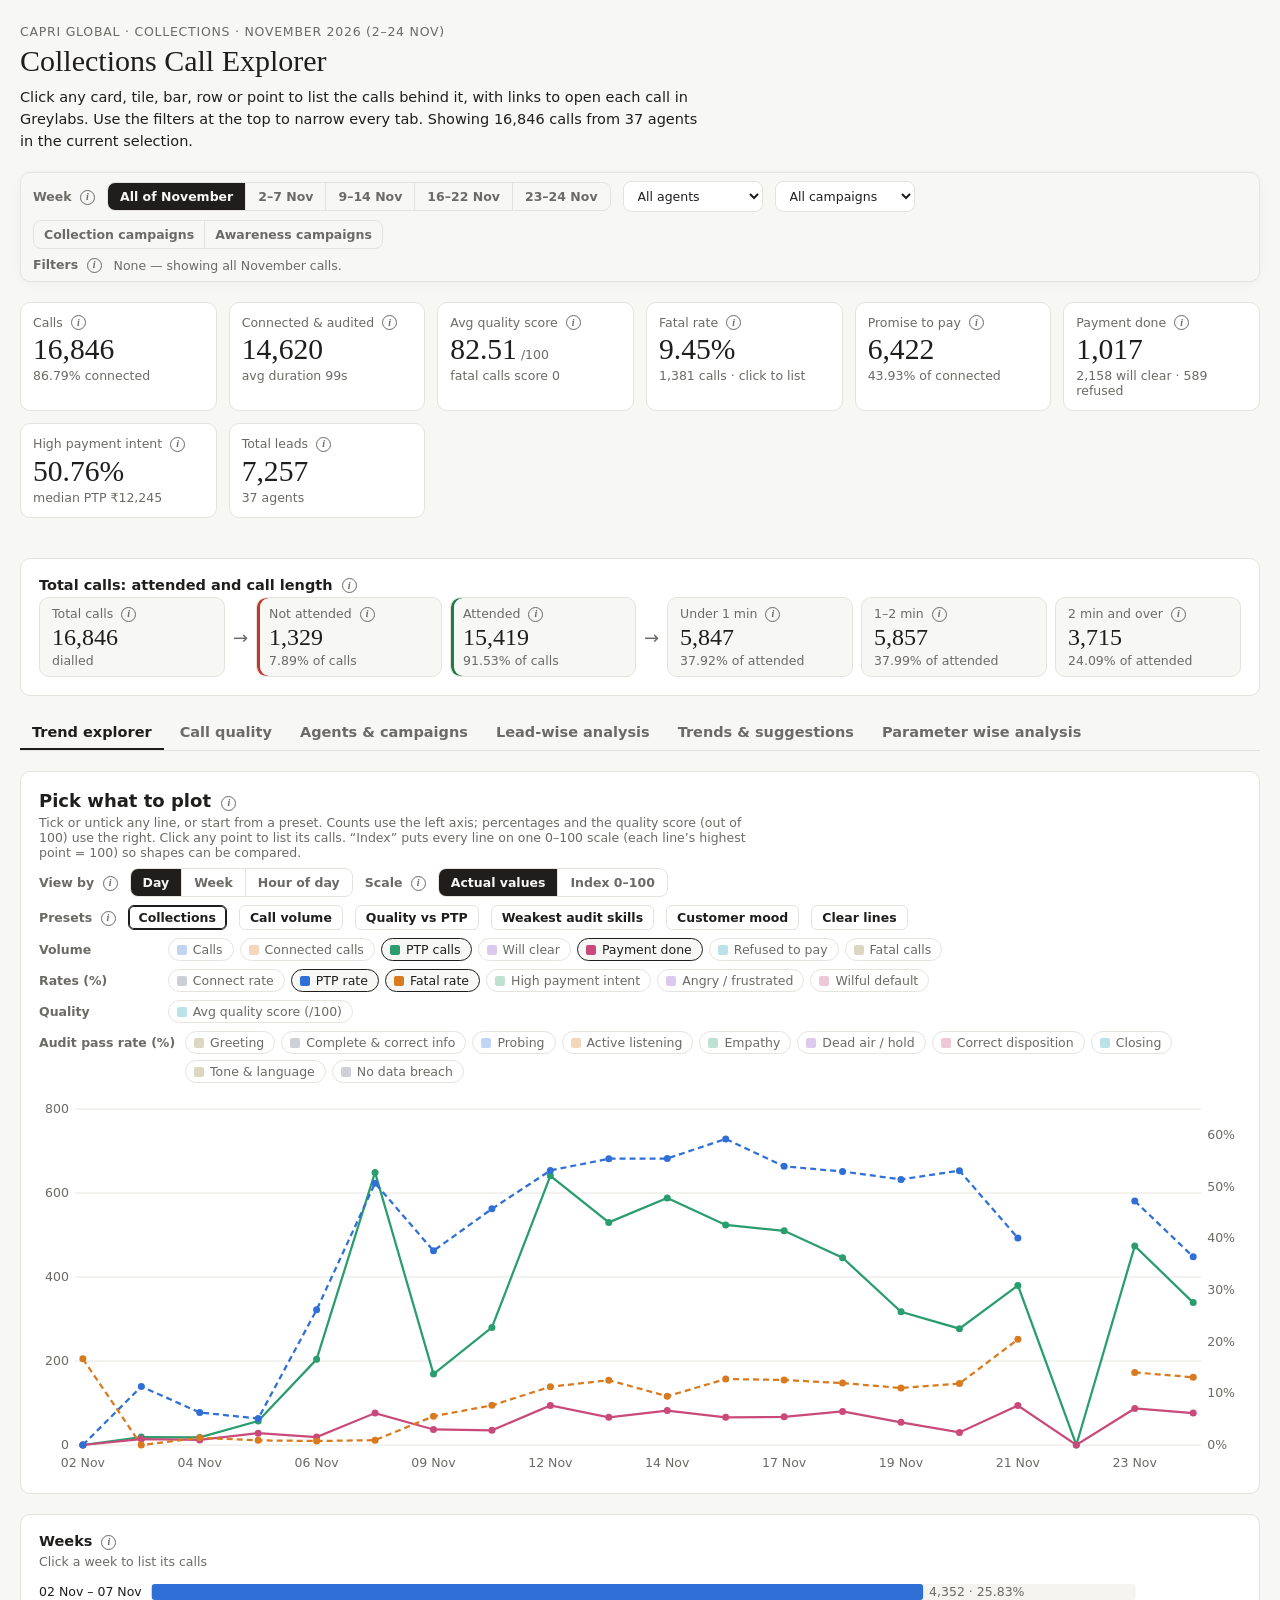
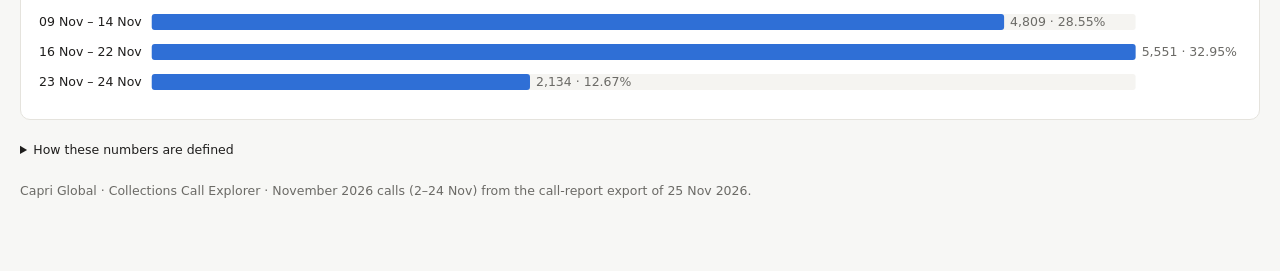
<file: index.html>
<!doctype html>
<html lang="en-IN">
<head>
<meta charset="utf-8">
<meta name="viewport" content="width=device-width, initial-scale=1, viewport-fit=cover">
<title>Capri Global – Collections Call Explorer (Nov 2026)</title>
<link rel="icon" href="data:image/svg+xml,<svg xmlns=%22http://www.w3.org/2000/svg%22 viewBox=%220 0 100 100%22><text y=%22.9em%22 font-size=%2290%22>📞</text></svg>">
<link rel="stylesheet" href="theme.css">
<link rel="stylesheet" href="styles.css">
</head>
<body>
<div id="dash-root">
<div class="cg">
<header class="cg-head" id="top">
  <div class="cg-eyebrow">Capri Global · Collections · November 2026 (2–24 Nov)</div>
  <h1 class="cg-title">Collections Call Explorer</h1>
  <p class="cg-lede" id="lede">Click any card, tile, bar, row or point to list the calls behind it, with links to open each call in Greylabs. Use the filters at the top to narrow every tab. Showing <span class="dash-skeleton" data-draw="val" data-source="kpis" data-field="calls" data-fmt="int" data-row="0"></span> calls from <span class="dash-skeleton" data-draw="val" data-source="kpis" data-field="agents" data-fmt="int" data-row="0"></span> agents in the current selection.</p>
</header>

<div class="cg-filters" id="filters">
  <div class="cg-frow">
    <span class="cg-flabel">Week <span class="cg-i" tabindex="0" role="img" aria-label="Limits every tab to one calling week (Monday start). “All of November” shows every call." data-info="Limits every tab to one calling week (Monday start). “All of November” shows every call.">i</span></span>
    <div class="cg-seg" role="group" aria-label="Week" data-seg="week"><button type="button" data-v="" aria-pressed="false">All of November</button><button type="button" data-v="02 Nov – 07 Nov" aria-pressed="false">2–7 Nov</button><button type="button" data-v="09 Nov – 14 Nov" aria-pressed="false">9–14 Nov</button><button type="button" data-v="16 Nov – 22 Nov" aria-pressed="false">16–22 Nov</button><button type="button" data-v="23 Nov – 24 Nov" aria-pressed="false">23–24 Nov</button></div>
    <select class="dash-select" data-draw="opts" data-dim="agent" data-all="All agents" data-source="options" aria-label="Agent"></select>
        <select class="dash-select" data-draw="opts" data-dim="campaign" data-all="All campaigns" data-source="options" aria-label="Campaign"></select>
    <div class="cg-seg cg-ctype" role="group" aria-label="Campaign type"><button type="button" data-ctype="Collection" aria-pressed="false" title="Campaigns whose name does not start with PDM">Collection campaigns</button><button type="button" data-ctype="Awareness" aria-pressed="false" title="Campaigns whose name starts with PDM">Awareness campaigns</button></div>
  </div>
  <div class="cg-frow cg-active" id="active-filters">
    <span class="cg-flabel">Filters <span class="cg-i" tabindex="0" role="img" aria-label="Filters currently applied to every tab. Remove one with ✕ or use Clear all. Agent and campaign menus and the Collection / Awareness buttons sit on the left." data-info="Filters currently applied to every tab. Remove one with ✕ or use Clear all. Agent and campaign menus and the Collection / Awareness buttons sit on the left.">i</span></span>
    <span class="cg-nofilter">None — showing all November calls.</span>
    <span class="cg-chips" data-draw="chips"></span>
    <button type="button" class="cg-linkbtn" data-clear hidden>Clear all</button>
  </div>
</div>

<div class="cg-kpis" id="kpis">
  <button type="button" class="cg-kpi" id="k-calls" data-kpi="all" aria-pressed="false"><span class="cg-kpi-l">Calls <span class="cg-i" aria-hidden="true" data-info="Every call in the current selection, one row per call in the export, whether or not the customer picked up. Source: the dialer’s call record. Click to list all these calls.">i</span></span><span class="cg-kpi-v"><span class="dash-skeleton" data-draw="val" data-source="kpis" data-field="calls" data-fmt="int" data-row="0"></span></span><span class="cg-kpi-s"><span class="dash-skeleton" data-draw="val" data-source="kpis" data-field="connect_rate" data-fmt="pct" data-row="0"></span> connected</span></button>
  <button type="button" class="cg-kpi" id="k-conn" data-kpi="connected" aria-pressed="false"><span class="cg-kpi-l">Connected &amp; audited <span class="cg-i" aria-hidden="true" data-info="Calls with enough two-way conversation for the AI audit to score them; calls with too little speech, no transcript or voicemail are excluded. Every rate on the page (fatal, PTP, intent, score) is a share of these calls. Source: the AI audit of the call recording/transcript. Click to list them.">i</span></span><span class="cg-kpi-v"><span class="dash-skeleton" data-draw="val" data-source="kpis" data-field="connected" data-fmt="int" data-row="0"></span></span><span class="cg-kpi-s">avg duration <span class="dash-skeleton" data-draw="val" data-source="kpis" data-field="avg_duration_sec" data-fmt="sec" data-row="0"></span></span></button>
  <button type="button" class="cg-kpi" id="k-score" data-kpi="connected" aria-pressed="false"><span class="cg-kpi-l">Avg quality score <span class="cg-i" aria-hidden="true" data-info="Average audit score out of 100 across connected &amp; audited calls. Each call’s score is the points it earned divided by the points applicable to it (out of 100); any call with a fatal error scores 0. Per call, then averaged. Source: the AI audit of the call recording/transcript. Click to list the calls behind it.">i</span></span><span class="cg-kpi-v"><span class="dash-skeleton" data-draw="val" data-source="kpis" data-field="avg_score" data-fmt="score" data-row="0"></span><small> /100</small></span><span class="cg-kpi-s">fatal calls score 0</span></button>
  <button type="button" class="cg-kpi" id="k-fatal" data-kpi="fatal" aria-pressed="false"><span class="cg-kpi-l">Fatal rate <span class="cg-i" aria-hidden="true" data-info="Share of connected &amp; audited calls that the audit marked fatal (at least one zero-tolerance error, e.g. wrong disposition tag, conduct breach). Per call. Source: the AI audit of the call recording/transcript. Click to list the fatal calls.">i</span></span><span class="cg-kpi-v"><span class="dash-skeleton" data-draw="val" data-source="kpis" data-field="fatal_rate" data-fmt="pct" data-row="0"></span></span><span class="cg-kpi-s"><span class="dash-skeleton" data-draw="val" data-source="kpis" data-field="fatal_calls" data-fmt="int" data-row="0"></span> calls · click to list</span></button>
  <button type="button" class="cg-kpi" id="k-ptp" data-kpi="ptp" aria-pressed="false"><span class="cg-kpi-l">Promise to pay <span class="cg-i" aria-hidden="true" data-info="Connected calls whose AI-detected outcome was Promise To Pay, Penal PTP or NACH PTP, and their share of connected calls. Judged from what the customer said on the call, not from the agent’s tag. Source: the AI audit of the call recording/transcript. Click to list them.">i</span></span><span class="cg-kpi-v"><span class="dash-skeleton" data-draw="val" data-source="kpis" data-field="ptp_calls" data-fmt="int" data-row="0"></span></span><span class="cg-kpi-s"><span class="dash-skeleton" data-draw="val" data-source="kpis" data-field="ptp_rate" data-fmt="pct" data-row="0"></span> of connected</span></button>
  <button type="button" class="cg-kpi" id="k-paid" data-kpi="paid" aria-pressed="false"><span class="cg-kpi-l">Payment done <span class="cg-i" aria-hidden="true" data-info="Connected calls where the customer said the payment was already made (AI-detected outcome “Payment Done”). Customer statement, not a verified collection. “Will clear” = said they will pay soon; “refused” = refused to pay. Source: the AI audit of the call recording/transcript. Click to list them.">i</span></span><span class="cg-kpi-v"><span class="dash-skeleton" data-draw="val" data-source="kpis" data-field="payment_done" data-fmt="int" data-row="0"></span></span><span class="cg-kpi-s"><span class="dash-skeleton" data-draw="val" data-source="kpis" data-field="will_clear" data-fmt="int" data-row="0"></span> will clear · <span class="dash-skeleton" data-draw="val" data-source="kpis" data-field="refused" data-fmt="int" data-row="0"></span> refused</span></button>
  <button type="button" class="cg-kpi" id="k-intent" data-kpi="high" aria-pressed="false"><span class="cg-kpi-l">High payment intent <span class="cg-i" aria-hidden="true" data-info="Share of connected calls where the AI judged the customer’s willingness to pay as High, from the conversation. Median PTP is the middle amount promised on PTP calls that captured an amount. Source: the AI audit of the call recording/transcript. Click to list the high-intent calls.">i</span></span><span class="cg-kpi-v"><span class="dash-skeleton" data-draw="val" data-source="kpis" data-field="high_intent_pct" data-fmt="pct" data-row="0"></span></span><span class="cg-kpi-s">median PTP <span class="dash-skeleton" data-draw="val" data-source="kpis" data-field="median_ptp_amount" data-fmt="inr" data-row="0"></span></span></button>
  <button type="button" class="cg-kpi" id="k-leads" data-kpi="leads" aria-pressed="false"><span class="cg-kpi-l">Total leads <span class="cg-i" aria-hidden="true" data-info="Unique leads (loan accounts) called in the selection — several calls to the same loan count once. Loan numbers are masked. Source: the dialer’s call record. Click to list all calls that have a lead.">i</span></span><span class="cg-kpi-v"><span class="dash-skeleton" data-draw="val" data-source="kpis" data-field="leads" data-fmt="int" data-row="0"></span></span><span class="cg-kpi-s"><span class="dash-skeleton" data-draw="val" data-source="kpis" data-field="agents" data-fmt="int" data-row="0"></span> agents</span></button>
</div>

<div class="cg-pwcalls" data-draw="pwcalls" data-source="pw_call_list" data-for="kpi" data-static="1"></div>

<div class="cg-card cg-attend" id="attendance">
  <h3 class="cg-h3">Total calls: attended and call length <span class="cg-i" tabindex="0" role="img" aria-label="Whether the customer picked up, and how long picked-up calls lasted. Attended / not attended comes from the dialer status (Connected / Not Connected); length is the full call duration. Source: the dialer’s call record. Click any tile to list its calls." data-info="Whether the customer picked up, and how long picked-up calls lasted. Attended / not attended comes from the dialer status (Connected / Not Connected); length is the full call duration. Source: the dialer’s call record. Click any tile to list its calls.">i</span></h3>
  <div class="cg-tiles">
    <div class="cg-tile " id="a-total"><span class="cg-tile-l">Total calls <span class="cg-i" aria-hidden="true" data-info="Every call dialled in the selection. Source: the dialer’s call record. Click to list them.">i</span></span><span class="cg-tile-v"><span class="dash-skeleton" data-draw="val" data-source="attendance" data-field="calls" data-fmt="int" data-row="0"></span></span><span class="cg-tile-s">dialled</span></div>
    <span class="cg-arrow" aria-hidden="true">→</span>
    <button type="button" class="cg-tile cg-bad" id="a-not" data-af="attend" data-av="Not attended" aria-pressed="false"><span class="cg-tile-l">Not attended <span class="cg-i" aria-hidden="true" data-info="Calls the dialer marked Not Connected — the customer did not pick up or the call failed. Source: the dialer’s call record. Click to list them.">i</span></span><span class="cg-tile-v"><span class="dash-skeleton" data-draw="val" data-source="attendance" data-field="not_attended" data-fmt="int" data-row="0"></span></span><span class="cg-tile-s"><span class="dash-skeleton" data-draw="val" data-source="attendance" data-field="not_attended_pct" data-fmt="pct" data-row="0"></span> of calls</span></button>
    <button type="button" class="cg-tile cg-ok" id="a-att" data-af="attend" data-av="Attended" aria-pressed="false"><span class="cg-tile-l">Attended <span class="cg-i" aria-hidden="true" data-info="Calls the dialer marked Connected — the customer picked up. Some attended calls are too short to audit, so this is higher than Connected &amp; audited. Source: the dialer’s call record. Click to list them.">i</span></span><span class="cg-tile-v"><span class="dash-skeleton" data-draw="val" data-source="attendance" data-field="attended" data-fmt="int" data-row="0"></span></span><span class="cg-tile-s"><span class="dash-skeleton" data-draw="val" data-source="attendance" data-field="attended_pct" data-fmt="pct" data-row="0"></span> of calls</span></button>
    <span class="cg-arrow" aria-hidden="true">→</span>
    <button type="button" class="cg-tile " id="a-u1" data-af="dband" data-av="Under 1 min" aria-pressed="false"><span class="cg-tile-l">Under 1 min <span class="cg-i" aria-hidden="true" data-info="Attended calls shorter than 60 seconds, by full call duration. Source: the dialer’s call record. Click to list them.">i</span></span><span class="cg-tile-v"><span class="dash-skeleton" data-draw="val" data-source="attendance" data-field="under_1min" data-fmt="int" data-row="0"></span></span><span class="cg-tile-s"><span class="dash-skeleton" data-draw="val" data-source="attendance" data-field="under_1min_pct" data-fmt="pct" data-row="0"></span> of attended</span></button>
    <button type="button" class="cg-tile " id="a-12" data-af="dband" data-av="1–2 min" aria-pressed="false"><span class="cg-tile-l">1–2 min <span class="cg-i" aria-hidden="true" data-info="Attended calls lasting 60 to 119 seconds. Source: the dialer’s call record. Click to list them.">i</span></span><span class="cg-tile-v"><span class="dash-skeleton" data-draw="val" data-source="attendance" data-field="min_1_2" data-fmt="int" data-row="0"></span></span><span class="cg-tile-s"><span class="dash-skeleton" data-draw="val" data-source="attendance" data-field="min_1_2_pct" data-fmt="pct" data-row="0"></span> of attended</span></button>
    <button type="button" class="cg-tile " id="a-o2" data-af="dband" data-av="2 min and over" aria-pressed="false"><span class="cg-tile-l">2 min and over <span class="cg-i" aria-hidden="true" data-info="Attended calls lasting 2 minutes or longer. Source: the dialer’s call record. Click to list them.">i</span></span><span class="cg-tile-v"><span class="dash-skeleton" data-draw="val" data-source="attendance" data-field="over_2min" data-fmt="int" data-row="0"></span></span><span class="cg-tile-s"><span class="dash-skeleton" data-draw="val" data-source="attendance" data-field="over_2min_pct" data-fmt="pct" data-row="0"></span> of attended</span></button>
  </div>
  <div class="cg-pwcalls" data-draw="pwcalls" data-source="pw_call_list" data-for="att" data-static="1"></div>
</div>

<nav class="cg-tabs" role="tablist" aria-label="Explorer sections">
  <button class="cg-tab" role="tab" aria-controls="trend" aria-selected="true">Trend explorer</button>
  <button class="cg-tab" role="tab" aria-controls="quality" aria-selected="false">Call quality</button>
  <button class="cg-tab" role="tab" aria-controls="agents" aria-selected="false">Agents &amp; campaigns</button>
  <button class="cg-tab" role="tab" aria-controls="leads" aria-selected="false">Lead-wise analysis</button>
  <button class="cg-tab" role="tab" aria-controls="insights" aria-selected="false">Trends &amp; suggestions</button>
  <button class="cg-tab" role="tab" aria-controls="params" aria-selected="false">Parameter wise analysis</button>
</nav>

<section class="cg-sec" id="trend" role="tabpanel">
  <div class="cg-card" id="trend-card">
    <h2 class="cg-h2">Pick what to plot <span class="cg-i" tabindex="0" role="img" aria-label="Plot any measure by day, week or hour of day. Counts use the left axis; percentages and the quality score (out of 100) use the right. “Index” rescales each line so its highest point is 100, to compare shapes. Volumes from the dialer, outcomes and scores from the AI audit. Click any point to list that day’s, week’s or hour’s calls." data-info="Plot any measure by day, week or hour of day. Counts use the left axis; percentages and the quality score (out of 100) use the right. “Index” rescales each line so its highest point is 100, to compare shapes. Volumes from the dialer, outcomes and scores from the AI audit. Click any point to list that day’s, week’s or hour’s calls.">i</span></h2>
    <p class="cg-sub">Tick or untick any line, or start from a preset. Counts use the left axis; percentages and the quality score (out of 100) use the right. Click any point to list its calls. “Index” puts every line on one 0–100 scale (each line’s highest point = 100) so shapes can be compared.</p>
    <div class="cg-ctl">
      <span class="cg-flabel">View by <span class="cg-i" tabindex="0" role="img" aria-label="Group the trend by calendar day, calling week or hour of day the call started." data-info="Group the trend by calendar day, calling week or hour of day the call started.">i</span></span><div class="cg-seg" role="group" aria-label="View by" data-seg="grain"><button type="button" data-v="day" aria-pressed="false">Day</button><button type="button" data-v="week" aria-pressed="false">Week</button><button type="button" data-v="hour" aria-pressed="false">Hour of day</button></div>
      <span class="cg-flabel">Scale <span class="cg-i" tabindex="0" role="img" aria-label="Actual values, or an index where each line’s highest point = 100 so different measures can be compared by shape." data-info="Actual values, or an index where each line’s highest point = 100 so different measures can be compared by shape.">i</span></span><div class="cg-seg" role="group" aria-label="Scale" data-seg="scale"><button type="button" data-v="actual" aria-pressed="false">Actual values</button><button type="button" data-v="index" aria-pressed="false">Index 0–100</button></div>
    </div>
    <div class="cg-presets" id="presets">
      <span class="cg-flabel">Presets <span class="cg-i" tabindex="0" role="img" aria-label="Ready-made sets of lines to plot. You can still tick or untick any line afterwards." data-info="Ready-made sets of lines to plot. You can still tick or untick any line afterwards.">i</span></span>
      <button type="button" class="cg-linkbtn" data-preset="collections" aria-pressed="true">Collections</button>
      <button type="button" class="cg-linkbtn" data-preset="volume" aria-pressed="false">Call volume</button>
      <button type="button" class="cg-linkbtn" data-preset="quality" aria-pressed="false">Quality vs PTP</button>
      <button type="button" class="cg-linkbtn" data-preset="softskills" aria-pressed="false">Weakest audit skills</button>
      <button type="button" class="cg-linkbtn" data-preset="customer" aria-pressed="false">Customer mood</button>
      <button type="button" class="cg-linkbtn" data-preset="" aria-pressed="false">Clear lines</button>
    </div>
    <div class="cg-toggles" id="series">
<div class="cg-tg"><b>Volume</b><div class="cg-tg-items"><label class="cg-tgl"><input type="checkbox" data-s="calls"><i class="cg-sw" data-s="calls"></i>Calls</label><label class="cg-tgl"><input type="checkbox" data-s="connected"><i class="cg-sw" data-s="connected"></i>Connected calls</label><label class="cg-tgl on"><input type="checkbox" data-s="ptp_calls" checked><i class="cg-sw" data-s="ptp_calls"></i>PTP calls</label><label class="cg-tgl"><input type="checkbox" data-s="will_clear"><i class="cg-sw" data-s="will_clear"></i>Will clear</label><label class="cg-tgl on"><input type="checkbox" data-s="payment_done" checked><i class="cg-sw" data-s="payment_done"></i>Payment done</label><label class="cg-tgl"><input type="checkbox" data-s="refused"><i class="cg-sw" data-s="refused"></i>Refused to pay</label><label class="cg-tgl"><input type="checkbox" data-s="fatal_calls"><i class="cg-sw" data-s="fatal_calls"></i>Fatal calls</label></div></div>
<div class="cg-tg"><b>Rates (%)</b><div class="cg-tg-items"><label class="cg-tgl"><input type="checkbox" data-s="connect_rate"><i class="cg-sw" data-s="connect_rate"></i>Connect rate</label><label class="cg-tgl on"><input type="checkbox" data-s="ptp_rate" checked><i class="cg-sw" data-s="ptp_rate"></i>PTP rate</label><label class="cg-tgl on"><input type="checkbox" data-s="fatal_rate" checked><i class="cg-sw" data-s="fatal_rate"></i>Fatal rate</label><label class="cg-tgl"><input type="checkbox" data-s="high_intent_pct"><i class="cg-sw" data-s="high_intent_pct"></i>High payment intent</label><label class="cg-tgl"><input type="checkbox" data-s="angry_pct"><i class="cg-sw" data-s="angry_pct"></i>Angry / frustrated</label><label class="cg-tgl"><input type="checkbox" data-s="wilful_pct"><i class="cg-sw" data-s="wilful_pct"></i>Wilful default</label></div></div>
<div class="cg-tg"><b>Quality</b><div class="cg-tg-items"><label class="cg-tgl"><input type="checkbox" data-s="avg_score"><i class="cg-sw" data-s="avg_score"></i>Avg quality score (/100)</label></div></div>
<div class="cg-tg"><b>Audit pass rate (%)</b><div class="cg-tg-items"><label class="cg-tgl"><input type="checkbox" data-s="p_greet"><i class="cg-sw" data-s="p_greet"></i>Greeting</label><label class="cg-tgl"><input type="checkbox" data-s="p_info"><i class="cg-sw" data-s="p_info"></i>Complete &amp; correct info</label><label class="cg-tgl"><input type="checkbox" data-s="p_probe"><i class="cg-sw" data-s="p_probe"></i>Probing</label><label class="cg-tgl"><input type="checkbox" data-s="p_listen"><i class="cg-sw" data-s="p_listen"></i>Active listening</label><label class="cg-tgl"><input type="checkbox" data-s="p_empathy"><i class="cg-sw" data-s="p_empathy"></i>Empathy</label><label class="cg-tgl"><input type="checkbox" data-s="p_hold"><i class="cg-sw" data-s="p_hold"></i>Dead air / hold</label><label class="cg-tgl"><input type="checkbox" data-s="p_dispo"><i class="cg-sw" data-s="p_dispo"></i>Correct disposition</label><label class="cg-tgl"><input type="checkbox" data-s="p_closing"><i class="cg-sw" data-s="p_closing"></i>Closing</label><label class="cg-tgl"><input type="checkbox" data-s="p_tone"><i class="cg-sw" data-s="p_tone"></i>Tone &amp; language</label><label class="cg-tgl"><input type="checkbox" data-s="p_datasec"><i class="cg-sw" data-s="p_datasec"></i>No data breach</label></div></div>
    </div>
    <div class="cg-chart cg-xl" data-draw="trend" data-source="trend" style="min-height:380px"></div>
    <div class="cg-pwcalls" data-draw="pwcalls" data-source="pw_call_list" data-for="tday"></div><div class="cg-pwcalls" data-draw="pwcalls" data-source="pw_call_list" data-for="tweek"></div><div class="cg-pwcalls" data-draw="pwcalls" data-source="pw_call_list" data-for="thour"></div>
  </div>
  <div class="cg-grid2">
    <div class="cg-card" id="c-week"><h3 class="cg-h3">Weeks <span class="cg-i" tabindex="0" role="img" aria-label="Calls per calling week (Monday start). Bars can show calls, PTP rate, fatal rate or average score (per call, averaged). Worked out by this dashboard from the call export. Click a week to list its calls." data-info="Calls per calling week (Monday start). Bars can show calls, PTP rate, fatal rate or average score (per call, averaged). Worked out by this dashboard from the call export. Click a week to list its calls.">i</span></h3><p class=cg-sub>Click a week to list its calls</p><div class="cg-chart" style="min-height:100px" data-draw="cbar" data-source="by_week" data-dim="week" data-sort="key" data-mgroup="bm" data-aria="Bar chart by week"></div><div class="cg-pwcalls" data-draw="pwcalls" data-source="pw_call_list" data-for="week"></div></div>
    
  </div>
</section>



<section class="cg-sec" id="quality" role="tabpanel" hidden>
  <div class="cg-card" id="c-params"><h3 class="cg-h3">Audit parameter pass rate <span class="cg-i" tabindex="0" role="img" aria-label="For each audit check, the share of connected calls where it was assessed and passed. Each check is judged by the AI on the transcript; some checks only apply to some calls. Per call. Source: the AI audit of the call recording/transcript. Click a check to list the calls that failed it." data-info="For each audit check, the share of connected calls where it was assessed and passed. Each check is judged by the AI on the transcript; some checks only apply to some calls. Per call. Source: the AI audit of the call recording/transcript. Click a check to list the calls that failed it.">i</span></h3><p class=cg-sub>Click a parameter to list the calls that failed it. Green ≥ 90%, amber 75–90%, red &lt; 75%.</p><div class="cg-chart" style="min-height:520px" data-draw="cbar" data-source="by_param" data-dim="param" data-key="param" data-label="parameter" data-measure="pass_rate" data-mfmt="pct" data-mlabel="Pass rate" data-max100="1" data-tone="pass" data-sort="none" data-tip="pass_rate:pct:Pass rate,assessed:int:Assessed,failed:int:Failed,fatal:int:Fatal" data-aria="Bar chart of audit parameter pass rates"></div><div class="cg-pwcalls" data-draw="pwcalls" data-source="pw_call_list" data-for="param"></div></div>
  <div class="cg-card" id="c-fatalp"><h3 class="cg-h3">Fatal marks by parameter <span class="cg-i" tabindex="0" role="img" aria-label="How many calls each audit check marked fatal. One fatal mark sets the call’s score to 0. Counted per check, so a call fatal on two checks appears twice. Source: the AI audit of the call recording/transcript. Click a bar to list those calls." data-info="How many calls each audit check marked fatal. One fatal mark sets the call’s score to 0. Counted per check, so a call fatal on two checks appears twice. Source: the AI audit of the call recording/transcript. Click a bar to list those calls.">i</span></h3><div class="cg-chart" style="min-height:120px" data-draw="cbar" data-source="by_param" data-dim="pfatal" data-key="param" data-label="parameter" data-measure="fatal" data-mfmt="int" data-mlabel="Fatal marks" data-color="bad" data-limit="6" data-tip="fatal:int:Fatal marks,assessed:int:Assessed" data-aria="Bar chart of fatal marks by parameter"></div><div class="cg-pwcalls" data-draw="pwcalls" data-source="pw_call_list" data-for="pfatal"></div></div>
</section>

<section class="cg-sec" id="agents" role="tabpanel" hidden>
  <div class="cg-ctl"><span class="cg-flabel">Rank by <span class="cg-i" tabindex="0" role="img" aria-label="What the agent and campaign charts are ranked by. Rates only rank agents or campaigns with 30+ connected calls." data-info="What the agent and campaign charts are ranked by. Rates only rank agents or campaigns with 30+ connected calls.">i</span></span><div class="cg-seg" role="group" aria-label="Measure" data-seg="am"><button type="button" data-v="calls" aria-pressed="false">Calls</button><button type="button" data-v="ptp_rate" aria-pressed="false">PTP rate</button><button type="button" data-v="fatal_rate" aria-pressed="false">Fatal rate</button><button type="button" data-v="avg_score" aria-pressed="false">Avg score /100</button></div><span class="cg-hint">Rates only rank agents and campaigns with at least 30 connected calls.</span></div>
  <div class="cg-grid2">
    <div class="cg-card" id="c-agents"><h3 class="cg-h3">Agents — top 15 <span class="cg-i" tabindex="0" role="img" aria-label="Agents ranked by the measure chosen above: calls (from the dialer), or PTP rate, fatal rate or average score (from the AI audit, per call then averaged). Rates only rank agents with 30+ connected calls. Click an agent to list their calls." data-info="Agents ranked by the measure chosen above: calls (from the dialer), or PTP rate, fatal rate or average score (from the AI audit, per call then averaged). Rates only rank agents with 30+ connected calls. Click an agent to list their calls.">i</span></h3><p class=cg-sub>Click an agent to list their calls</p><div class="cg-chart" style="min-height:440px" data-draw="cbar" data-source="by_agent" data-dim="agent" data-mgroup="am" data-limit="15" data-minconn="30" data-aria="Bar chart of agents"></div><div class="cg-pwcalls" data-draw="pwcalls" data-source="pw_call_list" data-for="agent"></div></div>
    <div class="cg-card" id="c-campaigns"><h3 class="cg-h3">Campaigns <span class="cg-i" tabindex="0" role="img" aria-label="Dialer campaigns ranked by the measure chosen above. Campaign comes from the dialer record; rates from the AI audit. Click a campaign to list its calls." data-info="Dialer campaigns ranked by the measure chosen above. Campaign comes from the dialer record; rates from the AI audit. Click a campaign to list its calls.">i</span></h3><p class=cg-sub>Click a campaign to list its calls</p><div class="cg-chart" style="min-height:330px" data-draw="cbar" data-source="by_campaign" data-dim="campaign" data-mgroup="am" data-limit="15" data-minconn="30" data-color="1" data-aria="Bar chart of campaigns"></div><div class="cg-pwcalls" data-draw="pwcalls" data-source="pw_call_list" data-for="campaign"></div></div>
  </div>
  <div class="cg-card" id="t-agents">
    <h3 class="cg-h3">Agent scorecard <span class="cg-i" tabindex="0" role="img" aria-label="Every agent’s calls and connected calls (dialer + audit), average score out of 100, fatal rate and PTP rate (AI audit, per call). Agent-wise. Click a heading to sort, a row to list that agent’s calls." data-info="Every agent’s calls and connected calls (dialer + audit), average score out of 100, fatal rate and PTP rate (AI audit, per call). Agent-wise. Click a heading to sort, a row to list that agent’s calls.">i</span></h3>
    <p class="cg-sub">Click a heading to sort, a row to list that agent’s calls</p>
    <div class="cg-scroll cg-tall">
      <table class="cg-table cg-sortable" data-source="by_agent" data-row-key="agent" data-dim="agent2">
        <thead><tr><th data-field="agent" aria-sort="none">Agent <span class="cg-i" aria-hidden="true" data-info="The agent on the call, from the call record.">i</span></th><th class="cg-num" data-field="calls" data-fmt="int" aria-sort="descending">Calls <span class="cg-i" aria-hidden="true" data-info="Number of call records. From the dialer.">i</span></th><th class="cg-num" data-field="connected" data-fmt="int" aria-sort="none">Connected <span class="cg-i" aria-hidden="true" data-info="Calls with enough conversation for the AI audit to score.">i</span></th><th class="cg-num" data-field="avg_score" data-fmt="score" data-tone="score" aria-sort="none">Avg score /100 <span class="cg-i" aria-hidden="true" data-info="Average audit score out of 100, per call then averaged. Fatal calls score 0. From the AI audit.">i</span></th><th class="cg-num" data-field="fatal_rate" data-fmt="pct" data-tone="fatal" aria-sort="none">Fatal rate <span class="cg-i" aria-hidden="true" data-info="Share of connected calls marked fatal by the AI audit.">i</span></th><th class="cg-num" data-field="ptp_rate" data-fmt="pct" aria-sort="none">PTP rate <span class="cg-i" aria-hidden="true" data-info="Share of connected calls whose AI-detected outcome was a promise to pay.">i</span></th></tr></thead>
        <tbody data-draw="tbl"></tbody>
      </table>
    </div>
    <div class="cg-pwcalls" data-draw="pwcalls" data-source="pw_call_list" data-for="agent2"></div>
  </div>
</section>





<section class="cg-sec" id="leads" role="tabpanel" hidden>
  <p class="cg-sub" id="leads-intro">A lead is one loan account. Each lead’s November calls are combined to show how far it got — reached, promised to pay, paid — and how many calls it took. The page filters at the top (week, agent, campaign and so on) still apply. Click any card, bar or row to list the calls of those leads.</p>
  <div class="cg-frow cg-active" id="lead-filters">
    <span class="cg-flabel">Lead filters <span class="cg-i" tabindex="0" role="img" aria-label="Extra filters that apply only to the leads on this tab. Set them from a lead call list with “Filter whole page to this”." data-info="Extra filters that apply only to the leads on this tab. Set them from a lead call list with “Filter whole page to this”.">i</span></span>
    <span class="cg-lnofilter cg-hint">None — open a call list and use “Filter whole page to this” to filter leads.</span>
    <span class="cg-chips" data-draw="lchips"></span>
    <button type="button" class="cg-linkbtn" data-lclear hidden>Clear lead filters</button>
  </div>
  <div class="cg-kpis" id="lead-kpis">
    <button type="button" class="cg-kpi" id="lk-leads" data-lkpi="all" aria-pressed="false"><span class="cg-kpi-l">Total leads (called) <span class="cg-i" aria-hidden="true" data-info="Unique leads (loan accounts) with at least one call in the selection, and the average number of calls per lead. Lead-wise. Source: the dialer’s call record. Click to list all their calls.">i</span></span><span class="cg-kpi-v"><span class="dash-skeleton" data-draw="val" data-source="lead_kpis" data-field="leads" data-fmt="int" data-row="0"></span></span><span class="cg-kpi-s"><span class="dash-skeleton" data-draw="val" data-source="lead_kpis" data-field="calls_per_lead" data-fmt="dec2" data-row="0"></span> calls per lead</span></button>
    <button type="button" class="cg-kpi" id="lk-reached" data-lkpi="reached" aria-pressed="false"><span class="cg-kpi-l">Leads reached <span class="cg-i" aria-hidden="true" data-info="Leads with at least one connected &amp; audited call, and on average which call first reached them. Lead-wise, combining all of the lead’s calls. Source: the AI audit of the call recording/transcript. Click to list these leads’ calls.">i</span></span><span class="cg-kpi-v"><span class="dash-skeleton" data-draw="val" data-source="lead_kpis" data-field="reached" data-fmt="int" data-row="0"></span></span><span class="cg-kpi-s"><span class="dash-skeleton" data-draw="val" data-source="lead_kpis" data-field="reached_pct" data-fmt="pct" data-row="0"></span> of leads · first reached on call <span class="dash-skeleton" data-draw="val" data-source="lead_kpis" data-field="calls_to_connect" data-fmt="dec2" data-row="0"></span> on average</span></button>
    <button type="button" class="cg-kpi" id="lk-promised" data-lkpi="promised" aria-pressed="false"><span class="cg-kpi-l">Promised to pay / will clear <span class="cg-i" aria-hidden="true" data-info="Leads that promised to pay, said they will clear, or said they had paid on at least one call. Lead-wise, from the AI-detected outcomes of all the lead’s calls. Click to list these leads’ calls.">i</span></span><span class="cg-kpi-v"><span class="dash-skeleton" data-draw="val" data-source="lead_kpis" data-field="promised" data-fmt="int" data-row="0"></span></span><span class="cg-kpi-s"><span class="dash-skeleton" data-draw="val" data-source="lead_kpis" data-field="promised_pct" data-fmt="pct" data-row="0"></span> of leads</span></button>
    <button type="button" class="cg-kpi" id="lk-paid" data-lkpi="paid" aria-pressed="false"><span class="cg-kpi-l">Leads paid <span class="cg-i" aria-hidden="true" data-info="Leads where at least one call’s AI-detected outcome was Payment Done (customer said they paid). Lead-wise; not a verified collection. Click to list these leads’ calls.">i</span></span><span class="cg-kpi-v"><span class="dash-skeleton" data-draw="val" data-source="lead_kpis" data-field="paid" data-fmt="int" data-row="0"></span></span><span class="cg-kpi-s"><span class="dash-skeleton" data-draw="val" data-source="lead_kpis" data-field="paid_pct" data-fmt="pct" data-row="0"></span> of leads</span></button>
    <button type="button" class="cg-kpi" id="lk-multi" data-lkpi="multi" aria-pressed="false"><span class="cg-kpi-l">Handled by 2+ agents <span class="cg-i" aria-hidden="true" data-info="Leads that more than one agent called in the selection. Lead-wise, from the agent on each call record. Click to list these leads’ calls.">i</span></span><span class="cg-kpi-v"><span class="dash-skeleton" data-draw="val" data-source="lead_kpis" data-field="multi_agent_pct" data-fmt="pct" data-row="0"></span></span><span class="cg-kpi-s">of leads</span></button>
  </div>
  <div class="cg-pwcalls" data-draw="pwcalls" data-source="lead_call_list" data-for="Lkpi" data-static="1"></div>
  <div class="cg-grid2">
    <div class="cg-card" id="l-funnel"><h3 class="cg-h3">Lead funnel <span class="cg-i" tabindex="0" role="img" aria-label="How many leads reached each stage at least once: called, reached (connected call), promised or will clear, paid. Lead-wise, combining all of a lead’s calls; outcomes from the AI audit. Click a stage to list its leads’ calls." data-info="How many leads reached each stage at least once: called, reached (connected call), promised or will clear, paid. Lead-wise, combining all of a lead’s calls; outcomes from the AI audit. Click a stage to list its leads’ calls.">i</span></h3><p class=cg-sub>Leads reaching each stage at least once in November</p><div class="cg-chart" style="min-height:130px" data-draw="lbar" data-source="lead_funnel" data-dim="Lstage" data-key="stage" data-label="stage" data-measure="leads" data-tip="leads" data-color="ok" data-aria="Bar chart of the lead funnel"></div><div class="cg-pwcalls" data-draw="pwcalls" data-source="lead_call_list" data-for="Lstage"></div></div>
    <div class="cg-card" id="l-status"><h3 class="cg-h3">Best outcome reached per lead <span class="cg-i" tabindex="0" role="img" aria-label="The furthest each lead got across all its calls: Paid beats Promised to pay, then Will clear, Callback, Refused, Other connected; Not reached means no connected call. Lead-wise, from AI-detected outcomes. Click a bar to list those leads’ calls." data-info="The furthest each lead got across all its calls: Paid beats Promised to pay, then Will clear, Callback, Refused, Other connected; Not reached means no connected call. Lead-wise, from AI-detected outcomes. Click a bar to list those leads’ calls.">i</span></h3><p class=cg-sub>Paid beats promised, which beats will clear, and so on. Click to filter leads.</p><div class="cg-chart" style="min-height:220px" data-draw="lbar" data-source="lead_by_status" data-dim="Lstatus" data-key="status" data-aria="Bar chart of leads by best outcome"></div><div class="cg-pwcalls" data-draw="pwcalls" data-source="lead_call_list" data-for="Lstatus"></div></div>
  </div>
  <div class="cg-ctl"><span class="cg-flabel">Show bars as <span class="cg-i" tabindex="0" role="img" aria-label="What each bar measures: number of calls, PTP rate, fatal rate (shares of connected calls) or average score out of 100." data-info="What each bar measures: number of calls, PTP rate, fatal rate (shares of connected calls) or average score out of 100.">i</span></span><div class="cg-seg" role="group" aria-label="Lead measure" data-lseg><button type="button" data-v="leads" aria-pressed="true">Leads</button><button type="button" data-v="reached_pct" aria-pressed="false">% reached</button><button type="button" data-v="promised_pct" aria-pressed="false">% promised</button><button type="button" data-v="paid_pct" aria-pressed="false">% paid</button><button type="button" data-v="calls_per_lead" aria-pressed="false">Calls per lead</button></div><span class="cg-hint">Click any bar to filter the leads; click again to clear.</span></div>
  <div class="cg-grid2">
    <div class="cg-card" id="l-att"><h3 class="cg-h3">Calls per lead <span class="cg-i" tabindex="0" role="img" aria-label="How many times each lead was called in the selection, in bands. Lead-wise, counted from the call records. Click a band to list those leads’ calls." data-info="How many times each lead was called in the selection, in bands. Lead-wise, counted from the call records. Click a band to list those leads’ calls.">i</span></h3><p class=cg-sub>How many times each lead was called</p><div class="cg-chart" style="min-height:160px" data-draw="lbar" data-source="lead_by_attempts" data-dim="Latt" data-key="attempts" data-aria="Bar chart of leads by number of calls"></div><div class="cg-pwcalls" data-draw="pwcalls" data-source="lead_call_list" data-for="Latt"></div></div>
    
    <div class="cg-card" id="l-emi"><h3 class="cg-h3">EMI amount <span class="cg-i" tabindex="0" role="img" aria-label="The lead’s monthly instalment from the loan record, in bands; “Unknown” means no EMI recorded. Lead-wise. Click a band to list those leads’ calls." data-info="The lead’s monthly instalment from the loan record, in bands; “Unknown” means no EMI recorded. Lead-wise. Click a band to list those leads’ calls.">i</span></h3><div class="cg-chart" style="min-height:190px" data-draw="lbar" data-source="lead_by_emi_band" data-dim="Lemi" data-key="emi_band" data-color="2" data-aria="Bar chart of leads by EMI band"></div><div class="cg-pwcalls" data-draw="pwcalls" data-source="lead_call_list" data-for="Lemi"></div></div>
    <div class="cg-card" id="l-cycle"><h3 class="cg-h3">EMI cycle <span class="cg-i" tabindex="0" role="img" aria-label="The EMI due-date cycle on the loan record (day 5 or day 10 of the month). Lead-wise. Click a cycle to list those leads’ calls." data-info="The EMI due-date cycle on the loan record (day 5 or day 10 of the month). Lead-wise. Click a cycle to list those leads’ calls.">i</span></h3><p class=cg-sub>Due-date cycle of the loan</p><div class="cg-chart" style="min-height:100px" data-draw="lbar" data-source="lead_by_cycle" data-dim="Lcycle" data-key="cycle" data-color="3" data-aria="Bar chart of leads by EMI cycle"></div><div class="cg-pwcalls" data-draw="pwcalls" data-source="lead_call_list" data-for="Lcycle"></div></div>
  </div>
  
  <div class="cg-card" id="t-leads">
    <h3 class="cg-h3">Lead list <span class="cg-i" tabindex="0" role="img" aria-label="Up to 300 leads, most-called first, with dates and outcomes combined from all their calls. Loan and mobile numbers are masked to the last 4 digits. Lead-wise. Click a date, outcome or PTP amount to open that call; click anything else to list all the lead’s calls." data-info="Up to 300 leads, most-called first, with dates and outcomes combined from all their calls. Loan and mobile numbers are masked to the last 4 digits. Lead-wise. Click a date, outcome or PTP amount to open that call; click anything else to list all the lead’s calls.">i</span></h3>
    <p class="cg-sub">Up to 300 leads in the selection, most-called first. Click a date, outcome, intent or PTP amount to open that exact call in Greylabs; click anything else in a row to list all of that lead’s calls with their links. Click a heading to sort.</p>
    <div class="cg-scroll cg-tall">
      <table class="cg-table cg-sortable" data-source="lead_list" data-row-key="lan">
        <thead><tr><th data-field="lan_masked" aria-sort="none">Loan account (masked) <span class="cg-i" aria-hidden="true" data-info="Loan account number, masked to the last 4 digits.">i</span></th><th data-field="mobile_masked" aria-sort="none">Mobile (masked) <span class="cg-i" aria-hidden="true" data-info="Customer mobile number, masked to the last 4 digits.">i</span></th><th data-field="prod" aria-sort="none">Product <span class="cg-i" aria-hidden="true" data-info="Loan product (deal category) from the loan record.">i</span></th><th class="cg-num" data-field="emi" data-fmt="inr" aria-sort="none">EMI <span class="cg-i" aria-hidden="true" data-info="Monthly instalment from the loan record; ₹0 or — means not recorded.">i</span></th><th class="cg-num" data-field="calls" data-fmt="int" aria-sort="descending">Calls <span class="cg-i" aria-hidden="true" data-info="Number of call records. From the dialer.">i</span></th><th class="cg-num" data-field="connected" data-fmt="int" aria-sort="none">Connected <span class="cg-i" aria-hidden="true" data-info="Calls with enough conversation for the AI audit to score.">i</span></th><th class="cg-num" data-field="agents" data-fmt="int" aria-sort="none">Agents <span class="cg-i" aria-hidden="true" data-info="Number of different agents who called this lead.">i</span></th><th data-field="first_date" data-fmt="date" aria-sort="none">First call <span class="cg-i" aria-hidden="true" data-info="Date of the lead’s first call in the selection. Click to open that call.">i</span></th><th data-field="last_date" data-fmt="date" aria-sort="none">Last call <span class="cg-i" aria-hidden="true" data-info="Date of the lead’s most recent call. Click to open that call.">i</span></th><th data-field="best" aria-sort="none">Best outcome <span class="cg-i" aria-hidden="true" data-info="Furthest outcome reached across all the lead’s calls (AI-detected). Click to open that call.">i</span></th><th data-field="best_date" data-fmt="date" aria-sort="none">Best outcome date <span class="cg-i" aria-hidden="true" data-info="Date of the call where the best outcome happened. Click to open that call.">i</span></th><th data-field="latest_outcome" aria-sort="none">Latest outcome <span class="cg-i" aria-hidden="true" data-info="AI-detected outcome of the lead’s latest connected call. Click to open that call.">i</span></th><th data-field="latest_date" data-fmt="date" aria-sort="none">Latest outcome date <span class="cg-i" aria-hidden="true" data-info="Date of the latest connected call. Click to open that call.">i</span></th><th data-field="latest_intent" aria-sort="none">Latest intent <span class="cg-i" aria-hidden="true" data-info="Payment intent on the latest connected call (AI-judged). Click to open that call.">i</span></th><th class="cg-num" data-field="ptp_amount" data-fmt="inr" aria-sort="none">PTP amount <span class="cg-i" aria-hidden="true" data-info="Largest amount promised on the lead’s calls. Click to open that call.">i</span></th></tr></thead>
        <tbody data-draw="leadtbl"></tbody>
      </table>
    </div>
  </div>
</section>

<section class="cg-sec" id="insights" role="tabpanel" hidden>
  <div class="cg-card" id="observations">
    <h2 class="cg-h2">What we observed in November <span class="cg-i" tabindex="0" role="img" aria-label="Observations worked out from every November call; they do not change with the filters. Week comparisons use full weeks (3+ calling days). Figures from the AI audit and dialer records. Worked out by this dashboard from the call export." data-info="Observations worked out from every November call; they do not change with the filters. Week comparisons use full weeks (3+ calling days). Figures from the AI audit and dialer records. Worked out by this dashboard from the call export.">i</span></h2>
    <ol class="cg-list">
      <li><b>Collections went up while call quality went down.</b> From the first week (<b><span class="dash-skeleton" data-draw="val" data-source="insights" data-field="first_week" data-fmt="text" data-row="0"></span></b>) to the latest full week (<b><span class="dash-skeleton" data-draw="val" data-source="insights" data-field="last_week" data-fmt="text" data-row="0"></span></b>), the PTP rate rose from <b><span class="dash-skeleton" data-draw="val" data-source="insights" data-field="w1_ptp" data-fmt="pct" data-row="0"></span></b> to <b><span class="dash-skeleton" data-draw="val" data-source="insights" data-field="wl_ptp" data-fmt="pct" data-row="0"></span></b>, but the fatal rate climbed from <b><span class="dash-skeleton" data-draw="val" data-source="insights" data-field="w1_fatal" data-fmt="pct" data-row="0"></span></b> to <b><span class="dash-skeleton" data-draw="val" data-source="insights" data-field="wl_fatal" data-fmt="pct" data-row="0"></span></b> and the average score fell from <b><span class="dash-skeleton" data-draw="val" data-source="insights" data-field="w1_score" data-fmt="score" data-row="0"></span></b> to <b><span class="dash-skeleton" data-draw="val" data-source="insights" data-field="wl_score" data-fmt="score" data-row="0"></span></b>.</li>
      <li><b>The drop in quality is across the whole team, not one or two agents.</b> <b><span class="dash-skeleton" data-draw="val" data-source="insights" data-field="agents_score_down" data-fmt="int" data-row="0"></span></b> of the <b><span class="dash-skeleton" data-draw="val" data-source="insights" data-field="agents_compared" data-fmt="int" data-row="0"></span></b> agents with enough calls in both weeks scored lower in the latest full week. The largest drop was <b><span class="dash-skeleton" data-draw="val" data-source="insights" data-field="worst_drop_agent" data-fmt="text" data-row="0"></span></b> (down <b><span class="dash-skeleton" data-draw="val" data-source="insights" data-field="worst_drop" data-fmt="score" data-row="0"></span></b> points).</li>
      <li><b>Wrong disposition tagging causes almost all fatal errors:</b> <b><span class="dash-skeleton" data-draw="val" data-source="insights" data-field="dispo_fatal" data-fmt="int" data-row="0"></span></b> of <b><span class="dash-skeleton" data-draw="val" data-source="insights" data-field="fatal_calls" data-fmt="int" data-row="0"></span></b> fatal calls. <b><span class="dash-skeleton" data-draw="val" data-source="insights" data-field="top_fatal_agent" data-fmt="text" data-row="0"></span></b> has the highest fatal rate among agents with 100+ connected calls (<b><span class="dash-skeleton" data-draw="val" data-source="insights" data-field="top_fatal_agent_rate" data-fmt="pct" data-row="0"></span></b>).</li>
      <li><b>Follow-up calls work, but about half of leads get only one.</b> <b><span class="dash-skeleton" data-draw="val" data-source="insights" data-field="once_pct" data-fmt="pct" data-row="0"></span></b> of leads were called only once. Leads called 6 or more times promised in <b><span class="dash-skeleton" data-draw="val" data-source="insights" data-field="six_prom" data-fmt="pct" data-row="0"></span></b> of cases and paid in <b><span class="dash-skeleton" data-draw="val" data-source="insights" data-field="six_paid" data-fmt="pct" data-row="0"></span></b>, against <b><span class="dash-skeleton" data-draw="val" data-source="insights" data-field="once_prom" data-fmt="pct" data-row="0"></span></b> and <b><span class="dash-skeleton" data-draw="val" data-source="insights" data-field="once_paid" data-fmt="pct" data-row="0"></span></b> for leads called once.</li>
      <li><b>Reaching customers is not the problem:</b> <b><span class="dash-skeleton" data-draw="val" data-source="insights" data-field="first_reach_pct" data-fmt="pct" data-row="0"></span></b> of leads were reached on the very first call.</li>
      <li><b>Calls under a minute convert less, and long calls carry more risk.</b> Connected calls under 1 minute ended in a PTP <b><span class="dash-skeleton" data-draw="val" data-source="insights" data-field="u1_ptp" data-fmt="pct" data-row="0"></span></b> of the time, against <b><span class="dash-skeleton" data-draw="val" data-source="insights" data-field="m12_ptp" data-fmt="pct" data-row="0"></span></b> for 1–2 minute calls. Calls over 2 minutes had a fatal rate of <b><span class="dash-skeleton" data-draw="val" data-source="insights" data-field="o2_fatal" data-fmt="pct" data-row="0"></span></b>, compared with <b><span class="dash-skeleton" data-draw="val" data-source="insights" data-field="u1_fatal" data-fmt="pct" data-row="0"></span></b> for calls under 1 minute.</li>
      <li><b>Soft skills are the weakest audit areas:</b> closing passes <b><span class="dash-skeleton" data-draw="val" data-source="insights" data-field="closing_pass" data-fmt="pct" data-row="0"></span></b>, empathy <b><span class="dash-skeleton" data-draw="val" data-source="insights" data-field="empathy_pass" data-fmt="pct" data-row="0"></span></b>, greeting <b><span class="dash-skeleton" data-draw="val" data-source="insights" data-field="greet_pass" data-fmt="pct" data-row="0"></span></b> and complete &amp; correct information <b><span class="dash-skeleton" data-draw="val" data-source="insights" data-field="info_pass" data-fmt="pct" data-row="0"></span></b> of the time.</li>
    </ol>
  </div>

    

  <div class="cg-card" id="t-coach">
    <h3 class="cg-h3">Agents to coach <span class="cg-i" tabindex="0" role="img" aria-label="Agents with 30+ connected calls, highest fatal rate first. Weakest checks (up to three, each under 85% pass) and their coaching tips come from the audit checks the agent passes least; the PTP suggestion is built from the agent’s own calls (PTP rate against the team on the same campaigns, high-intent customers left without a promise, very short calls, weakest PTP skill, commonest non-payment reason). Agent-wise. Click a row to list the agent’s connected calls." data-info="Agents with 30+ connected calls, highest fatal rate first. Weakest checks (up to three, each under 85% pass) and their coaching tips come from the audit checks the agent passes least; the PTP suggestion is built from the agent’s own calls (PTP rate against the team on the same campaigns, high-intent customers left without a promise, very short calls, weakest PTP skill, commonest non-payment reason). Agent-wise. Click a row to list the agent’s connected calls.">i</span></h3>
    <div class="cg-scroll cg-tall">
      <table class="cg-table cg-sortable" data-source="coach" data-row-key="agent" data-dim="coach">
        <thead><tr><th data-field="agent" aria-sort="none">Agent <span class="cg-i" aria-hidden="true" data-info="The agent on the call, from the call record.">i</span></th><th class="cg-num" data-field="connected" data-fmt="int" aria-sort="none">Connected <span class="cg-i" aria-hidden="true" data-info="Calls with enough conversation for the AI audit to score.">i</span></th><th class="cg-num" data-field="avg_score" data-fmt="score" data-tone="score" aria-sort="none">Avg score /100 <span class="cg-i" aria-hidden="true" data-info="Average audit score out of 100, per call then averaged. Fatal calls score 0. From the AI audit.">i</span></th><th class="cg-num" data-field="fatal_rate" data-fmt="pct" data-tone="fatal" aria-sort="none">Fatal rate <span class="cg-i" aria-hidden="true" data-info="Share of connected calls marked fatal by the AI audit.">i</span></th><th class="cg-num" data-field="ptp_rate" data-fmt="pct" aria-sort="none">PTP rate <span class="cg-i" aria-hidden="true" data-info="Share of connected calls whose AI-detected outcome was a promise to pay.">i</span></th><th data-field="ptp_tip" data-wrap="1" aria-sort="none">PTP improvement suggestion <span class="cg-i" aria-hidden="true" data-info="Personal suggestion to raise this agent’s PTP rate, built from their own calls: PTP rate vs the team on the same campaigns, high-intent customers left without a promise, very short calls, weakest PTP-driving audit check, and the reason customers most often give them.">i</span></th><th data-field="weakest" data-wrap="1" aria-sort="none">Weakest checks <span class="cg-i" aria-hidden="true" data-info="Up to three audit checks this agent passes least often — every check with 20+ assessed calls passed under 85% of the time, weakest first (or, if none, the single lowest), with each pass rate. From the AI audit.">i</span></th><th class="cg-num" data-field="weakest_pass" data-fmt="pct" aria-sort="none">Lowest pass rate <span class="cg-i" aria-hidden="true" data-info="Pass rate of the agent’s weakest check, out of the calls where it was assessed.">i</span></th><th data-field="top_fatal" aria-sort="none">Most fatal errors on <span class="cg-i" aria-hidden="true" data-info="The audit check behind most of this agent’s fatal marks.">i</span></th><th data-field="tip" data-wrap="1" data-wrap="1" aria-sort="none">Coaching tip <span class="cg-i" aria-hidden="true" data-info="What to coach on each weak check, numbered in the same order as the weakest checks.">i</span></th></tr></thead>
        <tbody data-draw="tbl"></tbody>
      </table>
    </div>
    <div class="cg-pwcalls" data-draw="pwcalls" data-source="pw_call_list" data-for="coach"></div>
  </div>

  <div class="cg-grid3" id="suggestions">
    <div class="cg-card cg-sugg" id="s-agent">
      <h3 class="cg-h3">Agent-level improvements <span class="cg-i" tabindex="0" role="img" aria-label="Recommended actions for agents and team leads, based on the patterns in this data." data-info="Recommended actions for agents and team leads, based on the patterns in this data.">i</span></h3>
      <ol class="cg-list">
        <li><b>Fix disposition tagging first.</b> Run a short refresher on matching the tag to what actually happened on the call, and spot-check tags daily for the agents at the top of “Agents to coach”.</li>
        <li><b>Coach on the weakest check per agent</b>, using the tip in the table, and review their fatal calls together using the Fatal calls breakdown on the Parameter wise analysis tab.</li>
        <li><b>Catch the weekly slide early.</b> Watch the agent trend table every week; any agent whose score falls by more than one point gets a call review within the week.</li>
        <li><b>Pair weaker agents with the top scorers</b> for call listening sessions on closing and empathy.</li>
      </ol>
    </div>
    <div class="cg-card cg-sugg" id="s-lead">
      <h3 class="cg-h3">Lead-level improvements <span class="cg-i" tabindex="0" role="img" aria-label="Recommended actions for how leads are worked and followed up, based on the patterns in this data." data-info="Recommended actions for how leads are worked and followed up, based on the patterns in this data.">i</span></h3>
      <ol class="cg-list">
        <li><b>Follow up more.</b> Leads called several times promise and pay far more often, yet half of leads get one call. Schedule a second call for every lead without a promise or payment.</li>
        <li><b>Chase promises before the due date.</b> Call leads that promised to pay a day before the promised date, and again on the day if no payment is seen.</li>
        <li><b>Keep one owner per lead where possible.</b> Use “Lead results by agent” to compare agents on the same lead types before reassigning.</li>
        <li><b>Route bank or mandate issues to operations</b> rather than repeated collection calls, and track them as a separate queue.</li>
      </ol>
    </div>
    <div class="cg-card cg-sugg" id="s-call">
      <h3 class="cg-h3">Call-level improvements <span class="cg-i" tabindex="0" role="img" aria-label="Recommended changes to how each call is run, based on the audit results in this data." data-info="Recommended changes to how each call is run, based on the audit results in this data.">i</span></h3>
      <ol class="cg-list">
        <li><b>Use a fixed opening:</b> own name, Capri Global, customer name, and the amount and due date within the first 15 seconds.</li>
        <li><b>Don’t end calls under a minute without an ask.</b> Always ask for a specific amount and date and offer a payment link before closing.</li>
        <li><b>Close every call the same way:</b> repeat the promise (amount and date), confirm the payment mode, and thank the customer.</li>
        <li><b>On long calls, stay on script.</b> Longer calls carry more fatal errors, so keep a checklist: no threats, verify identity before details, and tag the right outcome at the end.</li>
      </ol>
    </div>
  </div>
</section>

<section class="cg-sec" id="params" role="tabpanel" hidden>
  <p class="cg-sub" id="params-intro">How calls break down on each AI categorisation, and how agents score on each audit parameter. Every chart here follows the page filters at the top.</p>
    <div class="cg-grid-fv">
    <div class="cg-card" id="c-fatal-donut">
      <h3 class="cg-h3">Fatal vs non-fatal calls <span class="cg-i" tabindex="0" role="img" aria-label="Every call in the selection split by whether the audit marked it fatal; shares are of all calls. Non-fatal includes calls too short to audit. Per call. Source: the AI audit of the call recording/transcript. Click a part of the ring for its breakdown." data-info="Every call in the selection split by whether the audit marked it fatal; shares are of all calls. Non-fatal includes calls too short to audit. Per call. Source: the AI audit of the call recording/transcript. Click a part of the ring for its breakdown.">i</span></h3>
      <div class="cg-chart" style="min-height:240px" data-draw="donut" data-source="fatal_split" data-aria="Donut chart of fatal versus non-fatal calls"></div>
      <div class="cg-fv-legend">
        <button type="button" class="cg-fvbtn cg-fv-fatal" data-fview="fatal" aria-pressed="false"><i class="cg-sw cg-sw-bad"></i>Fatal calls · <span class="dash-skeleton" data-draw="val" data-source="fatal_split" data-field="fatal" data-fmt="int" data-row="0"></span> (<span class="dash-skeleton" data-draw="val" data-source="fatal_split" data-field="fatal_pct" data-fmt="pct" data-row="0"></span>)</button>
        <button type="button" class="cg-fvbtn cg-fv-non" data-fview="nonfatal" aria-pressed="false"><i class="cg-sw cg-sw-non"></i>Non-fatal calls · <span class="dash-skeleton" data-draw="val" data-source="fatal_split" data-field="nonfatal" data-fmt="int" data-row="0"></span> (<span class="dash-skeleton" data-draw="val" data-source="fatal_split" data-field="nonfatal_pct" data-fmt="pct" data-row="0"></span>)</button>
      </div>
      <div class="cg-fv-banner">⚠ <span class="dash-skeleton" data-draw="val" data-source="fatal_split" data-field="fatal" data-fmt="int" data-row="0"></span> calls (<span class="dash-skeleton" data-draw="val" data-source="fatal_split" data-field="fatal_pct" data-fmt="pct" data-row="0"></span>) are fatal. <button type="button" class="cg-inline" data-fview="fatal">View breakdown</button></div>
    </div>
    <div class="cg-card cg-fv-hint" id="c-fatal-hint">
      <h3 class="cg-h3">Fatal and non-fatal breakdowns <span class="cg-i" tabindex="0" role="img" aria-label="Open either breakdown by clicking the ring or the buttons beside it." data-info="Open either breakdown by clicking the ring or the buttons beside it.">i</span></h3>
      <p class="cg-sub">Click <b>Fatal calls</b> to see which audit parameters caused the fatal errors, how they moved week by week, and which agents and supervisors had the most. Click <b>Non-fatal calls</b> to see which parameters those calls still failed. Every bar opens a list of its calls with links to Greylabs.</p>
    </div>
  </div>

  <div class="cg-fb" id="fatal-breakdown" hidden>
    <div class="cg-fb-head"><h2 class="cg-h2">Fatal calls breakdown <span class="cg-i" tabindex="0" role="img" aria-label="Calls the audit marked fatal in the current selection. Reasons are the audit parameters named as the fatal reason; one call can have several. Per call. Source: the AI audit of the call recording/transcript." data-info="Calls the audit marked fatal in the current selection. Reasons are the audit parameters named as the fatal reason; one call can have several. Per call. Source: the AI audit of the call recording/transcript.">i</span></h2>
      <div class="cg-fb-actions"><button type="button" class="cg-linkbtn" data-allcalls="Fatal">View all fatal calls</button><button type="button" class="cg-linkbtn" data-fview="">Close ✕</button></div></div>
    <div class="cg-pwcalls" data-draw="pwcalls" data-source="pw_call_list" data-for="fatal"></div>
    <div class="cg-kpis cg-kpis-4">
      <div class="cg-kpi" id="fk-total"><span class="cg-kpi-l">Total fatal calls <span class="cg-i" aria-hidden="true" data-info="Calls the audit marked fatal, out of all calls in the selection. Per call. Source: the AI audit of the call recording/transcript. Click “View all fatal calls” to list them.">i</span></span><span class="cg-kpi-v cg-kpi-v-sm"><span class="dash-skeleton" data-draw="val" data-source="fatal_kpi" data-field="fatal" data-fmt="int" data-row="0"></span></span><span class="cg-kpi-s">out of <span class="dash-skeleton" data-draw="val" data-source="fatal_kpi" data-field="calls" data-fmt="int" data-row="0"></span> calls (<span class="dash-skeleton" data-draw="val" data-source="fatal_kpi" data-field="fatal_pct" data-fmt="pct" data-row="0"></span>)</span></div>
      <div class="cg-kpi" id="fk-reason"><span class="cg-kpi-l">Top fatal reason <span class="cg-i" aria-hidden="true" data-info="The audit parameter named most often as a call’s fatal reason. Source: the AI audit of the call recording/transcript.">i</span></span><span class="cg-kpi-v cg-kpi-v-sm"><span class="dash-skeleton" data-draw="val" data-source="fatal_kpi" data-field="top_reason" data-fmt="text" data-row="0"></span></span><span class="cg-kpi-s">in <span class="dash-skeleton" data-draw="val" data-source="fatal_kpi" data-field="top_reason_calls" data-fmt="int" data-row="0"></span> calls (<span class="dash-skeleton" data-draw="val" data-source="fatal_kpi" data-field="top_reason_pct" data-fmt="pct" data-row="0"></span>) of fatal calls</span></div>
      <div class="cg-kpi" id="fk-agent"><span class="cg-kpi-l">Agent with most fatal calls <span class="cg-i" aria-hidden="true" data-info="The agent with the highest number of fatal calls in the selection. Agent-wise. Source: the AI audit of the call recording/transcript.">i</span></span><span class="cg-kpi-v cg-kpi-v-sm"><span class="dash-skeleton" data-draw="val" data-source="fatal_kpi" data-field="top_agent" data-fmt="text" data-row="0"></span></span><span class="cg-kpi-s">with <span class="dash-skeleton" data-draw="val" data-source="fatal_kpi" data-field="top_agent_calls" data-fmt="int" data-row="0"></span> (<span class="dash-skeleton" data-draw="val" data-source="fatal_kpi" data-field="top_agent_pct" data-fmt="pct" data-row="0"></span>) of fatal calls</span></div>
      <div class="cg-kpi" id="fk-sup"><span class="cg-kpi-l">Supervisor with most fatal calls <span class="cg-i" aria-hidden="true" data-info="The supervisor (from the agent record) whose team had the most fatal calls. OrgAdmin means no named supervisor is assigned. Source: the AI audit of the call recording/transcript.">i</span></span><span class="cg-kpi-v cg-kpi-v-sm"><span class="dash-skeleton" data-draw="val" data-source="fatal_kpi" data-field="top_sup" data-fmt="text" data-row="0"></span></span><span class="cg-kpi-s">with <span class="dash-skeleton" data-draw="val" data-source="fatal_kpi" data-field="top_sup_calls" data-fmt="int" data-row="0"></span> (<span class="dash-skeleton" data-draw="val" data-source="fatal_kpi" data-field="top_sup_pct" data-fmt="pct" data-row="0"></span>) of fatal calls</span></div>
    </div>
    <div class="cg-grid2">
      <div class="cg-card" id="fb-reasons"><h3 class="cg-h3">Fatal reasons <span class="cg-i" tabindex="0" role="img" aria-label="How many fatal calls named each audit parameter as the reason (from the audit’s Fatal Reason). Per call. Source: the AI audit of the call recording/transcript. Click a bar to list those calls." data-info="How many fatal calls named each audit parameter as the reason (from the audit’s Fatal Reason). Per call. Source: the AI audit of the call recording/transcript. Click a bar to list those calls.">i</span></h3><div class="cg-chart" style="min-height:170px" data-draw="pwbar" data-source="fatal_reasons" data-pwdim="freason" data-color="bad" data-sharelabel="Share of fatal calls" data-aria="Bar chart of fatal reasons"></div><div class="cg-pwcalls" data-draw="pwcalls" data-source="pw_call_list" data-for="freason"></div></div>
      <div class="cg-card" id="fb-time"><div class="cg-cardhead"><h3 class="cg-h3">Fatal analysis over time <span class="cg-i" tabindex="0" role="img" aria-label="Fatal calls per week or day, one line per fatal reason, from the audit’s Fatal Reason (source: the AI audit of the call transcript; per call). Click a reason in the legend to show or hide its line (Show all / Clear / Top 5 to reset). Click any dot to list the fatal calls for that reason in that week or day." data-info="Fatal calls per week or day, one line per fatal reason, from the audit’s Fatal Reason (source: the AI audit of the call transcript; per call). Click a reason in the legend to show or hide its line (Show all / Clear / Top 5 to reset). Click any dot to list the fatal calls for that reason in that week or day.">i</span></h3><div class="cg-seg" role="group" aria-label="View by" data-fgrain><button type="button" data-v="week" aria-pressed="true">Weekly</button><button type="button" data-v="day" aria-pressed="false">Daily</button></div></div><div class="cg-chart" style="min-height:300px" data-draw="fline" data-source="fatal_time" data-listdim="freasont" data-aria="Line chart of fatal analysis over time"></div><div class="cg-pwcalls" data-draw="pwcalls" data-source="pw_call_list" data-for="freasont"></div></div>
      <div class="cg-card" id="fb-agents"><h3 class="cg-h3">Agents with most fatal calls <span class="cg-i" tabindex="0" role="img" aria-label="Top 10 agents by number of fatal calls; share is of all fatal calls. Agent-wise. Source: the AI audit of the call recording/transcript. Click a bar to list that agent’s fatal calls." data-info="Top 10 agents by number of fatal calls; share is of all fatal calls. Agent-wise. Source: the AI audit of the call recording/transcript. Click a bar to list that agent’s fatal calls.">i</span></h3><div class="cg-chart" style="min-height:320px" data-draw="pwbar" data-source="fatal_agents" data-sharelabel="Share of fatal calls" data-pwdim="fagent" data-limit="10" data-aria="Bar chart of agents with most fatal calls"></div><div class="cg-pwcalls" data-draw="pwcalls" data-source="pw_call_list" data-for="fagent"></div></div>
      <div class="cg-card" id="fb-sups"><h3 class="cg-h3">Supervisors with most fatal calls <span class="cg-i" tabindex="0" role="img" aria-label="Fatal calls grouped by the agent’s supervisor; share is of all fatal calls. OrgAdmin = no named supervisor. Click a bar to list those calls." data-info="Fatal calls grouped by the agent’s supervisor; share is of all fatal calls. OrgAdmin = no named supervisor. Click a bar to list those calls.">i</span></h3><div class="cg-chart" style="min-height:110px" data-draw="pwbar" data-source="fatal_sups" data-sharelabel="Share of fatal calls" data-pwdim="fsup" data-aria="Bar chart of supervisors with most fatal calls"></div><div class="cg-pwcalls" data-draw="pwcalls" data-source="pw_call_list" data-for="fsup"></div></div>
    </div>
  </div>

  <div class="cg-fb" id="nonfatal-breakdown" hidden>
    <div class="cg-fb-head"><h2 class="cg-h2">Non-fatal calls breakdown <span class="cg-i" tabindex="0" role="img" aria-label="Calls not marked fatal in the current selection. Failed-parameter figures use only the non-fatal calls that were audited. Per call. Source: the AI audit of the call recording/transcript." data-info="Calls not marked fatal in the current selection. Failed-parameter figures use only the non-fatal calls that were audited. Per call. Source: the AI audit of the call recording/transcript.">i</span></h2>
      <div class="cg-fb-actions"><button type="button" class="cg-linkbtn" data-allcalls="Non-fatal">View all non-fatal calls</button><button type="button" class="cg-linkbtn" data-fview="">Close ✕</button></div></div>
    <div class="cg-pwcalls" data-draw="pwcalls" data-source="pw_call_list" data-for="fatal"></div>
    <div class="cg-kpis cg-kpis-4">
      <div class="cg-kpi" id="nk-total"><span class="cg-kpi-l">Total non-fatal calls <span class="cg-i" aria-hidden="true" data-info="Calls not marked fatal, out of all calls in the selection, and how many of them the AI audited. Per call. Source: the AI audit of the call recording/transcript.">i</span></span><span class="cg-kpi-v cg-kpi-v-sm"><span class="dash-skeleton" data-draw="val" data-source="nonfatal_kpi" data-field="nonfatal" data-fmt="int" data-row="0"></span></span><span class="cg-kpi-s">out of <span class="dash-skeleton" data-draw="val" data-source="nonfatal_kpi" data-field="calls" data-fmt="int" data-row="0"></span> calls (<span class="dash-skeleton" data-draw="val" data-source="nonfatal_kpi" data-field="nonfatal_pct" data-fmt="pct" data-row="0"></span>) · <span class="dash-skeleton" data-draw="val" data-source="nonfatal_kpi" data-field="audited" data-fmt="int" data-row="0"></span> audited</span></div>
      <div class="cg-kpi" id="nk-param"><span class="cg-kpi-l">Most failed parameter <span class="cg-i" aria-hidden="true" data-info="The audit parameter that audited non-fatal calls failed most often. Source: the AI audit of the call recording/transcript.">i</span></span><span class="cg-kpi-v cg-kpi-v-sm"><span class="dash-skeleton" data-draw="val" data-source="nonfatal_kpi" data-field="top_failed" data-fmt="text" data-row="0"></span></span><span class="cg-kpi-s">failed in <span class="dash-skeleton" data-draw="val" data-source="nonfatal_kpi" data-field="top_failed_calls" data-fmt="int" data-row="0"></span> calls (<span class="dash-skeleton" data-draw="val" data-source="nonfatal_kpi" data-field="top_failed_pct" data-fmt="pct" data-row="0"></span>) of audited non-fatal calls</span></div>
      <div class="cg-kpi" id="nk-agent"><span class="cg-kpi-l">Agent with most non-fatal calls <span class="cg-i" aria-hidden="true" data-info="The agent with the most non-fatal calls in the selection. Agent-wise.">i</span></span><span class="cg-kpi-v cg-kpi-v-sm"><span class="dash-skeleton" data-draw="val" data-source="nonfatal_kpi" data-field="top_agent" data-fmt="text" data-row="0"></span></span><span class="cg-kpi-s">with <span class="dash-skeleton" data-draw="val" data-source="nonfatal_kpi" data-field="top_agent_calls" data-fmt="int" data-row="0"></span> (<span class="dash-skeleton" data-draw="val" data-source="nonfatal_kpi" data-field="top_agent_pct" data-fmt="pct" data-row="0"></span>) of non-fatal calls</span></div>
      <div class="cg-kpi" id="nk-sup"><span class="cg-kpi-l">Supervisor with most non-fatal calls <span class="cg-i" aria-hidden="true" data-info="The supervisor (from the agent record) whose team had the most non-fatal calls. OrgAdmin means no named supervisor.">i</span></span><span class="cg-kpi-v cg-kpi-v-sm"><span class="dash-skeleton" data-draw="val" data-source="nonfatal_kpi" data-field="top_sup" data-fmt="text" data-row="0"></span></span><span class="cg-kpi-s">with <span class="dash-skeleton" data-draw="val" data-source="nonfatal_kpi" data-field="top_sup_calls" data-fmt="int" data-row="0"></span> (<span class="dash-skeleton" data-draw="val" data-source="nonfatal_kpi" data-field="top_sup_pct" data-fmt="pct" data-row="0"></span>) of non-fatal calls</span></div>
    </div>
    <div class="cg-grid2">
      <div class="cg-card" id="nb-failed"><h3 class="cg-h3">Parameters failed on non-fatal calls <span class="cg-i" tabindex="0" role="img" aria-label="How many audited non-fatal calls failed each audit parameter; share is of audited non-fatal calls. Per call. Source: the AI audit of the call recording/transcript. Click a bar to list those calls." data-info="How many audited non-fatal calls failed each audit parameter; share is of audited non-fatal calls. Per call. Source: the AI audit of the call recording/transcript. Click a bar to list those calls.">i</span></h3><div class="cg-chart" style="min-height:440px" data-draw="pwbar" data-source="nonfatal_failed" data-sharelabel="Share of audited non-fatal calls" data-pwdim="nfail" data-aria="Bar chart of parameters failed on non-fatal calls"></div><div class="cg-pwcalls" data-draw="pwcalls" data-source="pw_call_list" data-for="nfail"></div></div>
      <div class="cg-card" id="nb-time"><div class="cg-cardhead"><h3 class="cg-h3">Failed parameters over time <span class="cg-i" tabindex="0" role="img" aria-label="Audited non-fatal calls failing each audit parameter, per week or day (source: the AI audit of the call transcript; per call). The five most-failed parameters start switched on; click any parameter in the legend to show or hide its line (Show all / Clear / Top 5 to reset). Click any dot to list the calls that failed that parameter in that week or day." data-info="Audited non-fatal calls failing each audit parameter, per week or day (source: the AI audit of the call transcript; per call). The five most-failed parameters start switched on; click any parameter in the legend to show or hide its line (Show all / Clear / Top 5 to reset). Click any dot to list the calls that failed that parameter in that week or day.">i</span></h3><div class="cg-seg" role="group" aria-label="View by" data-fgrain><button type="button" data-v="week" aria-pressed="true">Weekly</button><button type="button" data-v="day" aria-pressed="false">Daily</button></div></div><div class="cg-chart" style="min-height:300px" data-draw="fline" data-source="nonfatal_time" data-listdim="nfailt" data-aria="Line chart of failed parameters over time"></div><div class="cg-pwcalls" data-draw="pwcalls" data-source="pw_call_list" data-for="nfailt"></div></div>
      <div class="cg-card" id="nb-agents"><h3 class="cg-h3">Agents with most non-fatal calls <span class="cg-i" tabindex="0" role="img" aria-label="Top 10 agents by number of non-fatal calls; share is of all non-fatal calls. Agent-wise. Click a bar to list them." data-info="Top 10 agents by number of non-fatal calls; share is of all non-fatal calls. Agent-wise. Click a bar to list them.">i</span></h3><div class="cg-chart" style="min-height:320px" data-draw="pwbar" data-source="nonfatal_agents" data-sharelabel="Share of non-fatal calls" data-pwdim="nagent" data-limit="10" data-aria="Bar chart of agents with most non-fatal calls"></div><div class="cg-pwcalls" data-draw="pwcalls" data-source="pw_call_list" data-for="nagent"></div></div>
      <div class="cg-card" id="nb-sups"><h3 class="cg-h3">Supervisors with most non-fatal calls <span class="cg-i" tabindex="0" role="img" aria-label="Non-fatal calls grouped by the agent’s supervisor. OrgAdmin = no named supervisor. Click a bar to list them." data-info="Non-fatal calls grouped by the agent’s supervisor. OrgAdmin = no named supervisor. Click a bar to list them.">i</span></h3><div class="cg-chart" style="min-height:110px" data-draw="pwbar" data-source="nonfatal_sups" data-sharelabel="Share of non-fatal calls" data-pwdim="nsup" data-aria="Bar chart of supervisors with most non-fatal calls"></div><div class="cg-pwcalls" data-draw="pwcalls" data-source="pw_call_list" data-for="nsup"></div></div>
    </div>
  </div>

  <h2 class="cg-h2-sec">Call categorisation breakdowns <span class="cg-i" tabindex="0" role="img" aria-label="Every call in the selection, split by each AI categorisation of the transcript; bars show calls and their share of all calls. Calls too short or silent to analyse show as Non-Actionable Calls. Per call. Source: the AI audit of the call recording/transcript. Click a bar to list its calls." data-info="Every call in the selection, split by each AI categorisation of the transcript; bars show calls and their share of all calls. Calls too short or silent to analyse show as Non-Actionable Calls. Per call. Source: the AI audit of the call recording/transcript. Click a bar to list its calls.">i</span></h2>
  <div class="cg-grid2">
    <div class="cg-card" id="pw-intent"><h3 class="cg-h3">No. of calls by payment intent <span class="cg-i" tabindex="0" role="img" aria-label="Customer’s willingness to pay, judged by the AI from the conversation. Per call; share of all calls. Source: the AI audit of the call recording/transcript. Click a bar to list its calls." data-info="Customer’s willingness to pay, judged by the AI from the conversation. Per call; share of all calls. Source: the AI audit of the call recording/transcript. Click a bar to list its calls.">i</span></h3><div class="cg-chart" style="min-height:190px" data-draw="pwbar" data-source="pw_intent" data-pwdim="intent" data-dim="none" data-key="category" data-label="category" data-share="yes" data-tip="calls:int:Calls,share:pct:Share of calls" data-aria="Bar chart of no. of calls by payment intent"></div><div class="cg-pwcalls" data-draw="pwcalls" data-source="pw_call_list" data-for="intent"></div></div>
    <div class="cg-card" id="pw-cap"><h3 class="cg-h3">No. of calls by payment capability <span class="cg-i" tabindex="0" role="img" aria-label="Whether the customer has the means to pay now, judged by the AI. Per call. Source: the AI audit of the call recording/transcript. Click a bar to list its calls." data-info="Whether the customer has the means to pay now, judged by the AI. Per call. Source: the AI audit of the call recording/transcript. Click a bar to list its calls.">i</span></h3><div class="cg-chart" style="min-height:190px" data-draw="pwbar" data-source="pw_cap" data-pwdim="cap" data-dim="none" data-key="category" data-label="category" data-share="yes" data-tip="calls:int:Calls,share:pct:Share of calls" data-aria="Bar chart of no. of calls by payment capability"></div><div class="cg-pwcalls" data-draw="pwcalls" data-source="pw_call_list" data-for="cap"></div></div>
    <div class="cg-card" id="pw-settle"><h3 class="cg-h3">No. of calls by settlement intent <span class="cg-i" tabindex="0" role="img" aria-label="Whether settling the loan was discussed on the call. Per call. Source: the AI audit of the call recording/transcript. Click a bar to list its calls." data-info="Whether settling the loan was discussed on the call. Per call. Source: the AI audit of the call recording/transcript. Click a bar to list its calls.">i</span></h3><div class="cg-chart" style="min-height:100px" data-draw="pwbar" data-source="pw_settle" data-pwdim="settle" data-dim="none" data-key="category" data-label="category" data-share="yes" data-tip="calls:int:Calls,share:pct:Share of calls" data-aria="Bar chart of no. of calls by settlement intent"></div><div class="cg-pwcalls" data-draw="pwcalls" data-source="pw_call_list" data-for="settle"></div></div>
    <div class="cg-card" id="pw-sent"><h3 class="cg-h3">No. of calls by customer sentiment <span class="cg-i" tabindex="0" role="img" aria-label="Customer’s mood on the call, from words and tone. Per call. Source: the AI audit of the call recording/transcript. Click a bar to list its calls." data-info="Customer’s mood on the call, from words and tone. Per call. Source: the AI audit of the call recording/transcript. Click a bar to list its calls.">i</span></h3><div class="cg-chart" style="min-height:310px" data-draw="pwbar" data-source="pw_sent" data-pwdim="sent" data-dim="none" data-key="category" data-label="category" data-share="yes" data-tip="calls:int:Calls,share:pct:Share of calls" data-aria="Bar chart of no. of calls by customer sentiment"></div><div class="cg-pwcalls" data-draw="pwcalls" data-source="pw_call_list" data-for="sent"></div></div>
    <div class="cg-card" id="pw-waiver"><h3 class="cg-h3">No. of calls by waiver request <span class="cg-i" tabindex="0" role="img" aria-label="Whether a waiver of charges or penalty was pitched on the call. Per call. Source: the AI audit of the call recording/transcript. Click a bar to list its calls." data-info="Whether a waiver of charges or penalty was pitched on the call. Per call. Source: the AI audit of the call recording/transcript. Click a bar to list its calls.">i</span></h3><div class="cg-chart" style="min-height:100px" data-draw="pwbar" data-source="pw_waiver" data-pwdim="waiver" data-dim="none" data-key="category" data-label="category" data-share="yes" data-tip="calls:int:Calls,share:pct:Share of calls" data-aria="Bar chart of no. of calls by waiver request"></div><div class="cg-pwcalls" data-draw="pwcalls" data-source="pw_call_list" data-for="waiver"></div></div>
    <div class="cg-card" id="pw-aggr"><h3 class="cg-h3">No. of calls by agent aggression <span class="cg-i" tabindex="0" role="img" aria-label="How firm the agent was: Assertive = firm, Medium = balanced, Submissive = too soft on the payment ask. Judged on the agent’s side of the transcript. Per call. Source: the AI audit of the call recording/transcript. Click a bar to list its calls." data-info="How firm the agent was: Assertive = firm, Medium = balanced, Submissive = too soft on the payment ask. Judged on the agent’s side of the transcript. Per call. Source: the AI audit of the call recording/transcript. Click a bar to list its calls.">i</span></h3><div class="cg-chart" style="min-height:160px" data-draw="pwbar" data-source="pw_aggr" data-pwdim="aggr" data-dim="none" data-key="category" data-label="category" data-share="yes" data-tip="calls:int:Calls,share:pct:Share of calls" data-aria="Bar chart of no. of calls by agent aggression"></div><div class="cg-pwcalls" data-draw="pwcalls" data-source="pw_call_list" data-for="aggr"></div></div>
    <div class="cg-card" id="pw-langeff"><h3 class="cg-h3">No. of calls by language efficiency <span class="cg-i" tabindex="0" role="img" aria-label="How clearly and effectively the agent used language, judged on the agent’s side of the transcript. Per call. Source: the AI audit of the call recording/transcript. Click a bar to list its calls." data-info="How clearly and effectively the agent used language, judged on the agent’s side of the transcript. Per call. Source: the AI audit of the call recording/transcript. Click a bar to list its calls.">i</span></h3><div class="cg-chart" style="min-height:130px" data-draw="pwbar" data-source="pw_langeff" data-pwdim="langeff" data-dim="none" data-key="category" data-label="category" data-share="yes" data-tip="calls:int:Calls,share:pct:Share of calls" data-aria="Bar chart of no. of calls by language efficiency"></div><div class="cg-pwcalls" data-draw="pwcalls" data-source="pw_call_list" data-for="langeff"></div></div>
    <div class="cg-card" id="pw-threat"><h3 class="cg-h3">No. of calls by threat by agent <span class="cg-i" tabindex="0" role="img" aria-label="Whether the agent used any threat (home visit, legal, court, bank, social). Any threat is a compliance issue. Per call. Source: the AI audit of the call recording/transcript. Click a bar to list its calls." data-info="Whether the agent used any threat (home visit, legal, court, bank, social). Any threat is a compliance issue. Per call. Source: the AI audit of the call recording/transcript. Click a bar to list its calls.">i</span></h3><div class="cg-chart" style="min-height:220px" data-draw="pwbar" data-source="pw_threat" data-pwdim="threat" data-dim="none" data-key="category" data-label="category" data-share="yes" data-tip="calls:int:Calls,share:pct:Share of calls" data-aria="Bar chart of no. of calls by threat by agent"></div><div class="cg-pwcalls" data-draw="pwcalls" data-source="pw_call_list" data-for="threat"></div></div>
    
  </div>

  <div class="cg-card" id="pw-outcome"><h3 class="cg-h3">No. of calls by call outcome / disposition <span class="cg-i" tabindex="0" role="img" aria-label="What happened on the call as the AI detected it from the conversation (top 20), not the agent’s tag. Per call. Source: the AI audit of the call recording/transcript. Click a bar to list its calls." data-info="What happened on the call as the AI detected it from the conversation (top 20), not the agent’s tag. Per call. Source: the AI audit of the call recording/transcript. Click a bar to list its calls.">i</span></h3><div class="cg-chart" style="min-height:620px" data-draw="pwbar" data-source="pw_outcome" data-pwdim="outcome" data-limit="20" data-dim="none" data-key="category" data-label="category" data-share="yes" data-tip="calls:int:Calls,share:pct:Share of calls" data-aria="Bar chart of no. of calls by call outcome / disposition"></div><div class="cg-pwcalls" data-draw="pwcalls" data-source="pw_call_list" data-for="outcome"></div></div>

  <h2 class="cg-h2-sec">Scores for parameters &amp; parameter categories <span class="cg-i" tabindex="0" role="img" aria-label="Each audit parameter scores its full weight when passed and 0 when failed or fatal. Scores are out of 100, averaged over connected calls where the parameter was assessed. Source: the AI audit of the call recording/transcript." data-info="Each audit parameter scores its full weight when passed and 0 when failed or fatal. Scores are out of 100, averaged over connected calls where the parameter was assessed. Source: the AI audit of the call recording/transcript.">i</span></h2>
  <div class="cg-grid2">
    <div class="cg-card" id="pw-radar">
      <h3 class="cg-h3">Score distribution of parameter categories <span class="cg-i" tabindex="0" role="img" aria-label="Parameters grouped into 8 categories (our own grouping). Each category’s score out of 100 = points earned ÷ points available across its parameters, weighted by each parameter’s weight. Per call, then combined. Source: the AI audit of the call recording/transcript." data-info="Parameters grouped into 8 categories (our own grouping). Each category’s score out of 100 = points earned ÷ points available across its parameters, weighted by each parameter’s weight. Per call, then combined. Source: the AI audit of the call recording/transcript.">i</span></h3>
      <div class="cg-chart" style="min-height:360px" data-draw="radar" data-source="pw_categories"></div>
    </div>
    <div class="cg-card" id="pw-params">
      <h3 class="cg-h3">Score distribution of parameters <span class="cg-i" tabindex="0" role="img" aria-label="Average score of each scored parameter out of 100 (equal to its pass rate), lowest first. Per call. Source: the AI audit of the call recording/transcript. Click a parameter to list the calls that failed it." data-info="Average score of each scored parameter out of 100 (equal to its pass rate), lowest first. Per call. Source: the AI audit of the call recording/transcript. Click a parameter to list the calls that failed it.">i</span></h3>
      <div class="cg-chart" style="min-height:440px" data-draw="cbar" data-source="pw_params" data-dim="param" data-key="param" data-label="parameter" data-measure="score" data-mfmt="score" data-mlabel="Score out of 100" data-sort="none" data-tip="score:score:Score out of 100,pass_rate:pct:Pass rate,weight:int:Weight (points),assessed:int:Assessed calls" data-aria="Bar chart of parameter scores out of 10"></div>
    </div>
  </div>
  </section>

<details class="cg-defs" id="definitions">
  <summary>How these numbers are defined</summary>
  <p><b>Connected &amp; audited</b> calls had enough conversation for the AI audit; all rates are a share of these. <b>Quality score</b> is the audit’s score out of 100 (points earned ÷ points applicable), and a call with any fatal error scores 0. <b>PTP</b> counts outcomes Promise To Pay, Penal PTP and NACH PTP; the median PTP amount uses PTP calls with an amount captured. <b>Awareness campaigns</b> are campaigns whose name starts with “PDM”; every other campaign is a <b>collection campaign</b>. <b>Attended</b> means the dialer marked the call Connected (the customer picked up); call length bands use the full call duration. Loan and mobile numbers are masked to their last 4 digits, and no emails are included. A breakdown chart ignores its own filter, so you can always see and switch between its options. Data: November 2026 calls (2–24 Nov) from the call-report export of 25 Nov 2026 (1–24 Nov).</p>
</details>
</div>
<p class="cg-foot">Capri Global · Collections Call Explorer · November 2026 calls (2–24 Nov) from the call-report export of 25 Nov 2026.</p>
</div>
<script src="d3.min.js"></script>
<script src="data.js"></script>
<script>window.CG_CONFIG = { params: {"week": "", "agent": "", "lang": "", "campaign": "", "ctype": "", "attend": "", "dband": "", "outcome": "", "intent": "", "cap": "", "reason": "", "rsub": "", "sent": "", "flag": "", "param": "", "lstatus": "", "latt": "", "lprod": "", "lemi": "", "lcycle": "", "pwdim": "", "pwcat": "", "fview": ""}, datasets: { calls: { data: window.CG_DATA } } };</script>
<script src="dash-shim.js"></script>
<script src="loaders.js"></script>
<script src="calcs.js"></script>
<script src="defs.js"></script>
<script src="ui.js"></script>
<script src="leads_calcs.js"></script>
<script src="leads_ui.js"></script>
<script src="leads_links.js"></script>
<script src="trends_calcs.js"></script>
<script src="extras.js"></script>
<script src="pw_calcs.js"></script>
<script src="pw_ui.js"></script>
<script src="fatal_ui.js"></script>
</body>
</html>
</file>
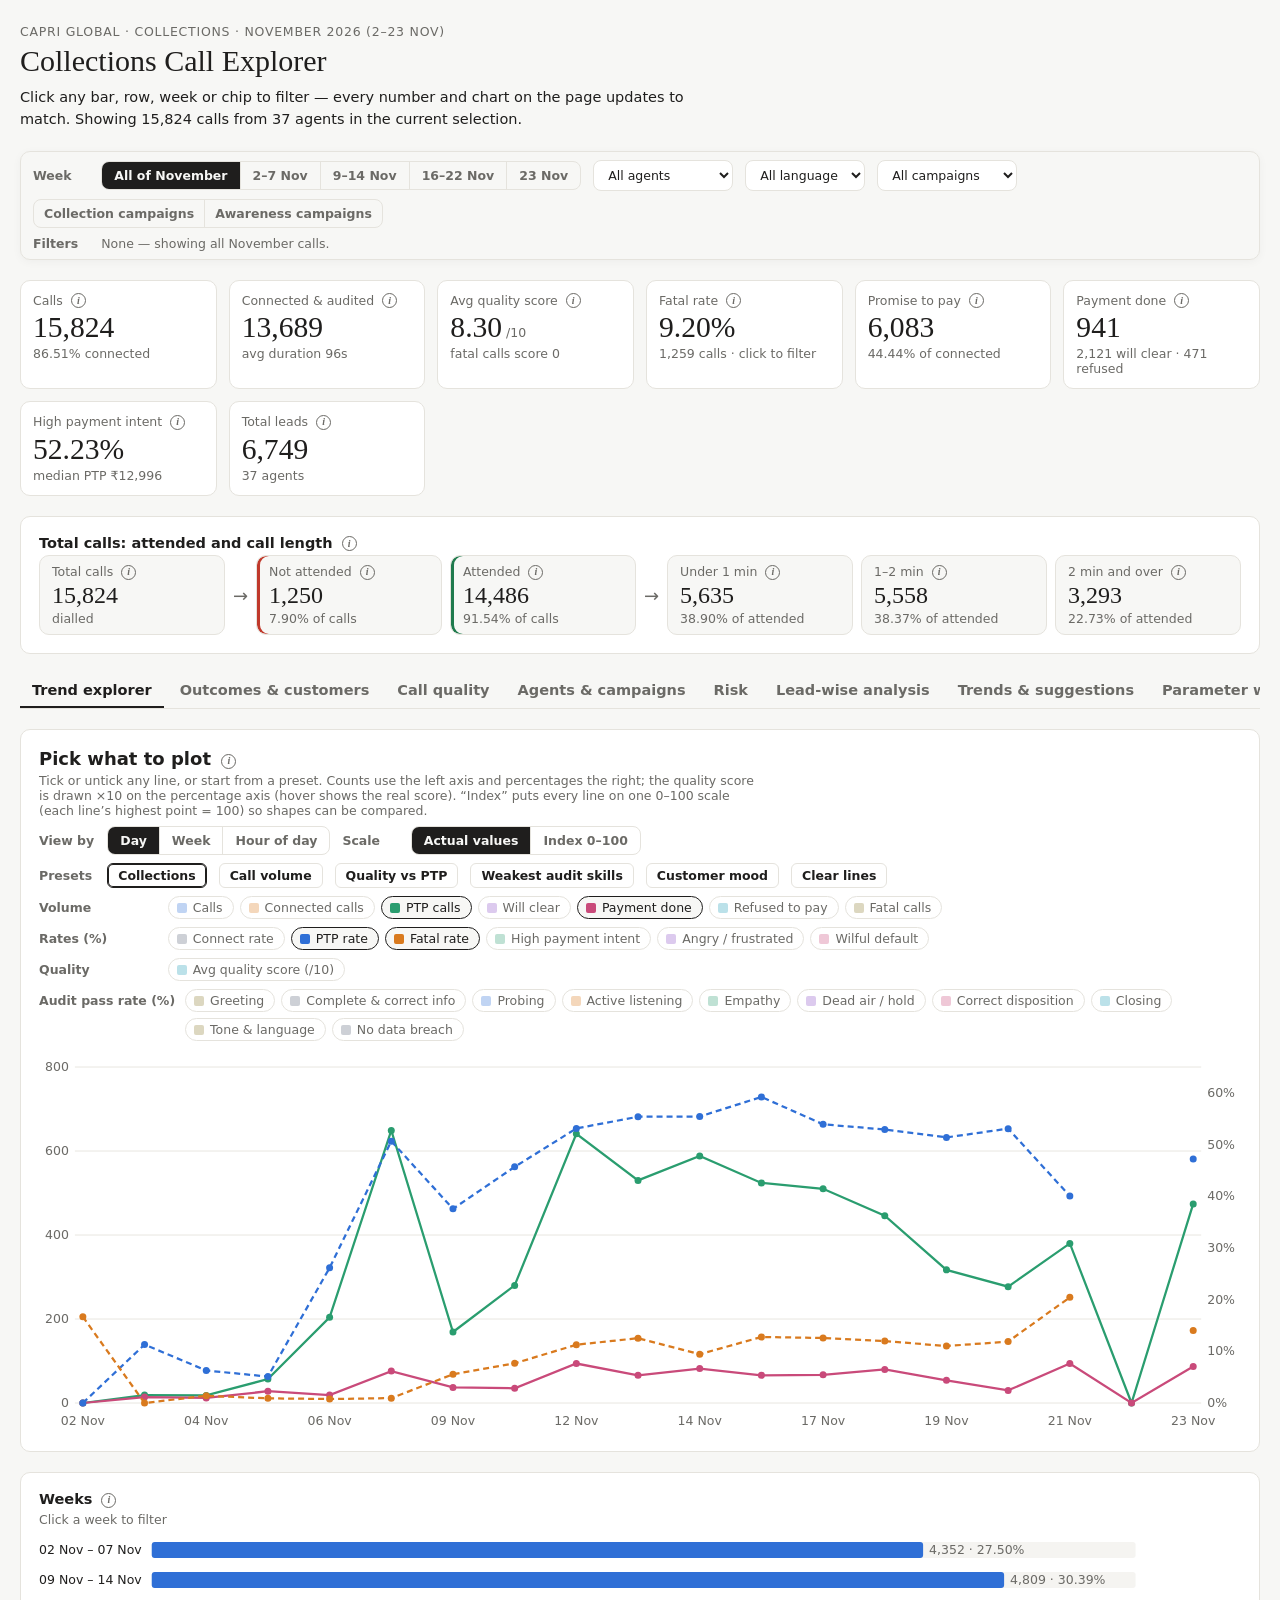
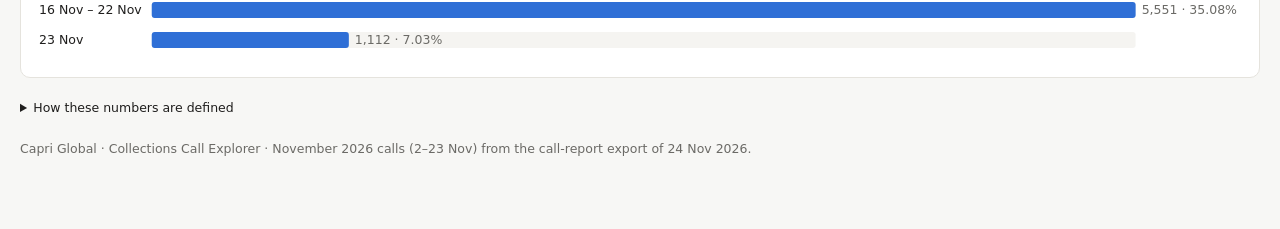
<file: FINAL_DASHBOARD/index.html>
<!doctype html>
<html lang="en-IN">
<head>
<meta charset="utf-8">
<meta name="viewport" content="width=device-width, initial-scale=1, viewport-fit=cover">
<title>Capri Global – Collections Call Explorer (Nov 2026)</title>
<link rel="icon" href="data:image/svg+xml,<svg xmlns=%22http://www.w3.org/2000/svg%22 viewBox=%220 0 100 100%22><text y=%22.9em%22 font-size=%2290%22>📞</text></svg>">
<link rel="stylesheet" href="theme.css">
<link rel="stylesheet" href="styles.css">
</head>
<body>
<div id="dash-root">
<div class="cg">
<header class="cg-head" id="top">
  <div class="cg-eyebrow">Capri Global · Collections · November 2026 (2–23 Nov)</div>
  <h1 class="cg-title">Collections Call Explorer</h1>
  <p class="cg-lede" id="lede">Click any bar, row, week or chip to filter — every number and chart on the page updates to match. Showing <span class="dash-skeleton" data-draw="val" data-source="kpis" data-field="calls" data-fmt="int" data-row="0"></span> calls from <span class="dash-skeleton" data-draw="val" data-source="kpis" data-field="agents" data-fmt="int" data-row="0"></span> agents in the current selection.</p>
</header>

<div class="cg-filters" id="filters">
  <div class="cg-frow">
    <span class="cg-flabel">Week</span>
    <div class="cg-seg" role="group" aria-label="Week" data-seg="week"><button type="button" data-v="" aria-pressed="false">All of November</button><button type="button" data-v="02 Nov – 07 Nov" aria-pressed="false">2–7 Nov</button><button type="button" data-v="09 Nov – 14 Nov" aria-pressed="false">9–14 Nov</button><button type="button" data-v="16 Nov – 22 Nov" aria-pressed="false">16–22 Nov</button><button type="button" data-v="23 Nov" aria-pressed="false">23 Nov</button></div>
    <select class="dash-select" data-draw="opts" data-dim="agent" data-all="All agents" data-source="options" aria-label="Agent"></select>
    <select class="dash-select" data-draw="opts" data-dim="lang" data-all="All languages" data-source="options" aria-label="Language"></select>
    <select class="dash-select" data-draw="opts" data-dim="campaign" data-all="All campaigns" data-source="options" aria-label="Campaign"></select>
    <div class="cg-seg cg-ctype" role="group" aria-label="Campaign type"><button type="button" data-ctype="Collection" aria-pressed="false" title="Campaigns whose name does not start with PDM">Collection campaigns</button><button type="button" data-ctype="Awareness" aria-pressed="false" title="Campaigns whose name starts with PDM">Awareness campaigns</button></div>
  </div>
  <div class="cg-frow cg-active" id="active-filters">
    <span class="cg-flabel">Filters</span>
    <span class="cg-nofilter">None — showing all November calls.</span>
    <span class="cg-chips" data-draw="chips"></span>
    <button type="button" class="cg-linkbtn" data-clear hidden>Clear all</button>
  </div>
</div>

<div class="cg-kpis" id="kpis">
  <div class="cg-kpi" id="k-calls"><span class="cg-kpi-l">Calls <span class="cg-i" tabindex="0" role="img" aria-label="Every call in the selection, attended or not." data-info="Every call in the selection, attended or not.">i</span></span><span class="cg-kpi-v"><span class="dash-skeleton" data-draw="val" data-source="kpis" data-field="calls" data-fmt="int" data-row="0"></span></span><span class="cg-kpi-s"><span class="dash-skeleton" data-draw="val" data-source="kpis" data-field="connect_rate" data-fmt="pct" data-row="0"></span> connected</span></div>
  <div class="cg-kpi" id="k-conn"><span class="cg-kpi-l">Connected &amp; audited <span class="cg-i" tabindex="0" role="img" aria-label="Calls with enough conversation for the AI audit to score them. All rates on this page (fatal, PTP, intent) are a share of these calls." data-info="Calls with enough conversation for the AI audit to score them. All rates on this page (fatal, PTP, intent) are a share of these calls.">i</span></span><span class="cg-kpi-v"><span class="dash-skeleton" data-draw="val" data-source="kpis" data-field="connected" data-fmt="int" data-row="0"></span></span><span class="cg-kpi-s">avg duration <span class="dash-skeleton" data-draw="val" data-source="kpis" data-field="avg_duration_sec" data-fmt="sec" data-row="0"></span></span></div>
  <div class="cg-kpi" id="k-score"><span class="cg-kpi-l">Avg quality score <span class="cg-i" tabindex="0" role="img" aria-label="Average audit score out of 10 across connected calls. Any call with a fatal error scores 0." data-info="Average audit score out of 10 across connected calls. Any call with a fatal error scores 0.">i</span></span><span class="cg-kpi-v"><span class="dash-skeleton" data-draw="val" data-source="kpis" data-field="avg_score" data-fmt="score" data-row="0"></span><small> /10</small></span><span class="cg-kpi-s">fatal calls score 0</span></div>
  <button class="cg-kpi" id="k-fatal" data-toggle-flag="f_fatal" type="button" aria-pressed="false"><span class="cg-kpi-l">Fatal rate <span class="cg-i" aria-hidden="true" data-info="Share of connected calls with at least one fatal audit error, such as a wrong disposition tag, threat or data breach. Click the card to show only fatal calls.">i</span></span><span class="cg-kpi-v"><span class="dash-skeleton" data-draw="val" data-source="kpis" data-field="fatal_rate" data-fmt="pct" data-row="0"></span></span><span class="cg-kpi-s"><span class="dash-skeleton" data-draw="val" data-source="kpis" data-field="fatal_calls" data-fmt="int" data-row="0"></span> calls · click to filter</span></button>
  <div class="cg-kpi" id="k-ptp"><span class="cg-kpi-l">Promise to pay <span class="cg-i" tabindex="0" role="img" aria-label="Connected calls where the customer promised to pay (Promise To Pay, Penal PTP or NACH PTP)." data-info="Connected calls where the customer promised to pay (Promise To Pay, Penal PTP or NACH PTP).">i</span></span><span class="cg-kpi-v"><span class="dash-skeleton" data-draw="val" data-source="kpis" data-field="ptp_calls" data-fmt="int" data-row="0"></span></span><span class="cg-kpi-s"><span class="dash-skeleton" data-draw="val" data-source="kpis" data-field="ptp_rate" data-fmt="pct" data-row="0"></span> of connected</span></div>
  <div class="cg-kpi" id="k-paid"><span class="cg-kpi-l">Payment done <span class="cg-i" tabindex="0" role="img" aria-label="Connected calls where the customer said the payment is already made. “Will clear” means they said it will be cleared soon." data-info="Connected calls where the customer said the payment is already made. “Will clear” means they said it will be cleared soon.">i</span></span><span class="cg-kpi-v"><span class="dash-skeleton" data-draw="val" data-source="kpis" data-field="payment_done" data-fmt="int" data-row="0"></span></span><span class="cg-kpi-s"><span class="dash-skeleton" data-draw="val" data-source="kpis" data-field="will_clear" data-fmt="int" data-row="0"></span> will clear · <span class="dash-skeleton" data-draw="val" data-source="kpis" data-field="refused" data-fmt="int" data-row="0"></span> refused</span></div>
  <div class="cg-kpi" id="k-intent"><span class="cg-kpi-l">High payment intent <span class="cg-i" tabindex="0" role="img" aria-label="Share of connected calls where the AI judged the customer’s willingness to pay as high. Median PTP is the middle promised amount." data-info="Share of connected calls where the AI judged the customer’s willingness to pay as high. Median PTP is the middle promised amount.">i</span></span><span class="cg-kpi-v"><span class="dash-skeleton" data-draw="val" data-source="kpis" data-field="high_intent_pct" data-fmt="pct" data-row="0"></span></span><span class="cg-kpi-s">median PTP <span class="dash-skeleton" data-draw="val" data-source="kpis" data-field="median_ptp_amount" data-fmt="inr" data-row="0"></span></span></div>
  <div class="cg-kpi" id="k-leads"><span class="cg-kpi-l">Total leads <span class="cg-i" tabindex="0" role="img" aria-label="Unique leads (loan accounts) called in the selection. See the Lead-wise analysis tab for details." data-info="Unique leads (loan accounts) called in the selection. See the Lead-wise analysis tab for details.">i</span></span><span class="cg-kpi-v"><span class="dash-skeleton" data-draw="val" data-source="kpis" data-field="leads" data-fmt="int" data-row="0"></span></span><span class="cg-kpi-s"><span class="dash-skeleton" data-draw="val" data-source="kpis" data-field="agents" data-fmt="int" data-row="0"></span> agents</span></div>
</div>

<div class="cg-card cg-attend" id="attendance">
  <h3 class="cg-h3">Total calls: attended and call length <span class="cg-i" tabindex="0" role="img" aria-label="How many dialled calls the customer picked up, and how long the picked-up calls lasted. Click a tile to filter the page; click it again to clear." data-info="How many dialled calls the customer picked up, and how long the picked-up calls lasted. Click a tile to filter the page; click it again to clear.">i</span></h3>
  <div class="cg-tiles">
    <div class="cg-tile " id="a-total"><span class="cg-tile-l">Total calls <span class="cg-i" tabindex="0" role="img" aria-label="Every call in the selection." data-info="Every call in the selection.">i</span></span><span class="cg-tile-v"><span class="dash-skeleton" data-draw="val" data-source="attendance" data-field="calls" data-fmt="int" data-row="0"></span></span><span class="cg-tile-s">dialled</span></div>
    <span class="cg-arrow" aria-hidden="true">→</span>
    <button type="button" class="cg-tile cg-bad" id="a-not" data-af="attend" data-av="Not attended" aria-pressed="false"><span class="cg-tile-l">Not attended <span class="cg-i" aria-hidden="true" data-info="The dialer marked the call Not Connected: the customer did not pick up or the call failed.">i</span></span><span class="cg-tile-v"><span class="dash-skeleton" data-draw="val" data-source="attendance" data-field="not_attended" data-fmt="int" data-row="0"></span></span><span class="cg-tile-s"><span class="dash-skeleton" data-draw="val" data-source="attendance" data-field="not_attended_pct" data-fmt="pct" data-row="0"></span> of calls</span></button>
    <button type="button" class="cg-tile cg-ok" id="a-att" data-af="attend" data-av="Attended" aria-pressed="false"><span class="cg-tile-l">Attended <span class="cg-i" aria-hidden="true" data-info="The dialer marked the call Connected: the customer picked up.">i</span></span><span class="cg-tile-v"><span class="dash-skeleton" data-draw="val" data-source="attendance" data-field="attended" data-fmt="int" data-row="0"></span></span><span class="cg-tile-s"><span class="dash-skeleton" data-draw="val" data-source="attendance" data-field="attended_pct" data-fmt="pct" data-row="0"></span> of calls</span></button>
    <span class="cg-arrow" aria-hidden="true">→</span>
    <button type="button" class="cg-tile " id="a-u1" data-af="dband" data-av="Under 1 min" aria-pressed="false"><span class="cg-tile-l">Under 1 min <span class="cg-i" aria-hidden="true" data-info="Attended calls that lasted less than 60 seconds.">i</span></span><span class="cg-tile-v"><span class="dash-skeleton" data-draw="val" data-source="attendance" data-field="under_1min" data-fmt="int" data-row="0"></span></span><span class="cg-tile-s"><span class="dash-skeleton" data-draw="val" data-source="attendance" data-field="under_1min_pct" data-fmt="pct" data-row="0"></span> of attended</span></button>
    <button type="button" class="cg-tile " id="a-12" data-af="dband" data-av="1–2 min" aria-pressed="false"><span class="cg-tile-l">1–2 min <span class="cg-i" aria-hidden="true" data-info="Attended calls that lasted 60 to 119 seconds.">i</span></span><span class="cg-tile-v"><span class="dash-skeleton" data-draw="val" data-source="attendance" data-field="min_1_2" data-fmt="int" data-row="0"></span></span><span class="cg-tile-s"><span class="dash-skeleton" data-draw="val" data-source="attendance" data-field="min_1_2_pct" data-fmt="pct" data-row="0"></span> of attended</span></button>
    <button type="button" class="cg-tile " id="a-o2" data-af="dband" data-av="2 min and over" aria-pressed="false"><span class="cg-tile-l">2 min and over <span class="cg-i" aria-hidden="true" data-info="Attended calls that lasted 2 minutes or longer.">i</span></span><span class="cg-tile-v"><span class="dash-skeleton" data-draw="val" data-source="attendance" data-field="over_2min" data-fmt="int" data-row="0"></span></span><span class="cg-tile-s"><span class="dash-skeleton" data-draw="val" data-source="attendance" data-field="over_2min_pct" data-fmt="pct" data-row="0"></span> of attended</span></button>
  </div>
</div>

<nav class="cg-tabs" role="tablist" aria-label="Explorer sections">
  <button class="cg-tab" role="tab" aria-controls="trend" aria-selected="true">Trend explorer</button>
  <button class="cg-tab" role="tab" aria-controls="customers" aria-selected="false">Outcomes &amp; customers</button>
  <button class="cg-tab" role="tab" aria-controls="quality" aria-selected="false">Call quality</button>
  <button class="cg-tab" role="tab" aria-controls="agents" aria-selected="false">Agents &amp; campaigns</button>
  <button class="cg-tab" role="tab" aria-controls="risk" aria-selected="false">Risk</button>
  <button class="cg-tab" role="tab" aria-controls="leads" aria-selected="false">Lead-wise analysis</button>
  <button class="cg-tab" role="tab" aria-controls="insights" aria-selected="false">Trends &amp; suggestions</button>
  <button class="cg-tab" role="tab" aria-controls="params" aria-selected="false">Parameter wise analysis</button>
</nav>

<section class="cg-sec" id="trend" role="tabpanel">
  <div class="cg-card" id="trend-card">
    <h2 class="cg-h2">Pick what to plot <span class="cg-i" tabindex="0" role="img" aria-label="Tick lines to compare any measures over time. Counts use the left axis, percentages the right." data-info="Tick lines to compare any measures over time. Counts use the left axis, percentages the right.">i</span></h2>
    <p class="cg-sub">Tick or untick any line, or start from a preset. Counts use the left axis and percentages the right; the quality score is drawn ×10 on the percentage axis (hover shows the real score). “Index” puts every line on one 0–100 scale (each line’s highest point = 100) so shapes can be compared.</p>
    <div class="cg-ctl">
      <span class="cg-flabel">View by</span><div class="cg-seg" role="group" aria-label="View by" data-seg="grain"><button type="button" data-v="day" aria-pressed="false">Day</button><button type="button" data-v="week" aria-pressed="false">Week</button><button type="button" data-v="hour" aria-pressed="false">Hour of day</button></div>
      <span class="cg-flabel">Scale</span><div class="cg-seg" role="group" aria-label="Scale" data-seg="scale"><button type="button" data-v="actual" aria-pressed="false">Actual values</button><button type="button" data-v="index" aria-pressed="false">Index 0–100</button></div>
    </div>
    <div class="cg-presets" id="presets">
      <span class="cg-flabel">Presets</span>
      <button type="button" class="cg-linkbtn" data-preset="collections" aria-pressed="true">Collections</button>
      <button type="button" class="cg-linkbtn" data-preset="volume" aria-pressed="false">Call volume</button>
      <button type="button" class="cg-linkbtn" data-preset="quality" aria-pressed="false">Quality vs PTP</button>
      <button type="button" class="cg-linkbtn" data-preset="softskills" aria-pressed="false">Weakest audit skills</button>
      <button type="button" class="cg-linkbtn" data-preset="customer" aria-pressed="false">Customer mood</button>
      <button type="button" class="cg-linkbtn" data-preset="" aria-pressed="false">Clear lines</button>
    </div>
    <div class="cg-toggles" id="series">
<div class="cg-tg"><b>Volume</b><div class="cg-tg-items"><label class="cg-tgl"><input type="checkbox" data-s="calls"><i class="cg-sw" data-s="calls"></i>Calls</label><label class="cg-tgl"><input type="checkbox" data-s="connected"><i class="cg-sw" data-s="connected"></i>Connected calls</label><label class="cg-tgl on"><input type="checkbox" data-s="ptp_calls" checked><i class="cg-sw" data-s="ptp_calls"></i>PTP calls</label><label class="cg-tgl"><input type="checkbox" data-s="will_clear"><i class="cg-sw" data-s="will_clear"></i>Will clear</label><label class="cg-tgl on"><input type="checkbox" data-s="payment_done" checked><i class="cg-sw" data-s="payment_done"></i>Payment done</label><label class="cg-tgl"><input type="checkbox" data-s="refused"><i class="cg-sw" data-s="refused"></i>Refused to pay</label><label class="cg-tgl"><input type="checkbox" data-s="fatal_calls"><i class="cg-sw" data-s="fatal_calls"></i>Fatal calls</label></div></div>
<div class="cg-tg"><b>Rates (%)</b><div class="cg-tg-items"><label class="cg-tgl"><input type="checkbox" data-s="connect_rate"><i class="cg-sw" data-s="connect_rate"></i>Connect rate</label><label class="cg-tgl on"><input type="checkbox" data-s="ptp_rate" checked><i class="cg-sw" data-s="ptp_rate"></i>PTP rate</label><label class="cg-tgl on"><input type="checkbox" data-s="fatal_rate" checked><i class="cg-sw" data-s="fatal_rate"></i>Fatal rate</label><label class="cg-tgl"><input type="checkbox" data-s="high_intent_pct"><i class="cg-sw" data-s="high_intent_pct"></i>High payment intent</label><label class="cg-tgl"><input type="checkbox" data-s="angry_pct"><i class="cg-sw" data-s="angry_pct"></i>Angry / frustrated</label><label class="cg-tgl"><input type="checkbox" data-s="wilful_pct"><i class="cg-sw" data-s="wilful_pct"></i>Wilful default</label></div></div>
<div class="cg-tg"><b>Quality</b><div class="cg-tg-items"><label class="cg-tgl"><input type="checkbox" data-s="avg_score"><i class="cg-sw" data-s="avg_score"></i>Avg quality score (/10)</label></div></div>
<div class="cg-tg"><b>Audit pass rate (%)</b><div class="cg-tg-items"><label class="cg-tgl"><input type="checkbox" data-s="p_greet"><i class="cg-sw" data-s="p_greet"></i>Greeting</label><label class="cg-tgl"><input type="checkbox" data-s="p_info"><i class="cg-sw" data-s="p_info"></i>Complete &amp; correct info</label><label class="cg-tgl"><input type="checkbox" data-s="p_probe"><i class="cg-sw" data-s="p_probe"></i>Probing</label><label class="cg-tgl"><input type="checkbox" data-s="p_listen"><i class="cg-sw" data-s="p_listen"></i>Active listening</label><label class="cg-tgl"><input type="checkbox" data-s="p_empathy"><i class="cg-sw" data-s="p_empathy"></i>Empathy</label><label class="cg-tgl"><input type="checkbox" data-s="p_hold"><i class="cg-sw" data-s="p_hold"></i>Dead air / hold</label><label class="cg-tgl"><input type="checkbox" data-s="p_dispo"><i class="cg-sw" data-s="p_dispo"></i>Correct disposition</label><label class="cg-tgl"><input type="checkbox" data-s="p_closing"><i class="cg-sw" data-s="p_closing"></i>Closing</label><label class="cg-tgl"><input type="checkbox" data-s="p_tone"><i class="cg-sw" data-s="p_tone"></i>Tone &amp; language</label><label class="cg-tgl"><input type="checkbox" data-s="p_datasec"><i class="cg-sw" data-s="p_datasec"></i>No data breach</label></div></div>
    </div>
    <div class="cg-chart cg-xl" data-draw="trend" data-source="trend" style="min-height:380px"></div>
  </div>
  <div class="cg-grid2">
    <div class="cg-card" id="c-week"><h3 class="cg-h3">Weeks <span class="cg-i" tabindex="0" role="img" aria-label="Calls per calling week in November. Click a week to filter the page." data-info="Calls per calling week in November. Click a week to filter the page.">i</span></h3><p class=cg-sub>Click a week to filter</p><div class="cg-chart" style="min-height:100px" data-draw="cbar" data-source="by_week" data-dim="week" data-sort="key" data-mgroup="bm" data-aria="Bar chart by week"></div></div>
    
  </div>
</section>

<section class="cg-sec" id="customers" role="tabpanel" hidden>
  <div class="cg-ctl"><span class="cg-flabel">Show bars as</span><div class="cg-seg" role="group" aria-label="Measure" data-seg="bm"><button type="button" data-v="calls" aria-pressed="false">Calls</button><button type="button" data-v="ptp_rate" aria-pressed="false">PTP rate</button><button type="button" data-v="fatal_rate" aria-pressed="false">Fatal rate</button><button type="button" data-v="avg_score" aria-pressed="false">Avg score</button></div><span class="cg-hint">Click a bar to filter the whole page by it; click again to clear.</span></div>
  <div class="cg-grid2">
    <div class="cg-card" id="c-outcome"><h3 class="cg-h3">Call outcome <span class="cg-i" tabindex="0" role="img" aria-label="What happened on each connected call, as detected by the AI from the conversation." data-info="What happened on each connected call, as detected by the AI from the conversation.">i</span></h3><p class=cg-sub>What happened on connected calls</p><div class="cg-chart" style="min-height:300px" data-draw="cbar" data-source="by_outcome" data-dim="outcome" data-mgroup="bm" data-limit="14" data-aria="Bar chart of call outcomes"></div></div>
    <div class="cg-card" id="c-intent"><h3 class="cg-h3">Willingness to pay <span class="cg-i" tabindex="0" role="img" aria-label="AI judgement of how willing the customer was to pay: high, medium, low or no intent." data-info="AI judgement of how willing the customer was to pay: high, medium, low or no intent.">i</span></h3><p class=cg-sub>Payment intent</p><div class="cg-chart" style="min-height:150px" data-draw="cbar" data-source="by_intent" data-dim="intent" data-mgroup="bm" data-aria="Bar chart of payment intent"></div></div>
    <div class="cg-card" id="c-cap"><h3 class="cg-h3">Ability to pay <span class="cg-i" tabindex="0" role="img" aria-label="AI judgement of whether the customer has the means to pay right now." data-info="AI judgement of whether the customer has the means to pay right now.">i</span></h3><p class=cg-sub>Payment capability</p><div class="cg-chart" style="min-height:150px" data-draw="cbar" data-source="by_cap" data-dim="cap" data-mgroup="bm" data-color="1" data-aria="Bar chart of payment capability"></div></div>
    <div class="cg-card" id="c-sent"><h3 class="cg-h3">Customer sentiment <span class="cg-i" tabindex="0" role="img" aria-label="The customer’s mood on the call, as detected by the AI." data-info="The customer’s mood on the call, as detected by the AI.">i</span></h3><div class="cg-chart" style="min-height:260px" data-draw="cbar" data-source="by_sent" data-dim="sent" data-mgroup="bm" data-color="2" data-aria="Bar chart of customer sentiment"></div></div>
    <div class="cg-card" id="c-reason"><h3 class="cg-h3">Reason for non-payment <span class="cg-i" tabindex="0" role="img" aria-label="The main reason the customer gave for not paying, grouped into categories." data-info="The main reason the customer gave for not paying, grouped into categories.">i</span></h3><p class=cg-sub>Main category</p><div class="cg-chart" style="min-height:190px" data-draw="cbar" data-source="by_reason" data-dim="reason" data-mgroup="bm" data-aria="Bar chart of non-payment reasons"></div></div>
    <div class="cg-card" id="c-rsub"><h3 class="cg-h3">Specific reason given <span class="cg-i" tabindex="0" role="img" aria-label="The specific reason behind the category, where the customer named one." data-info="The specific reason behind the category, where the customer named one.">i</span></h3><div class="cg-chart" style="min-height:330px" data-draw="cbar" data-source="by_rsub" data-dim="rsub" data-mgroup="bm" data-color="1" data-limit="12" data-aria="Bar chart of specific reasons"></div></div>
    <div class="cg-card" id="c-lang"><h3 class="cg-h3">Language <span class="cg-i" tabindex="0" role="img" aria-label="Language the call was held in." data-info="Language the call was held in.">i</span></h3><div class="cg-chart" style="min-height:120px" data-draw="cbar" data-source="by_lang" data-dim="lang" data-mgroup="bm" data-color="3" data-aria="Bar chart by language"></div></div>
  </div>
</section>

<section class="cg-sec" id="quality" role="tabpanel" hidden>
  <div class="cg-card" id="c-params"><h3 class="cg-h3">Audit parameter pass rate <span class="cg-i" tabindex="0" role="img" aria-label="For each audit check, the share of assessed calls that passed it. Click a check to see the calls that failed it." data-info="For each audit check, the share of assessed calls that passed it. Click a check to see the calls that failed it.">i</span></h3><p class=cg-sub>Click a parameter to filter the whole page to the calls that failed it. Green ≥ 90%, amber 75–90%, red &lt; 75%.</p><div class="cg-chart" style="min-height:520px" data-draw="cbar" data-source="by_param" data-dim="param" data-key="param" data-label="parameter" data-measure="pass_rate" data-mfmt="pct" data-mlabel="Pass rate" data-max100="1" data-tone="pass" data-sort="none" data-tip="pass_rate:pct:Pass rate,assessed:int:Assessed,failed:int:Failed,fatal:int:Fatal" data-aria="Bar chart of audit parameter pass rates"></div></div>
  <div class="cg-card" id="c-fatalp"><h3 class="cg-h3">Fatal marks by parameter <span class="cg-i" tabindex="0" role="img" aria-label="How many fatal errors each audit check caused. One fatal error sets the call score to 0." data-info="How many fatal errors each audit check caused. One fatal error sets the call score to 0.">i</span></h3><div class="cg-chart" style="min-height:120px" data-draw="cbar" data-source="by_param" data-dim="param" data-key="param" data-label="parameter" data-measure="fatal" data-mfmt="int" data-mlabel="Fatal marks" data-color="bad" data-limit="6" data-tip="fatal:int:Fatal marks,assessed:int:Assessed" data-aria="Bar chart of fatal marks by parameter"></div></div>
</section>

<section class="cg-sec" id="agents" role="tabpanel" hidden>
  <div class="cg-ctl"><span class="cg-flabel">Rank by</span><div class="cg-seg" role="group" aria-label="Measure" data-seg="am"><button type="button" data-v="calls" aria-pressed="false">Calls</button><button type="button" data-v="ptp_rate" aria-pressed="false">PTP rate</button><button type="button" data-v="fatal_rate" aria-pressed="false">Fatal rate</button><button type="button" data-v="avg_score" aria-pressed="false">Avg score</button></div><span class="cg-hint">Rates only rank agents and campaigns with at least 30 connected calls.</span></div>
  <div class="cg-grid2">
    <div class="cg-card" id="c-agents"><h3 class="cg-h3">Agents — top 15 <span class="cg-i" tabindex="0" role="img" aria-label="Agents ranked by the measure chosen above. Rates only rank agents with 30+ connected calls." data-info="Agents ranked by the measure chosen above. Rates only rank agents with 30+ connected calls.">i</span></h3><p class=cg-sub>Click an agent to filter</p><div class="cg-chart" style="min-height:440px" data-draw="cbar" data-source="by_agent" data-dim="agent" data-mgroup="am" data-limit="15" data-minconn="30" data-aria="Bar chart of agents"></div></div>
    <div class="cg-card" id="c-campaigns"><h3 class="cg-h3">Campaigns <span class="cg-i" tabindex="0" role="img" aria-label="Dialer campaigns ranked by the measure chosen above. Click one to filter the page to that campaign." data-info="Dialer campaigns ranked by the measure chosen above. Click one to filter the page to that campaign.">i</span></h3><p class=cg-sub>Click a campaign to filter</p><div class="cg-chart" style="min-height:330px" data-draw="cbar" data-source="by_campaign" data-dim="campaign" data-mgroup="am" data-limit="15" data-minconn="30" data-color="1" data-aria="Bar chart of campaigns"></div></div>
  </div>
  <div class="cg-card" id="t-agents">
    <h3 class="cg-h3">Agent scorecard <span class="cg-i" tabindex="0" role="img" aria-label="Every agent’s volume and quality. Click a row to filter the page to that agent." data-info="Every agent’s volume and quality. Click a row to filter the page to that agent.">i</span></h3>
    <p class="cg-sub">Click a heading to sort, a row to filter the page to that agent</p>
    <div class="cg-scroll cg-tall">
      <table class="cg-table cg-sortable" data-source="by_agent" data-row-key="agent" data-dim="agent">
        <thead><tr><th data-field="agent" aria-sort="none">Agent</th><th class="cg-num" data-field="calls" data-fmt="int" aria-sort="descending">Calls</th><th class="cg-num" data-field="connected" data-fmt="int" aria-sort="none">Connected</th><th class="cg-num" data-field="avg_score" data-fmt="score" data-tone="score" aria-sort="none">Avg score</th><th class="cg-num" data-field="fatal_rate" data-fmt="pct" data-tone="fatal" aria-sort="none">Fatal rate</th><th class="cg-num" data-field="ptp_rate" data-fmt="pct" aria-sort="none">PTP rate</th></tr></thead>
        <tbody data-draw="tbl"></tbody>
      </table>
    </div>
  </div>
</section>

<section class="cg-sec" id="risk" role="tabpanel" hidden>
  <div class="cg-card" id="c-flags"><h3 class="cg-h3">Risk and compliance flags <span class="cg-i" tabindex="0" role="img" aria-label="Calls carrying each risk or compliance flag, as a share of connected calls. Click a flag to see those calls." data-info="Calls carrying each risk or compliance flag, as a share of connected calls. Click a flag to see those calls.">i</span></h3><p class=cg-sub>Calls flagged · share of connected calls. Click a flag to see only those calls.</p><div class="cg-chart" style="min-height:370px" data-draw="cbar" data-source="by_flag" data-dim="flag" data-key="flag" data-label="label" data-tip="calls:int:Calls,share:pct:Share of connected" data-color="bad" data-aria="Bar chart of risk flags"></div></div>
  <p class="cg-note" id="risk-note">Threats, agent profanity and data-security breaches are zero-tolerance items. Click a flag to filter the whole page, then use the fatal and non-fatal breakdowns on the Parameter wise analysis tab to open the matching calls.</p>
</section>



<section class="cg-sec" id="leads" role="tabpanel" hidden>
  <p class="cg-sub" id="leads-intro">A lead is one loan account. Each lead’s November calls are combined to show how far it got — reached, promised to pay, paid — and how many calls it took. The page filters at the top (week, agent, language, outcome and so on) still apply; clicks on this tab filter the leads further.</p>
  <div class="cg-frow cg-active" id="lead-filters">
    <span class="cg-flabel">Lead filters</span>
    <span class="cg-lnofilter cg-hint">None — click a bar below to filter leads.</span>
    <span class="cg-chips" data-draw="lchips"></span>
    <button type="button" class="cg-linkbtn" data-lclear hidden>Clear lead filters</button>
  </div>
  <div class="cg-kpis" id="lead-kpis">
    <div class="cg-kpi" id="lk-leads"><span class="cg-kpi-l">Total leads (called) <span class="cg-i" tabindex="0" role="img" aria-label="Total leads: each lead is one loan account. Counts every lead with at least one call in the selection." data-info="Total leads: each lead is one loan account. Counts every lead with at least one call in the selection.">i</span></span><span class="cg-kpi-v"><span class="dash-skeleton" data-draw="val" data-source="lead_kpis" data-field="leads" data-fmt="int" data-row="0"></span></span><span class="cg-kpi-s"><span class="dash-skeleton" data-draw="val" data-source="lead_kpis" data-field="calls_per_lead" data-fmt="dec2" data-row="0"></span> calls per lead</span></div>
    <div class="cg-kpi" id="lk-reached"><span class="cg-kpi-l">Leads reached <span class="cg-i" tabindex="0" role="img" aria-label="Leads with at least one connected, audited call. “First reached on call” is the average call number on which that happened." data-info="Leads with at least one connected, audited call. “First reached on call” is the average call number on which that happened.">i</span></span><span class="cg-kpi-v"><span class="dash-skeleton" data-draw="val" data-source="lead_kpis" data-field="reached" data-fmt="int" data-row="0"></span></span><span class="cg-kpi-s"><span class="dash-skeleton" data-draw="val" data-source="lead_kpis" data-field="reached_pct" data-fmt="pct" data-row="0"></span> of leads · first reached on call <span class="dash-skeleton" data-draw="val" data-source="lead_kpis" data-field="calls_to_connect" data-fmt="dec2" data-row="0"></span> on average</span></div>
    <div class="cg-kpi" id="lk-promised"><span class="cg-kpi-l">Promised to pay / will clear <span class="cg-i" tabindex="0" role="img" aria-label="Leads that promised to pay, said they will clear, or paid on at least one call." data-info="Leads that promised to pay, said they will clear, or paid on at least one call.">i</span></span><span class="cg-kpi-v"><span class="dash-skeleton" data-draw="val" data-source="lead_kpis" data-field="promised" data-fmt="int" data-row="0"></span></span><span class="cg-kpi-s"><span class="dash-skeleton" data-draw="val" data-source="lead_kpis" data-field="promised_pct" data-fmt="pct" data-row="0"></span> of leads</span></div>
    <div class="cg-kpi" id="lk-paid"><span class="cg-kpi-l">Leads paid <span class="cg-i" tabindex="0" role="img" aria-label="Leads where at least one call recorded the payment as done." data-info="Leads where at least one call recorded the payment as done.">i</span></span><span class="cg-kpi-v"><span class="dash-skeleton" data-draw="val" data-source="lead_kpis" data-field="paid" data-fmt="int" data-row="0"></span></span><span class="cg-kpi-s"><span class="dash-skeleton" data-draw="val" data-source="lead_kpis" data-field="paid_pct" data-fmt="pct" data-row="0"></span> of leads</span></div>
    <div class="cg-kpi" id="lk-multi"><span class="cg-kpi-l">Handled by 2+ agents <span class="cg-i" tabindex="0" role="img" aria-label="Leads that were called by more than one agent during the selection." data-info="Leads that were called by more than one agent during the selection.">i</span></span><span class="cg-kpi-v"><span class="dash-skeleton" data-draw="val" data-source="lead_kpis" data-field="multi_agent_pct" data-fmt="pct" data-row="0"></span></span><span class="cg-kpi-s">of leads</span></div>
  </div>
  <div class="cg-grid2">
    <div class="cg-card" id="l-funnel"><h3 class="cg-h3">Lead funnel <span class="cg-i" tabindex="0" role="img" aria-label="How many leads reached each stage at least once: called, reached, promised or will clear, paid." data-info="How many leads reached each stage at least once: called, reached, promised or will clear, paid.">i</span></h3><p class=cg-sub>Leads reaching each stage at least once in November</p><div class="cg-chart" style="min-height:130px" data-draw="lbar" data-source="lead_funnel" data-key="stage" data-label="stage" data-measure="leads" data-tip="leads" data-color="ok" data-aria="Bar chart of the lead funnel"></div></div>
    <div class="cg-card" id="l-status"><h3 class="cg-h3">Best outcome reached per lead <span class="cg-i" tabindex="0" role="img" aria-label="The furthest each lead got across all its calls. Paid beats promised, which beats will clear, callback and refused." data-info="The furthest each lead got across all its calls. Paid beats promised, which beats will clear, callback and refused.">i</span></h3><p class=cg-sub>Paid beats promised, which beats will clear, and so on. Click to filter leads.</p><div class="cg-chart" style="min-height:220px" data-draw="lbar" data-source="lead_by_status" data-dim="lstatus" data-key="status" data-aria="Bar chart of leads by best outcome"></div></div>
  </div>
  <div class="cg-ctl"><span class="cg-flabel">Show bars as</span><div class="cg-seg" role="group" aria-label="Lead measure" data-lseg><button type="button" data-v="leads" aria-pressed="true">Leads</button><button type="button" data-v="reached_pct" aria-pressed="false">% reached</button><button type="button" data-v="promised_pct" aria-pressed="false">% promised</button><button type="button" data-v="paid_pct" aria-pressed="false">% paid</button><button type="button" data-v="calls_per_lead" aria-pressed="false">Calls per lead</button></div><span class="cg-hint">Click any bar to filter the leads; click again to clear.</span></div>
  <div class="cg-grid2">
    <div class="cg-card" id="l-att"><h3 class="cg-h3">Calls per lead <span class="cg-i" tabindex="0" role="img" aria-label="How many times each lead was called in the selection." data-info="How many times each lead was called in the selection.">i</span></h3><p class=cg-sub>How many times each lead was called</p><div class="cg-chart" style="min-height:160px" data-draw="lbar" data-source="lead_by_attempts" data-dim="latt" data-key="attempts" data-aria="Bar chart of leads by number of calls"></div></div>
    
    <div class="cg-card" id="l-emi"><h3 class="cg-h3">EMI amount <span class="cg-i" tabindex="0" role="img" aria-label="The lead’s monthly instalment, in bands." data-info="The lead’s monthly instalment, in bands.">i</span></h3><div class="cg-chart" style="min-height:190px" data-draw="lbar" data-source="lead_by_emi_band" data-dim="lemi" data-key="emi_band" data-color="2" data-aria="Bar chart of leads by EMI band"></div></div>
    <div class="cg-card" id="l-cycle"><h3 class="cg-h3">EMI cycle <span class="cg-i" tabindex="0" role="img" aria-label="The EMI due-date cycle: day 5 or day 10 of the month." data-info="The EMI due-date cycle: day 5 or day 10 of the month.">i</span></h3><p class=cg-sub>Due-date cycle of the loan</p><div class="cg-chart" style="min-height:100px" data-draw="lbar" data-source="lead_by_cycle" data-dim="lcycle" data-key="cycle" data-color="3" data-aria="Bar chart of leads by EMI cycle"></div></div>
  </div>
  <div class="cg-card" id="t-lead-agents">
    <h3 class="cg-h3">Lead results by agent <span class="cg-i" tabindex="0" role="img" aria-label="For each agent: how many leads they called, and the share of those leads they reached, got a promise or will-clear from, and saw paid, on their own calls. Click a row to filter the whole page to that agent." data-info="For each agent: how many leads they called, and the share of those leads they reached, got a promise or will-clear from, and saw paid, on their own calls. Click a row to filter the whole page to that agent.">i</span></h3>
    <p class="cg-sub">Click a heading to sort, a row to filter the page to that agent</p>
    <div class="cg-scroll cg-tall">
      <table class="cg-table cg-sortable" data-source="lead_by_agent" data-row-key="agent" data-dim="agent">
        <thead><tr><th data-field="agent" aria-sort="none">Agent</th><th class="cg-num" data-field="leads" data-fmt="int" aria-sort="descending">Leads</th><th class="cg-num" data-field="calls_per_lead" data-fmt="text" aria-sort="none">Calls per lead</th><th class="cg-num" data-field="reached_pct" data-fmt="pct" aria-sort="none">Reached</th><th class="cg-num" data-field="promised_pct" data-fmt="pct" aria-sort="none">Promised / will clear</th><th class="cg-num" data-field="paid" data-fmt="int" aria-sort="none">Paid leads</th><th class="cg-num" data-field="paid_pct" data-fmt="pct" aria-sort="none">Paid</th></tr></thead>
        <tbody data-draw="tbl"></tbody>
      </table>
    </div>
  </div>
  <div class="cg-card" id="t-leads">
    <h3 class="cg-h3">Lead list <span class="cg-i" tabindex="0" role="img" aria-label="Up to 300 leads, most-called first. Loan and mobile numbers are masked to the last 4 digits." data-info="Up to 300 leads, most-called first. Loan and mobile numbers are masked to the last 4 digits.">i</span></h3>
    <p class="cg-sub">Up to 300 leads in the selection, most-called first. Click a date, outcome, intent or PTP amount to open that exact call in Greylabs; click anything else in a row to list all of that lead’s calls with their links. Click a heading to sort.</p>
    <div class="cg-scroll cg-tall">
      <table class="cg-table cg-sortable" data-source="lead_list" data-row-key="lan">
        <thead><tr><th data-field="lan_masked" aria-sort="none">Loan account (masked)</th><th data-field="mobile_masked" aria-sort="none">Mobile (masked)</th><th data-field="prod" aria-sort="none">Product</th><th class="cg-num" data-field="emi" data-fmt="inr" aria-sort="none">EMI</th><th class="cg-num" data-field="calls" data-fmt="int" aria-sort="descending">Calls</th><th class="cg-num" data-field="connected" data-fmt="int" aria-sort="none">Connected</th><th class="cg-num" data-field="agents" data-fmt="int" aria-sort="none">Agents</th><th data-field="first_date" data-fmt="date" aria-sort="none">First call</th><th data-field="last_date" data-fmt="date" aria-sort="none">Last call</th><th data-field="best" aria-sort="none">Best outcome</th><th data-field="best_date" data-fmt="date" aria-sort="none">Best outcome date</th><th data-field="latest_outcome" aria-sort="none">Latest outcome</th><th data-field="latest_date" data-fmt="date" aria-sort="none">Latest outcome date</th><th data-field="latest_intent" aria-sort="none">Latest intent</th><th class="cg-num" data-field="ptp_amount" data-fmt="inr" aria-sort="none">PTP amount</th></tr></thead>
        <tbody data-draw="leadtbl"></tbody>
      </table>
    </div>
  </div>
</section>

<section class="cg-sec" id="insights" role="tabpanel" hidden>
  <div class="cg-card" id="observations">
    <h2 class="cg-h2">What we observed in November <span class="cg-i" tabindex="0" role="img" aria-label="These observations use every November call and do not change with the filters. The charts and tables below do follow the filters." data-info="These observations use every November call and do not change with the filters. The charts and tables below do follow the filters.">i</span></h2>
    <ol class="cg-list">
      <li><b>Collections went up while call quality went down.</b> From the first week (<b><span class="dash-skeleton" data-draw="val" data-source="insights" data-field="first_week" data-fmt="text" data-row="0"></span></b>) to the latest full week (<b><span class="dash-skeleton" data-draw="val" data-source="insights" data-field="last_week" data-fmt="text" data-row="0"></span></b>), the PTP rate rose from <b><span class="dash-skeleton" data-draw="val" data-source="insights" data-field="w1_ptp" data-fmt="pct" data-row="0"></span></b> to <b><span class="dash-skeleton" data-draw="val" data-source="insights" data-field="wl_ptp" data-fmt="pct" data-row="0"></span></b>, but the fatal rate climbed from <b><span class="dash-skeleton" data-draw="val" data-source="insights" data-field="w1_fatal" data-fmt="pct" data-row="0"></span></b> to <b><span class="dash-skeleton" data-draw="val" data-source="insights" data-field="wl_fatal" data-fmt="pct" data-row="0"></span></b> and the average score fell from <b><span class="dash-skeleton" data-draw="val" data-source="insights" data-field="w1_score" data-fmt="score" data-row="0"></span></b> to <b><span class="dash-skeleton" data-draw="val" data-source="insights" data-field="wl_score" data-fmt="score" data-row="0"></span></b>.</li>
      <li><b>The drop in quality is across the whole team, not one or two agents.</b> <b><span class="dash-skeleton" data-draw="val" data-source="insights" data-field="agents_score_down" data-fmt="int" data-row="0"></span></b> of the <b><span class="dash-skeleton" data-draw="val" data-source="insights" data-field="agents_compared" data-fmt="int" data-row="0"></span></b> agents with enough calls in both weeks scored lower in the latest full week. The largest drop was <b><span class="dash-skeleton" data-draw="val" data-source="insights" data-field="worst_drop_agent" data-fmt="text" data-row="0"></span></b> (down <b><span class="dash-skeleton" data-draw="val" data-source="insights" data-field="worst_drop" data-fmt="score" data-row="0"></span></b> points).</li>
      <li><b>Wrong disposition tagging causes almost all fatal errors:</b> <b><span class="dash-skeleton" data-draw="val" data-source="insights" data-field="dispo_fatal" data-fmt="int" data-row="0"></span></b> of <b><span class="dash-skeleton" data-draw="val" data-source="insights" data-field="fatal_calls" data-fmt="int" data-row="0"></span></b> fatal calls. <b><span class="dash-skeleton" data-draw="val" data-source="insights" data-field="top_fatal_agent" data-fmt="text" data-row="0"></span></b> has the highest fatal rate among agents with 100+ connected calls (<b><span class="dash-skeleton" data-draw="val" data-source="insights" data-field="top_fatal_agent_rate" data-fmt="pct" data-row="0"></span></b>).</li>
      <li><b>Follow-up calls work, but about half of leads get only one.</b> <b><span class="dash-skeleton" data-draw="val" data-source="insights" data-field="once_pct" data-fmt="pct" data-row="0"></span></b> of leads were called only once. Leads called 6 or more times promised in <b><span class="dash-skeleton" data-draw="val" data-source="insights" data-field="six_prom" data-fmt="pct" data-row="0"></span></b> of cases and paid in <b><span class="dash-skeleton" data-draw="val" data-source="insights" data-field="six_paid" data-fmt="pct" data-row="0"></span></b>, against <b><span class="dash-skeleton" data-draw="val" data-source="insights" data-field="once_prom" data-fmt="pct" data-row="0"></span></b> and <b><span class="dash-skeleton" data-draw="val" data-source="insights" data-field="once_paid" data-fmt="pct" data-row="0"></span></b> for leads called once.</li>
      <li><b>Reaching customers is not the problem:</b> <b><span class="dash-skeleton" data-draw="val" data-source="insights" data-field="first_reach_pct" data-fmt="pct" data-row="0"></span></b> of leads were reached on the very first call.</li>
      <li><b>Calls under a minute convert less, and long calls carry more risk.</b> Connected calls under 1 minute ended in a PTP <b><span class="dash-skeleton" data-draw="val" data-source="insights" data-field="u1_ptp" data-fmt="pct" data-row="0"></span></b> of the time, against <b><span class="dash-skeleton" data-draw="val" data-source="insights" data-field="m12_ptp" data-fmt="pct" data-row="0"></span></b> for 1–2 minute calls. Calls over 2 minutes had a fatal rate of <b><span class="dash-skeleton" data-draw="val" data-source="insights" data-field="o2_fatal" data-fmt="pct" data-row="0"></span></b>, compared with <b><span class="dash-skeleton" data-draw="val" data-source="insights" data-field="u1_fatal" data-fmt="pct" data-row="0"></span></b> for calls under 1 minute.</li>
      <li><b>Soft skills are the weakest audit areas:</b> closing passes <b><span class="dash-skeleton" data-draw="val" data-source="insights" data-field="closing_pass" data-fmt="pct" data-row="0"></span></b>, empathy <b><span class="dash-skeleton" data-draw="val" data-source="insights" data-field="empathy_pass" data-fmt="pct" data-row="0"></span></b>, greeting <b><span class="dash-skeleton" data-draw="val" data-source="insights" data-field="greet_pass" data-fmt="pct" data-row="0"></span></b> and complete &amp; correct information <b><span class="dash-skeleton" data-draw="val" data-source="insights" data-field="info_pass" data-fmt="pct" data-row="0"></span></b> of the time.</li>
    </ol>
  </div>

    <div class="cg-card" id="c-agent-trend">
    <h3 class="cg-h3">Agent-wise trend by week <span class="cg-i" tabindex="0" role="img" aria-label="Each agent’s figure in each week, for agents with 30+ connected calls in the selection. The last column is the change from the first to the latest week the agent worked. Rows with the biggest decline come first. Click a row to filter the page to that agent." data-info="Each agent’s figure in each week, for agents with 30+ connected calls in the selection. The last column is the change from the first to the latest week the agent worked. Rows with the biggest decline come first. Click a row to filter the page to that agent.">i</span></h3>
    <div class="cg-ctl"><span class="cg-flabel">Show</span><div class="cg-seg" role="group" aria-label="Agent trend measure" data-hseg><button type="button" data-v="avg_score" aria-pressed="true">Avg score</button><button type="button" data-v="fatal_rate" aria-pressed="false">Fatal rate</button><button type="button" data-v="ptp_rate" aria-pressed="false">PTP rate</button><button type="button" data-v="connected" aria-pressed="false">Connected calls</button></div><span class="cg-hint">Green is better, red is worse.</span></div>
    <div class="cg-scroll cg-tall"><div class="cg-chart" style="min-height:200px" data-draw="aheat" data-source="agent_week"></div></div>
  </div>

  <div class="cg-card" id="t-coach">
    <h3 class="cg-h3">Agents to coach <span class="cg-i" tabindex="0" role="img" aria-label="Agents with 30+ connected calls in the selection, highest fatal rate first. “Weakest check” is the audit check they pass least often; the tip is what to coach on it." data-info="Agents with 30+ connected calls in the selection, highest fatal rate first. “Weakest check” is the audit check they pass least often; the tip is what to coach on it.">i</span></h3>
    <div class="cg-scroll cg-tall">
      <table class="cg-table cg-sortable" data-source="coach" data-row-key="agent" data-dim="agent">
        <thead><tr><th data-field="agent" aria-sort="none">Agent</th><th class="cg-num" data-field="connected" data-fmt="int" aria-sort="none">Connected</th><th class="cg-num" data-field="avg_score" data-fmt="score" data-tone="score" aria-sort="none">Avg score</th><th class="cg-num" data-field="fatal_rate" data-fmt="pct" data-tone="fatal" aria-sort="none">Fatal rate</th><th class="cg-num" data-field="ptp_rate" data-fmt="pct" aria-sort="none">PTP rate</th><th data-field="weakest" aria-sort="none">Weakest check</th><th class="cg-num" data-field="weakest_pass" data-fmt="pct" aria-sort="none">Pass rate</th><th data-field="top_fatal" aria-sort="none">Most fatal errors on</th><th data-field="tip" data-wrap="1" aria-sort="none">Coaching tip</th></tr></thead>
        <tbody data-draw="tbl"></tbody>
      </table>
    </div>
  </div>

  <div class="cg-grid3" id="suggestions">
    <div class="cg-card cg-sugg" id="s-agent">
      <h3 class="cg-h3">Agent-level improvements</h3>
      <ol class="cg-list">
        <li><b>Fix disposition tagging first.</b> Run a short refresher on matching the tag to what actually happened on the call, and spot-check tags daily for the agents at the top of “Agents to coach”.</li>
        <li><b>Coach on the weakest check per agent</b>, using the tip in the table, and review their fatal calls together using the Fatal calls breakdown on the Parameter wise analysis tab.</li>
        <li><b>Catch the weekly slide early.</b> Watch the agent trend table every week; any agent whose score falls by more than one point gets a call review within the week.</li>
        <li><b>Pair weaker agents with the top scorers</b> for call listening sessions on closing and empathy.</li>
      </ol>
    </div>
    <div class="cg-card cg-sugg" id="s-lead">
      <h3 class="cg-h3">Lead-level improvements</h3>
      <ol class="cg-list">
        <li><b>Follow up more.</b> Leads called several times promise and pay far more often, yet half of leads get one call. Schedule a second call for every lead without a promise or payment.</li>
        <li><b>Chase promises before the due date.</b> Call leads that promised to pay a day before the promised date, and again on the day if no payment is seen.</li>
        <li><b>Keep one owner per lead where possible.</b> Use “Lead results by agent” to compare agents on the same lead types before reassigning.</li>
        <li><b>Route bank or mandate issues to operations</b> rather than repeated collection calls, and track them as a separate queue.</li>
      </ol>
    </div>
    <div class="cg-card cg-sugg" id="s-call">
      <h3 class="cg-h3">Call-level improvements</h3>
      <ol class="cg-list">
        <li><b>Use a fixed opening:</b> own name, Capri Global, customer name, and the amount and due date within the first 15 seconds.</li>
        <li><b>Don’t end calls under a minute without an ask.</b> Always ask for a specific amount and date and offer a payment link before closing.</li>
        <li><b>Close every call the same way:</b> repeat the promise (amount and date), confirm the payment mode, and thank the customer.</li>
        <li><b>On long calls, stay on script.</b> Longer calls carry more fatal errors, so keep a checklist: no threats, verify identity before details, and tag the right outcome at the end.</li>
      </ol>
    </div>
  </div>
</section>

<section class="cg-sec" id="params" role="tabpanel" hidden>
  <p class="cg-sub" id="params-intro">How calls break down on each AI categorisation, and how agents score on each audit parameter. Every chart here follows the page filters at the top.</p>
    <div class="cg-grid-fv">
    <div class="cg-card" id="c-fatal-donut">
      <h3 class="cg-h3">Fatal vs non-fatal calls <span class="cg-i" tabindex="0" role="img" aria-label="Every call in the selection, split by whether the audit marked it fatal. A fatal call has at least one zero-tolerance error and scores 0. Non-fatal includes calls too short to audit. Click either part of the ring, or the buttons below, to open its breakdown." data-info="Every call in the selection, split by whether the audit marked it fatal. A fatal call has at least one zero-tolerance error and scores 0. Non-fatal includes calls too short to audit. Click either part of the ring, or the buttons below, to open its breakdown.">i</span></h3>
      <div class="cg-chart" style="min-height:240px" data-draw="donut" data-source="fatal_split" data-aria="Donut chart of fatal versus non-fatal calls"></div>
      <div class="cg-fv-legend">
        <button type="button" class="cg-fvbtn cg-fv-fatal" data-fview="fatal" aria-pressed="false"><i class="cg-sw cg-sw-bad"></i>Fatal calls · <span class="dash-skeleton" data-draw="val" data-source="fatal_split" data-field="fatal" data-fmt="int" data-row="0"></span> (<span class="dash-skeleton" data-draw="val" data-source="fatal_split" data-field="fatal_pct" data-fmt="pct" data-row="0"></span>)</button>
        <button type="button" class="cg-fvbtn cg-fv-non" data-fview="nonfatal" aria-pressed="false"><i class="cg-sw cg-sw-non"></i>Non-fatal calls · <span class="dash-skeleton" data-draw="val" data-source="fatal_split" data-field="nonfatal" data-fmt="int" data-row="0"></span> (<span class="dash-skeleton" data-draw="val" data-source="fatal_split" data-field="nonfatal_pct" data-fmt="pct" data-row="0"></span>)</button>
      </div>
      <div class="cg-fv-banner">⚠ <span class="dash-skeleton" data-draw="val" data-source="fatal_split" data-field="fatal" data-fmt="int" data-row="0"></span> calls (<span class="dash-skeleton" data-draw="val" data-source="fatal_split" data-field="fatal_pct" data-fmt="pct" data-row="0"></span>) are fatal. <button type="button" class="cg-inline" data-fview="fatal">View breakdown</button></div>
    </div>
    <div class="cg-card cg-fv-hint" id="c-fatal-hint">
      <h3 class="cg-h3">Fatal and non-fatal breakdowns</h3>
      <p class="cg-sub">Click <b>Fatal calls</b> to see which audit parameters caused the fatal errors, how they moved week by week, and which agents and supervisors had the most. Click <b>Non-fatal calls</b> to see which parameters those calls still failed. Every bar opens a list of its calls with links to Greylabs.</p>
    </div>
  </div>

  <div class="cg-fb" id="fatal-breakdown" hidden>
    <div class="cg-fb-head"><h2 class="cg-h2">Fatal calls breakdown <span class="cg-i" tabindex="0" role="img" aria-label="Calls the audit marked fatal, in the current selection. Reasons are the parameters named as the fatal reason; one call can have more than one." data-info="Calls the audit marked fatal, in the current selection. Reasons are the parameters named as the fatal reason; one call can have more than one.">i</span></h2>
      <div class="cg-fb-actions"><button type="button" class="cg-linkbtn" data-allcalls="Fatal">View all fatal calls</button><button type="button" class="cg-linkbtn" data-fview="">Close ✕</button></div></div>
    <div class="cg-pwcalls" data-draw="pwcalls" data-source="pw_call_list" data-for="fatal"></div>
    <div class="cg-kpis cg-kpis-4">
      <div class="cg-kpi" id="fk-total"><span class="cg-kpi-l">Total fatal calls <span class="cg-i" tabindex="0" role="img" aria-label="Calls the audit marked fatal, out of all calls in the selection." data-info="Calls the audit marked fatal, out of all calls in the selection.">i</span></span><span class="cg-kpi-v cg-kpi-v-sm"><span class="dash-skeleton" data-draw="val" data-source="fatal_kpi" data-field="fatal" data-fmt="int" data-row="0"></span></span><span class="cg-kpi-s">out of <span class="dash-skeleton" data-draw="val" data-source="fatal_kpi" data-field="calls" data-fmt="int" data-row="0"></span> calls (<span class="dash-skeleton" data-draw="val" data-source="fatal_kpi" data-field="fatal_pct" data-fmt="pct" data-row="0"></span>)</span></div>
      <div class="cg-kpi" id="fk-reason"><span class="cg-kpi-l">Top fatal reason <span class="cg-i" tabindex="0" role="img" aria-label="The audit parameter named most often as a fatal reason." data-info="The audit parameter named most often as a fatal reason.">i</span></span><span class="cg-kpi-v cg-kpi-v-sm"><span class="dash-skeleton" data-draw="val" data-source="fatal_kpi" data-field="top_reason" data-fmt="text" data-row="0"></span></span><span class="cg-kpi-s">in <span class="dash-skeleton" data-draw="val" data-source="fatal_kpi" data-field="top_reason_calls" data-fmt="int" data-row="0"></span> calls (<span class="dash-skeleton" data-draw="val" data-source="fatal_kpi" data-field="top_reason_pct" data-fmt="pct" data-row="0"></span>) of fatal calls</span></div>
      <div class="cg-kpi" id="fk-agent"><span class="cg-kpi-l">Agent with most fatal calls <span class="cg-i" tabindex="0" role="img" aria-label="The agent with the highest number of fatal calls." data-info="The agent with the highest number of fatal calls.">i</span></span><span class="cg-kpi-v cg-kpi-v-sm"><span class="dash-skeleton" data-draw="val" data-source="fatal_kpi" data-field="top_agent" data-fmt="text" data-row="0"></span></span><span class="cg-kpi-s">with <span class="dash-skeleton" data-draw="val" data-source="fatal_kpi" data-field="top_agent_calls" data-fmt="int" data-row="0"></span> (<span class="dash-skeleton" data-draw="val" data-source="fatal_kpi" data-field="top_agent_pct" data-fmt="pct" data-row="0"></span>) of fatal calls</span></div>
      <div class="cg-kpi" id="fk-sup"><span class="cg-kpi-l">Supervisor with most fatal calls <span class="cg-i" tabindex="0" role="img" aria-label="The supervisor whose team had the most fatal calls. OrgAdmin means no named supervisor is assigned to the agent." data-info="The supervisor whose team had the most fatal calls. OrgAdmin means no named supervisor is assigned to the agent.">i</span></span><span class="cg-kpi-v cg-kpi-v-sm"><span class="dash-skeleton" data-draw="val" data-source="fatal_kpi" data-field="top_sup" data-fmt="text" data-row="0"></span></span><span class="cg-kpi-s">with <span class="dash-skeleton" data-draw="val" data-source="fatal_kpi" data-field="top_sup_calls" data-fmt="int" data-row="0"></span> (<span class="dash-skeleton" data-draw="val" data-source="fatal_kpi" data-field="top_sup_pct" data-fmt="pct" data-row="0"></span>) of fatal calls</span></div>
    </div>
    <div class="cg-grid2">
      <div class="cg-card" id="fb-reasons"><h3 class="cg-h3">Fatal reasons <span class="cg-i" tabindex="0" role="img" aria-label="How many fatal calls named each audit parameter as the reason. Click a bar to list those calls." data-info="How many fatal calls named each audit parameter as the reason. Click a bar to list those calls.">i</span></h3><div class="cg-chart" style="min-height:170px" data-draw="pwbar" data-source="fatal_reasons" data-pwdim="freason" data-color="bad" data-sharelabel="Share of fatal calls" data-aria="Bar chart of fatal reasons"></div><div class="cg-pwcalls" data-draw="pwcalls" data-source="pw_call_list" data-for="freason"></div></div>
      <div class="cg-card" id="fb-time"><div class="cg-cardhead"><h3 class="cg-h3">Fatal analysis over time <span class="cg-i" tabindex="0" role="img" aria-label="Fatal calls per week or day, one line per fatal reason." data-info="Fatal calls per week or day, one line per fatal reason.">i</span></h3><div class="cg-seg" role="group" aria-label="View by" data-fgrain><button type="button" data-v="week" aria-pressed="true">Weekly</button><button type="button" data-v="day" aria-pressed="false">Daily</button></div></div><div class="cg-chart" style="min-height:300px" data-draw="fline" data-source="fatal_time" data-aria="Line chart of fatal analysis over time"></div></div>
      <div class="cg-card" id="fb-agents"><h3 class="cg-h3">Agents with most fatal calls <span class="cg-i" tabindex="0" role="img" aria-label="Top 10 agents by number of fatal calls; the share is of all fatal calls. Click a bar to list that agent’s fatal calls." data-info="Top 10 agents by number of fatal calls; the share is of all fatal calls. Click a bar to list that agent’s fatal calls.">i</span></h3><div class="cg-chart" style="min-height:320px" data-draw="pwbar" data-source="fatal_agents" data-sharelabel="Share of fatal calls" data-pwdim="fagent" data-limit="10" data-aria="Bar chart of agents with most fatal calls"></div><div class="cg-pwcalls" data-draw="pwcalls" data-source="pw_call_list" data-for="fagent"></div></div>
      <div class="cg-card" id="fb-sups"><h3 class="cg-h3">Supervisors with most fatal calls <span class="cg-i" tabindex="0" role="img" aria-label="Fatal calls by the agent’s supervisor; the share is of all fatal calls. OrgAdmin means no named supervisor. Click a bar to list those calls." data-info="Fatal calls by the agent’s supervisor; the share is of all fatal calls. OrgAdmin means no named supervisor. Click a bar to list those calls.">i</span></h3><div class="cg-chart" style="min-height:110px" data-draw="pwbar" data-source="fatal_sups" data-sharelabel="Share of fatal calls" data-pwdim="fsup" data-aria="Bar chart of supervisors with most fatal calls"></div><div class="cg-pwcalls" data-draw="pwcalls" data-source="pw_call_list" data-for="fsup"></div></div>
    </div>
  </div>

  <div class="cg-fb" id="nonfatal-breakdown" hidden>
    <div class="cg-fb-head"><h2 class="cg-h2">Non-fatal calls breakdown <span class="cg-i" tabindex="0" role="img" aria-label="Calls the audit did not mark fatal, in the current selection. Parameter figures use only the non-fatal calls that were audited; calls too short to audit have no parameter results." data-info="Calls the audit did not mark fatal, in the current selection. Parameter figures use only the non-fatal calls that were audited; calls too short to audit have no parameter results.">i</span></h2>
      <div class="cg-fb-actions"><button type="button" class="cg-linkbtn" data-allcalls="Non-fatal">View all non-fatal calls</button><button type="button" class="cg-linkbtn" data-fview="">Close ✕</button></div></div>
    <div class="cg-pwcalls" data-draw="pwcalls" data-source="pw_call_list" data-for="fatal"></div>
    <div class="cg-kpis cg-kpis-4">
      <div class="cg-kpi" id="nk-total"><span class="cg-kpi-l">Total non-fatal calls <span class="cg-i" tabindex="0" role="img" aria-label="Calls not marked fatal, out of all calls in the selection, and how many of them were audited." data-info="Calls not marked fatal, out of all calls in the selection, and how many of them were audited.">i</span></span><span class="cg-kpi-v cg-kpi-v-sm"><span class="dash-skeleton" data-draw="val" data-source="nonfatal_kpi" data-field="nonfatal" data-fmt="int" data-row="0"></span></span><span class="cg-kpi-s">out of <span class="dash-skeleton" data-draw="val" data-source="nonfatal_kpi" data-field="calls" data-fmt="int" data-row="0"></span> calls (<span class="dash-skeleton" data-draw="val" data-source="nonfatal_kpi" data-field="nonfatal_pct" data-fmt="pct" data-row="0"></span>) · <span class="dash-skeleton" data-draw="val" data-source="nonfatal_kpi" data-field="audited" data-fmt="int" data-row="0"></span> audited</span></div>
      <div class="cg-kpi" id="nk-param"><span class="cg-kpi-l">Most failed parameter <span class="cg-i" tabindex="0" role="img" aria-label="The audit parameter that audited non-fatal calls failed most often." data-info="The audit parameter that audited non-fatal calls failed most often.">i</span></span><span class="cg-kpi-v cg-kpi-v-sm"><span class="dash-skeleton" data-draw="val" data-source="nonfatal_kpi" data-field="top_failed" data-fmt="text" data-row="0"></span></span><span class="cg-kpi-s">failed in <span class="dash-skeleton" data-draw="val" data-source="nonfatal_kpi" data-field="top_failed_calls" data-fmt="int" data-row="0"></span> calls (<span class="dash-skeleton" data-draw="val" data-source="nonfatal_kpi" data-field="top_failed_pct" data-fmt="pct" data-row="0"></span>) of audited non-fatal calls</span></div>
      <div class="cg-kpi" id="nk-agent"><span class="cg-kpi-l">Agent with most non-fatal calls <span class="cg-i" tabindex="0" role="img" aria-label="The agent with the highest number of non-fatal calls." data-info="The agent with the highest number of non-fatal calls.">i</span></span><span class="cg-kpi-v cg-kpi-v-sm"><span class="dash-skeleton" data-draw="val" data-source="nonfatal_kpi" data-field="top_agent" data-fmt="text" data-row="0"></span></span><span class="cg-kpi-s">with <span class="dash-skeleton" data-draw="val" data-source="nonfatal_kpi" data-field="top_agent_calls" data-fmt="int" data-row="0"></span> (<span class="dash-skeleton" data-draw="val" data-source="nonfatal_kpi" data-field="top_agent_pct" data-fmt="pct" data-row="0"></span>) of non-fatal calls</span></div>
      <div class="cg-kpi" id="nk-sup"><span class="cg-kpi-l">Supervisor with most non-fatal calls <span class="cg-i" tabindex="0" role="img" aria-label="The supervisor whose team had the most non-fatal calls. OrgAdmin means no named supervisor." data-info="The supervisor whose team had the most non-fatal calls. OrgAdmin means no named supervisor.">i</span></span><span class="cg-kpi-v cg-kpi-v-sm"><span class="dash-skeleton" data-draw="val" data-source="nonfatal_kpi" data-field="top_sup" data-fmt="text" data-row="0"></span></span><span class="cg-kpi-s">with <span class="dash-skeleton" data-draw="val" data-source="nonfatal_kpi" data-field="top_sup_calls" data-fmt="int" data-row="0"></span> (<span class="dash-skeleton" data-draw="val" data-source="nonfatal_kpi" data-field="top_sup_pct" data-fmt="pct" data-row="0"></span>) of non-fatal calls</span></div>
    </div>
    <div class="cg-grid2">
      <div class="cg-card" id="nb-failed"><h3 class="cg-h3">Parameters failed on non-fatal calls <span class="cg-i" tabindex="0" role="img" aria-label="How many audited non-fatal calls failed each parameter; the share is of audited non-fatal calls. Click a bar to list those calls." data-info="How many audited non-fatal calls failed each parameter; the share is of audited non-fatal calls. Click a bar to list those calls.">i</span></h3><div class="cg-chart" style="min-height:440px" data-draw="pwbar" data-source="nonfatal_failed" data-sharelabel="Share of audited non-fatal calls" data-pwdim="nfail" data-aria="Bar chart of parameters failed on non-fatal calls"></div><div class="cg-pwcalls" data-draw="pwcalls" data-source="pw_call_list" data-for="nfail"></div></div>
      <div class="cg-card" id="nb-time"><div class="cg-cardhead"><h3 class="cg-h3">Failed parameters over time <span class="cg-i" tabindex="0" role="img" aria-label="Audited non-fatal calls failing each parameter per week or day, for the five most-failed parameters." data-info="Audited non-fatal calls failing each parameter per week or day, for the five most-failed parameters.">i</span></h3><div class="cg-seg" role="group" aria-label="View by" data-fgrain><button type="button" data-v="week" aria-pressed="true">Weekly</button><button type="button" data-v="day" aria-pressed="false">Daily</button></div></div><div class="cg-chart" style="min-height:300px" data-draw="fline" data-source="nonfatal_time" data-aria="Line chart of failed parameters over time"></div></div>
      <div class="cg-card" id="nb-agents"><h3 class="cg-h3">Agents with most non-fatal calls <span class="cg-i" tabindex="0" role="img" aria-label="Top 10 agents by number of non-fatal calls; the share is of all non-fatal calls. Click a bar to list them." data-info="Top 10 agents by number of non-fatal calls; the share is of all non-fatal calls. Click a bar to list them.">i</span></h3><div class="cg-chart" style="min-height:320px" data-draw="pwbar" data-source="nonfatal_agents" data-sharelabel="Share of non-fatal calls" data-pwdim="nagent" data-limit="10" data-aria="Bar chart of agents with most non-fatal calls"></div><div class="cg-pwcalls" data-draw="pwcalls" data-source="pw_call_list" data-for="nagent"></div></div>
      <div class="cg-card" id="nb-sups"><h3 class="cg-h3">Supervisors with most non-fatal calls <span class="cg-i" tabindex="0" role="img" aria-label="Non-fatal calls by the agent’s supervisor. OrgAdmin means no named supervisor. Click a bar to list them." data-info="Non-fatal calls by the agent’s supervisor. OrgAdmin means no named supervisor. Click a bar to list them.">i</span></h3><div class="cg-chart" style="min-height:110px" data-draw="pwbar" data-source="nonfatal_sups" data-sharelabel="Share of non-fatal calls" data-pwdim="nsup" data-aria="Bar chart of supervisors with most non-fatal calls"></div><div class="cg-pwcalls" data-draw="pwcalls" data-source="pw_call_list" data-for="nsup"></div></div>
    </div>
  </div>

  <h2 class="cg-h2-sec">Call categorisation breakdowns <span class="cg-i" tabindex="0" role="img" aria-label="Every call in the selection, split by each AI categorisation. Bars show the number of calls and their share of all calls. Calls too short or silent to analyse show as Non-Actionable Calls. Click a bar to list its calls with links to open each one; click it again to close the list." data-info="Every call in the selection, split by each AI categorisation. Bars show the number of calls and their share of all calls. Calls too short or silent to analyse show as Non-Actionable Calls. Click a bar to list its calls with links to open each one; click it again to close the list.">i</span></h2>
  <div class="cg-grid2">
    <div class="cg-card" id="pw-intent"><h3 class="cg-h3">No. of calls by payment intent <span class="cg-i" tabindex="0" role="img" aria-label="How willing the customer was to pay, as judged by the AI. Non-Actionable Calls were too short or silent to judge." data-info="How willing the customer was to pay, as judged by the AI. Non-Actionable Calls were too short or silent to judge.">i</span></h3><div class="cg-chart" style="min-height:190px" data-draw="pwbar" data-source="pw_intent" data-pwdim="intent" data-dim="none" data-key="category" data-label="category" data-share="yes" data-tip="calls:int:Calls,share:pct:Share of calls" data-aria="Bar chart of no. of calls by payment intent"></div><div class="cg-pwcalls" data-draw="pwcalls" data-source="pw_call_list" data-for="intent"></div></div>
    <div class="cg-card" id="pw-cap"><h3 class="cg-h3">No. of calls by payment capability <span class="cg-i" tabindex="0" role="img" aria-label="Whether the customer has the means to pay right now, as judged by the AI." data-info="Whether the customer has the means to pay right now, as judged by the AI.">i</span></h3><div class="cg-chart" style="min-height:190px" data-draw="pwbar" data-source="pw_cap" data-pwdim="cap" data-dim="none" data-key="category" data-label="category" data-share="yes" data-tip="calls:int:Calls,share:pct:Share of calls" data-aria="Bar chart of no. of calls by payment capability"></div><div class="cg-pwcalls" data-draw="pwcalls" data-source="pw_call_list" data-for="cap"></div></div>
    <div class="cg-card" id="pw-reason"><h3 class="cg-h3">No. of calls by reason for non-payment <span class="cg-i" tabindex="0" role="img" aria-label="The main reason the customer gave for not paying. “Other/ Unspecified” means no clear reason came out on the call." data-info="The main reason the customer gave for not paying. “Other/ Unspecified” means no clear reason came out on the call.">i</span></h3><div class="cg-chart" style="min-height:220px" data-draw="pwbar" data-source="pw_reason" data-pwdim="reason" data-dim="none" data-key="category" data-label="category" data-share="yes" data-tip="calls:int:Calls,share:pct:Share of calls" data-aria="Bar chart of no. of calls by reason for non-payment"></div><div class="cg-pwcalls" data-draw="pwcalls" data-source="pw_call_list" data-for="reason"></div></div>
    <div class="cg-card" id="pw-settle"><h3 class="cg-h3">No. of calls by settlement intent <span class="cg-i" tabindex="0" role="img" aria-label="Whether a settlement of the loan was discussed on the call." data-info="Whether a settlement of the loan was discussed on the call.">i</span></h3><div class="cg-chart" style="min-height:100px" data-draw="pwbar" data-source="pw_settle" data-pwdim="settle" data-dim="none" data-key="category" data-label="category" data-share="yes" data-tip="calls:int:Calls,share:pct:Share of calls" data-aria="Bar chart of no. of calls by settlement intent"></div><div class="cg-pwcalls" data-draw="pwcalls" data-source="pw_call_list" data-for="settle"></div></div>
    <div class="cg-card" id="pw-sent"><h3 class="cg-h3">No. of calls by customer sentiment <span class="cg-i" tabindex="0" role="img" aria-label="The customer’s mood on the call, as detected by the AI." data-info="The customer’s mood on the call, as detected by the AI.">i</span></h3><div class="cg-chart" style="min-height:310px" data-draw="pwbar" data-source="pw_sent" data-pwdim="sent" data-dim="none" data-key="category" data-label="category" data-share="yes" data-tip="calls:int:Calls,share:pct:Share of calls" data-aria="Bar chart of no. of calls by customer sentiment"></div><div class="cg-pwcalls" data-draw="pwcalls" data-source="pw_call_list" data-for="sent"></div></div>
    <div class="cg-card" id="pw-waiver"><h3 class="cg-h3">No. of calls by waiver request <span class="cg-i" tabindex="0" role="img" aria-label="Whether a waiver (of charges or penalty) was pitched on the call." data-info="Whether a waiver (of charges or penalty) was pitched on the call.">i</span></h3><div class="cg-chart" style="min-height:100px" data-draw="pwbar" data-source="pw_waiver" data-pwdim="waiver" data-dim="none" data-key="category" data-label="category" data-share="yes" data-tip="calls:int:Calls,share:pct:Share of calls" data-aria="Bar chart of no. of calls by waiver request"></div><div class="cg-pwcalls" data-draw="pwcalls" data-source="pw_call_list" data-for="waiver"></div></div>
    <div class="cg-card" id="pw-aggr"><h3 class="cg-h3">No. of calls by agent aggression <span class="cg-i" tabindex="0" role="img" aria-label="How firm the agent was: Assertive is firm, Medium is balanced, Submissive is too soft on the payment ask." data-info="How firm the agent was: Assertive is firm, Medium is balanced, Submissive is too soft on the payment ask.">i</span></h3><div class="cg-chart" style="min-height:160px" data-draw="pwbar" data-source="pw_aggr" data-pwdim="aggr" data-dim="none" data-key="category" data-label="category" data-share="yes" data-tip="calls:int:Calls,share:pct:Share of calls" data-aria="Bar chart of no. of calls by agent aggression"></div><div class="cg-pwcalls" data-draw="pwcalls" data-source="pw_call_list" data-for="aggr"></div></div>
    <div class="cg-card" id="pw-langeff"><h3 class="cg-h3">No. of calls by language efficiency <span class="cg-i" tabindex="0" role="img" aria-label="How clearly and effectively the agent used language on the call." data-info="How clearly and effectively the agent used language on the call.">i</span></h3><div class="cg-chart" style="min-height:130px" data-draw="pwbar" data-source="pw_langeff" data-pwdim="langeff" data-dim="none" data-key="category" data-label="category" data-share="yes" data-tip="calls:int:Calls,share:pct:Share of calls" data-aria="Bar chart of no. of calls by language efficiency"></div><div class="cg-pwcalls" data-draw="pwcalls" data-source="pw_call_list" data-for="langeff"></div></div>
    <div class="cg-card" id="pw-threat"><h3 class="cg-h3">No. of calls by threat by agent <span class="cg-i" tabindex="0" role="img" aria-label="Whether the agent used any threat, such as a home visit, legal or court action. Any threat is a compliance issue." data-info="Whether the agent used any threat, such as a home visit, legal or court action. Any threat is a compliance issue.">i</span></h3><div class="cg-chart" style="min-height:220px" data-draw="pwbar" data-source="pw_threat" data-pwdim="threat" data-dim="none" data-key="category" data-label="category" data-share="yes" data-tip="calls:int:Calls,share:pct:Share of calls" data-aria="Bar chart of no. of calls by threat by agent"></div><div class="cg-pwcalls" data-draw="pwcalls" data-source="pw_call_list" data-for="threat"></div></div>
    
  </div>

  <div class="cg-card" id="pw-outcome"><h3 class="cg-h3">No. of calls by call outcome / disposition <span class="cg-i" tabindex="0" role="img" aria-label="What happened on the call, as detected by the AI from the conversation (top 20)." data-info="What happened on the call, as detected by the AI from the conversation (top 20).">i</span></h3><div class="cg-chart" style="min-height:620px" data-draw="pwbar" data-source="pw_outcome" data-pwdim="outcome" data-limit="20" data-dim="none" data-key="category" data-label="category" data-share="yes" data-tip="calls:int:Calls,share:pct:Share of calls" data-aria="Bar chart of no. of calls by call outcome / disposition"></div><div class="cg-pwcalls" data-draw="pwcalls" data-source="pw_call_list" data-for="outcome"></div></div>

  <h2 class="cg-h2-sec">Scores for parameters &amp; parameter categories <span class="cg-i" tabindex="0" role="img" aria-label="Each audit parameter scores its full weight when passed and 0 when failed or fatal. Scores are shown out of 10, averaged over the connected calls where the parameter was assessed." data-info="Each audit parameter scores its full weight when passed and 0 when failed or fatal. Scores are shown out of 10, averaged over the connected calls where the parameter was assessed.">i</span></h2>
  <div class="cg-grid2">
    <div class="cg-card" id="pw-radar">
      <h3 class="cg-h3">Score distribution of parameter categories <span class="cg-i" tabindex="0" role="img" aria-label="Parameters grouped into 8 categories. Each category’s score out of 10 is the points scored divided by the points available across its parameters. Hover a point to see which parameters it includes." data-info="Parameters grouped into 8 categories. Each category’s score out of 10 is the points scored divided by the points available across its parameters. Hover a point to see which parameters it includes.">i</span></h3>
      <div class="cg-chart" style="min-height:360px" data-draw="radar" data-source="pw_categories"></div>
    </div>
    <div class="cg-card" id="pw-params">
      <h3 class="cg-h3">Score distribution of parameters <span class="cg-i" tabindex="0" role="img" aria-label="Average score of each parameter out of 10, lowest first. Click a parameter to filter the whole page to the calls that failed it." data-info="Average score of each parameter out of 10, lowest first. Click a parameter to filter the whole page to the calls that failed it.">i</span></h3>
      <div class="cg-chart" style="min-height:440px" data-draw="cbar" data-source="pw_params" data-dim="param" data-key="param" data-label="parameter" data-measure="score" data-mfmt="score" data-mlabel="Score out of 10" data-sort="none" data-tip="score:score:Score out of 10,pass_rate:pct:Pass rate,weight:int:Weight (points),assessed:int:Assessed calls" data-aria="Bar chart of parameter scores out of 10"></div>
    </div>
  </div>
  </section>

<details class="cg-defs" id="definitions">
  <summary>How these numbers are defined</summary>
  <p><b>Connected &amp; audited</b> calls had enough conversation for the AI audit; all rates are a share of these. <b>Quality score</b> is the audit’s normalised score out of 10, and a call with any fatal error scores 0. <b>PTP</b> counts outcomes Promise To Pay, Penal PTP and NACH PTP; the median PTP amount uses PTP calls with an amount captured. <b>Awareness campaigns</b> are campaigns whose name starts with “PDM”; every other campaign is a <b>collection campaign</b>. <b>Attended</b> means the dialer marked the call Connected (the customer picked up); call length bands use the full call duration. Loan and mobile numbers are masked to their last 4 digits, and no emails are included. A breakdown chart ignores its own filter, so you can always see and switch between its options. Data: November 2026 calls (2–23 Nov) from the call-report export of 24 Nov 2026 (1–23 Nov).</p>
</details>
</div>
<p class="cg-foot">Capri Global · Collections Call Explorer · November 2026 calls (2–23 Nov) from the call-report export of 24 Nov 2026.</p>
</div>
<script src="d3.min.js"></script>
<script src="data.js"></script>
<script>window.CG_CONFIG = { params: {"week": "", "agent": "", "lang": "", "campaign": "", "ctype": "", "attend": "", "dband": "", "outcome": "", "intent": "", "cap": "", "reason": "", "rsub": "", "sent": "", "flag": "", "param": "", "lstatus": "", "latt": "", "lprod": "", "lemi": "", "lcycle": "", "pwdim": "", "pwcat": "", "fview": ""}, datasets: { calls: { data: window.CG_DATA } } };</script>
<script src="dash-shim.js"></script>
<script src="loaders.js"></script>
<script src="calcs.js"></script>
<script src="ui.js"></script>
<script src="leads_calcs.js"></script>
<script src="leads_ui.js"></script>
<script src="leads_links.js"></script>
<script src="trends_calcs.js"></script>
<script src="extras.js"></script>
<script src="pw_calcs.js"></script>
<script src="pw_ui.js"></script>
<script src="fatal_ui.js"></script>
</body>
</html>
</file>
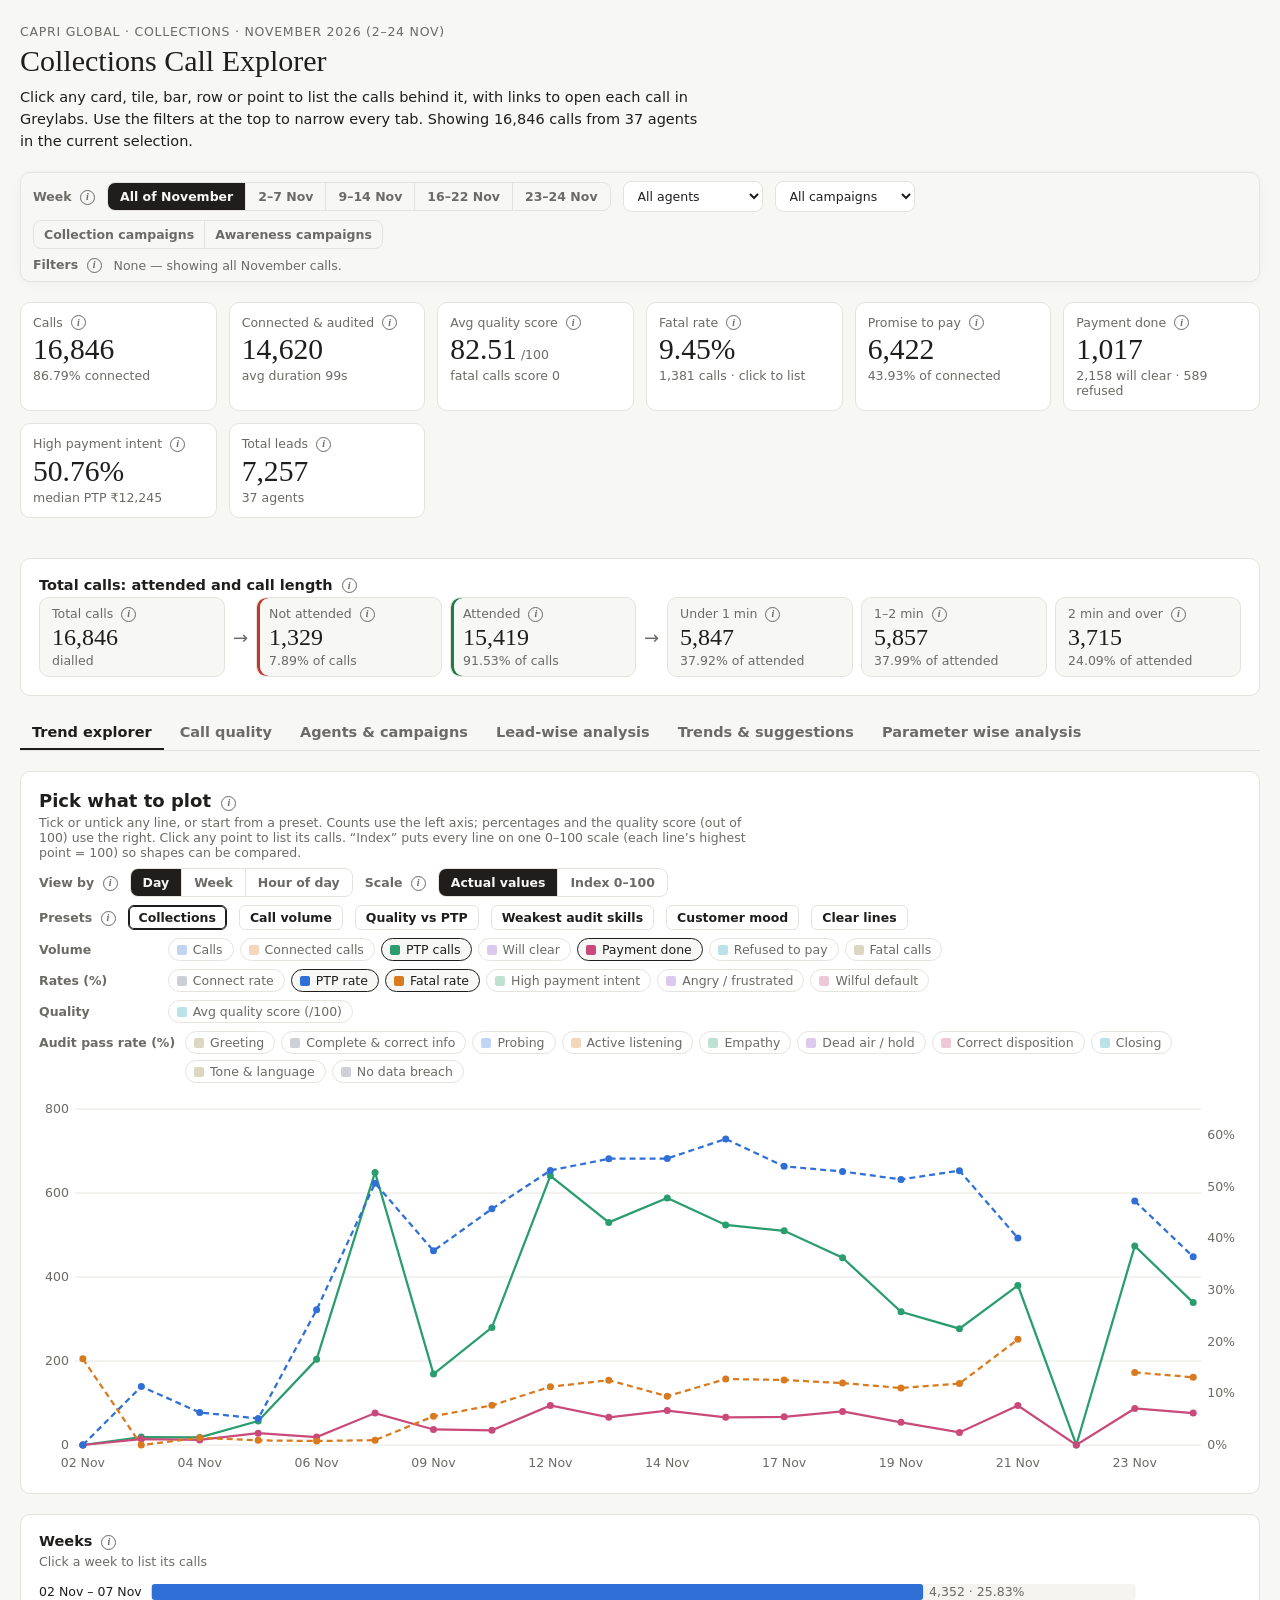
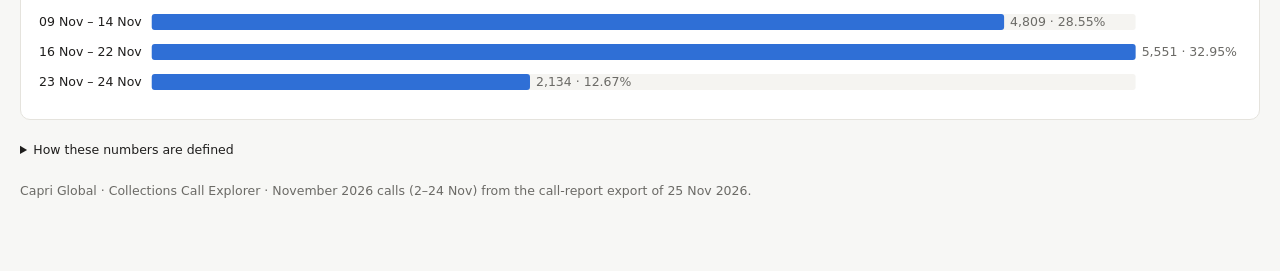
<file: LAST AND FINAL/index.html>
<!doctype html>
<html lang="en-IN">
<head>
<meta charset="utf-8">
<meta name="viewport" content="width=device-width, initial-scale=1, viewport-fit=cover">
<title>Capri Global – Collections Call Explorer (Nov 2026)</title>
<link rel="icon" href="data:image/svg+xml,<svg xmlns=%22http://www.w3.org/2000/svg%22 viewBox=%220 0 100 100%22><text y=%22.9em%22 font-size=%2290%22>📞</text></svg>">
<link rel="stylesheet" href="theme.css">
<link rel="stylesheet" href="styles.css">
</head>
<body>
<div id="dash-root">
<div class="cg">
<header class="cg-head" id="top">
  <div class="cg-eyebrow">Capri Global · Collections · November 2026 (2–24 Nov)</div>
  <h1 class="cg-title">Collections Call Explorer</h1>
  <p class="cg-lede" id="lede">Click any card, tile, bar, row or point to list the calls behind it, with links to open each call in Greylabs. Use the filters at the top to narrow every tab. Showing <span class="dash-skeleton" data-draw="val" data-source="kpis" data-field="calls" data-fmt="int" data-row="0"></span> calls from <span class="dash-skeleton" data-draw="val" data-source="kpis" data-field="agents" data-fmt="int" data-row="0"></span> agents in the current selection.</p>
</header>

<div class="cg-filters" id="filters">
  <div class="cg-frow">
    <span class="cg-flabel">Week <span class="cg-i" tabindex="0" role="img" aria-label="Limits every tab to one calling week (Monday start). “All of November” shows every call." data-info="Limits every tab to one calling week (Monday start). “All of November” shows every call.">i</span></span>
    <div class="cg-seg" role="group" aria-label="Week" data-seg="week"><button type="button" data-v="" aria-pressed="false">All of November</button><button type="button" data-v="02 Nov – 07 Nov" aria-pressed="false">2–7 Nov</button><button type="button" data-v="09 Nov – 14 Nov" aria-pressed="false">9–14 Nov</button><button type="button" data-v="16 Nov – 22 Nov" aria-pressed="false">16–22 Nov</button><button type="button" data-v="23 Nov – 24 Nov" aria-pressed="false">23–24 Nov</button></div>
    <select class="dash-select" data-draw="opts" data-dim="agent" data-all="All agents" data-source="options" aria-label="Agent"></select>
        <select class="dash-select" data-draw="opts" data-dim="campaign" data-all="All campaigns" data-source="options" aria-label="Campaign"></select>
    <div class="cg-seg cg-ctype" role="group" aria-label="Campaign type"><button type="button" data-ctype="Collection" aria-pressed="false" title="Campaigns whose name does not start with PDM">Collection campaigns</button><button type="button" data-ctype="Awareness" aria-pressed="false" title="Campaigns whose name starts with PDM">Awareness campaigns</button></div>
  </div>
  <div class="cg-frow cg-active" id="active-filters">
    <span class="cg-flabel">Filters <span class="cg-i" tabindex="0" role="img" aria-label="Filters currently applied to every tab. Remove one with ✕ or use Clear all. Agent and campaign menus and the Collection / Awareness buttons sit on the left." data-info="Filters currently applied to every tab. Remove one with ✕ or use Clear all. Agent and campaign menus and the Collection / Awareness buttons sit on the left.">i</span></span>
    <span class="cg-nofilter">None — showing all November calls.</span>
    <span class="cg-chips" data-draw="chips"></span>
    <button type="button" class="cg-linkbtn" data-clear hidden>Clear all</button>
  </div>
</div>

<div class="cg-kpis" id="kpis">
  <button type="button" class="cg-kpi" id="k-calls" data-kpi="all" aria-pressed="false"><span class="cg-kpi-l">Calls <span class="cg-i" aria-hidden="true" data-info="Every call in the current selection, one row per call in the export, whether or not the customer picked up. Source: the dialer’s call record. Click to list all these calls.">i</span></span><span class="cg-kpi-v"><span class="dash-skeleton" data-draw="val" data-source="kpis" data-field="calls" data-fmt="int" data-row="0"></span></span><span class="cg-kpi-s"><span class="dash-skeleton" data-draw="val" data-source="kpis" data-field="connect_rate" data-fmt="pct" data-row="0"></span> connected</span></button>
  <button type="button" class="cg-kpi" id="k-conn" data-kpi="connected" aria-pressed="false"><span class="cg-kpi-l">Connected &amp; audited <span class="cg-i" aria-hidden="true" data-info="Calls with enough two-way conversation for the AI audit to score them; calls with too little speech, no transcript or voicemail are excluded. Every rate on the page (fatal, PTP, intent, score) is a share of these calls. Source: the AI audit of the call recording/transcript. Click to list them.">i</span></span><span class="cg-kpi-v"><span class="dash-skeleton" data-draw="val" data-source="kpis" data-field="connected" data-fmt="int" data-row="0"></span></span><span class="cg-kpi-s">avg duration <span class="dash-skeleton" data-draw="val" data-source="kpis" data-field="avg_duration_sec" data-fmt="sec" data-row="0"></span></span></button>
  <button type="button" class="cg-kpi" id="k-score" data-kpi="connected" aria-pressed="false"><span class="cg-kpi-l">Avg quality score <span class="cg-i" aria-hidden="true" data-info="Average audit score out of 100 across connected &amp; audited calls. Each call’s score is the points it earned divided by the points applicable to it (out of 100); any call with a fatal error scores 0. Per call, then averaged. Source: the AI audit of the call recording/transcript. Click to list the calls behind it.">i</span></span><span class="cg-kpi-v"><span class="dash-skeleton" data-draw="val" data-source="kpis" data-field="avg_score" data-fmt="score" data-row="0"></span><small> /100</small></span><span class="cg-kpi-s">fatal calls score 0</span></button>
  <button type="button" class="cg-kpi" id="k-fatal" data-kpi="fatal" aria-pressed="false"><span class="cg-kpi-l">Fatal rate <span class="cg-i" aria-hidden="true" data-info="Share of connected &amp; audited calls that the audit marked fatal (at least one zero-tolerance error, e.g. wrong disposition tag, conduct breach). Per call. Source: the AI audit of the call recording/transcript. Click to list the fatal calls.">i</span></span><span class="cg-kpi-v"><span class="dash-skeleton" data-draw="val" data-source="kpis" data-field="fatal_rate" data-fmt="pct" data-row="0"></span></span><span class="cg-kpi-s"><span class="dash-skeleton" data-draw="val" data-source="kpis" data-field="fatal_calls" data-fmt="int" data-row="0"></span> calls · click to list</span></button>
  <button type="button" class="cg-kpi" id="k-ptp" data-kpi="ptp" aria-pressed="false"><span class="cg-kpi-l">Promise to pay <span class="cg-i" aria-hidden="true" data-info="Connected calls whose AI-detected outcome was Promise To Pay, Penal PTP or NACH PTP, and their share of connected calls. Judged from what the customer said on the call, not from the agent’s tag. Source: the AI audit of the call recording/transcript. Click to list them.">i</span></span><span class="cg-kpi-v"><span class="dash-skeleton" data-draw="val" data-source="kpis" data-field="ptp_calls" data-fmt="int" data-row="0"></span></span><span class="cg-kpi-s"><span class="dash-skeleton" data-draw="val" data-source="kpis" data-field="ptp_rate" data-fmt="pct" data-row="0"></span> of connected</span></button>
  <button type="button" class="cg-kpi" id="k-paid" data-kpi="paid" aria-pressed="false"><span class="cg-kpi-l">Payment done <span class="cg-i" aria-hidden="true" data-info="Connected calls where the customer said the payment was already made (AI-detected outcome “Payment Done”). Customer statement, not a verified collection. “Will clear” = said they will pay soon; “refused” = refused to pay. Source: the AI audit of the call recording/transcript. Click to list them.">i</span></span><span class="cg-kpi-v"><span class="dash-skeleton" data-draw="val" data-source="kpis" data-field="payment_done" data-fmt="int" data-row="0"></span></span><span class="cg-kpi-s"><span class="dash-skeleton" data-draw="val" data-source="kpis" data-field="will_clear" data-fmt="int" data-row="0"></span> will clear · <span class="dash-skeleton" data-draw="val" data-source="kpis" data-field="refused" data-fmt="int" data-row="0"></span> refused</span></button>
  <button type="button" class="cg-kpi" id="k-intent" data-kpi="high" aria-pressed="false"><span class="cg-kpi-l">High payment intent <span class="cg-i" aria-hidden="true" data-info="Share of connected calls where the AI judged the customer’s willingness to pay as High, from the conversation. Median PTP is the middle amount promised on PTP calls that captured an amount. Source: the AI audit of the call recording/transcript. Click to list the high-intent calls.">i</span></span><span class="cg-kpi-v"><span class="dash-skeleton" data-draw="val" data-source="kpis" data-field="high_intent_pct" data-fmt="pct" data-row="0"></span></span><span class="cg-kpi-s">median PTP <span class="dash-skeleton" data-draw="val" data-source="kpis" data-field="median_ptp_amount" data-fmt="inr" data-row="0"></span></span></button>
  <button type="button" class="cg-kpi" id="k-leads" data-kpi="leads" aria-pressed="false"><span class="cg-kpi-l">Total leads <span class="cg-i" aria-hidden="true" data-info="Unique leads (loan accounts) called in the selection — several calls to the same loan count once. Loan numbers are masked. Source: the dialer’s call record. Click to list all calls that have a lead.">i</span></span><span class="cg-kpi-v"><span class="dash-skeleton" data-draw="val" data-source="kpis" data-field="leads" data-fmt="int" data-row="0"></span></span><span class="cg-kpi-s"><span class="dash-skeleton" data-draw="val" data-source="kpis" data-field="agents" data-fmt="int" data-row="0"></span> agents</span></button>
</div>

<div class="cg-pwcalls" data-draw="pwcalls" data-source="pw_call_list" data-for="kpi" data-static="1"></div>

<div class="cg-card cg-attend" id="attendance">
  <h3 class="cg-h3">Total calls: attended and call length <span class="cg-i" tabindex="0" role="img" aria-label="Whether the customer picked up, and how long picked-up calls lasted. Attended / not attended comes from the dialer status (Connected / Not Connected); length is the full call duration. Source: the dialer’s call record. Click any tile to list its calls." data-info="Whether the customer picked up, and how long picked-up calls lasted. Attended / not attended comes from the dialer status (Connected / Not Connected); length is the full call duration. Source: the dialer’s call record. Click any tile to list its calls.">i</span></h3>
  <div class="cg-tiles">
    <div class="cg-tile " id="a-total"><span class="cg-tile-l">Total calls <span class="cg-i" aria-hidden="true" data-info="Every call dialled in the selection. Source: the dialer’s call record. Click to list them.">i</span></span><span class="cg-tile-v"><span class="dash-skeleton" data-draw="val" data-source="attendance" data-field="calls" data-fmt="int" data-row="0"></span></span><span class="cg-tile-s">dialled</span></div>
    <span class="cg-arrow" aria-hidden="true">→</span>
    <button type="button" class="cg-tile cg-bad" id="a-not" data-af="attend" data-av="Not attended" aria-pressed="false"><span class="cg-tile-l">Not attended <span class="cg-i" aria-hidden="true" data-info="Calls the dialer marked Not Connected — the customer did not pick up or the call failed. Source: the dialer’s call record. Click to list them.">i</span></span><span class="cg-tile-v"><span class="dash-skeleton" data-draw="val" data-source="attendance" data-field="not_attended" data-fmt="int" data-row="0"></span></span><span class="cg-tile-s"><span class="dash-skeleton" data-draw="val" data-source="attendance" data-field="not_attended_pct" data-fmt="pct" data-row="0"></span> of calls</span></button>
    <button type="button" class="cg-tile cg-ok" id="a-att" data-af="attend" data-av="Attended" aria-pressed="false"><span class="cg-tile-l">Attended <span class="cg-i" aria-hidden="true" data-info="Calls the dialer marked Connected — the customer picked up. Some attended calls are too short to audit, so this is higher than Connected &amp; audited. Source: the dialer’s call record. Click to list them.">i</span></span><span class="cg-tile-v"><span class="dash-skeleton" data-draw="val" data-source="attendance" data-field="attended" data-fmt="int" data-row="0"></span></span><span class="cg-tile-s"><span class="dash-skeleton" data-draw="val" data-source="attendance" data-field="attended_pct" data-fmt="pct" data-row="0"></span> of calls</span></button>
    <span class="cg-arrow" aria-hidden="true">→</span>
    <button type="button" class="cg-tile " id="a-u1" data-af="dband" data-av="Under 1 min" aria-pressed="false"><span class="cg-tile-l">Under 1 min <span class="cg-i" aria-hidden="true" data-info="Attended calls shorter than 60 seconds, by full call duration. Source: the dialer’s call record. Click to list them.">i</span></span><span class="cg-tile-v"><span class="dash-skeleton" data-draw="val" data-source="attendance" data-field="under_1min" data-fmt="int" data-row="0"></span></span><span class="cg-tile-s"><span class="dash-skeleton" data-draw="val" data-source="attendance" data-field="under_1min_pct" data-fmt="pct" data-row="0"></span> of attended</span></button>
    <button type="button" class="cg-tile " id="a-12" data-af="dband" data-av="1–2 min" aria-pressed="false"><span class="cg-tile-l">1–2 min <span class="cg-i" aria-hidden="true" data-info="Attended calls lasting 60 to 119 seconds. Source: the dialer’s call record. Click to list them.">i</span></span><span class="cg-tile-v"><span class="dash-skeleton" data-draw="val" data-source="attendance" data-field="min_1_2" data-fmt="int" data-row="0"></span></span><span class="cg-tile-s"><span class="dash-skeleton" data-draw="val" data-source="attendance" data-field="min_1_2_pct" data-fmt="pct" data-row="0"></span> of attended</span></button>
    <button type="button" class="cg-tile " id="a-o2" data-af="dband" data-av="2 min and over" aria-pressed="false"><span class="cg-tile-l">2 min and over <span class="cg-i" aria-hidden="true" data-info="Attended calls lasting 2 minutes or longer. Source: the dialer’s call record. Click to list them.">i</span></span><span class="cg-tile-v"><span class="dash-skeleton" data-draw="val" data-source="attendance" data-field="over_2min" data-fmt="int" data-row="0"></span></span><span class="cg-tile-s"><span class="dash-skeleton" data-draw="val" data-source="attendance" data-field="over_2min_pct" data-fmt="pct" data-row="0"></span> of attended</span></button>
  </div>
  <div class="cg-pwcalls" data-draw="pwcalls" data-source="pw_call_list" data-for="att" data-static="1"></div>
</div>

<nav class="cg-tabs" role="tablist" aria-label="Explorer sections">
  <button class="cg-tab" role="tab" aria-controls="trend" aria-selected="true">Trend explorer</button>
  <button class="cg-tab" role="tab" aria-controls="quality" aria-selected="false">Call quality</button>
  <button class="cg-tab" role="tab" aria-controls="agents" aria-selected="false">Agents &amp; campaigns</button>
  <button class="cg-tab" role="tab" aria-controls="leads" aria-selected="false">Lead-wise analysis</button>
  <button class="cg-tab" role="tab" aria-controls="insights" aria-selected="false">Trends &amp; suggestions</button>
  <button class="cg-tab" role="tab" aria-controls="params" aria-selected="false">Parameter wise analysis</button>
</nav>

<section class="cg-sec" id="trend" role="tabpanel">
  <div class="cg-card" id="trend-card">
    <h2 class="cg-h2">Pick what to plot <span class="cg-i" tabindex="0" role="img" aria-label="Plot any measure by day, week or hour of day. Counts use the left axis; percentages and the quality score (out of 100) use the right. “Index” rescales each line so its highest point is 100, to compare shapes. Volumes from the dialer, outcomes and scores from the AI audit. Click any point to list that day’s, week’s or hour’s calls." data-info="Plot any measure by day, week or hour of day. Counts use the left axis; percentages and the quality score (out of 100) use the right. “Index” rescales each line so its highest point is 100, to compare shapes. Volumes from the dialer, outcomes and scores from the AI audit. Click any point to list that day’s, week’s or hour’s calls.">i</span></h2>
    <p class="cg-sub">Tick or untick any line, or start from a preset. Counts use the left axis; percentages and the quality score (out of 100) use the right. Click any point to list its calls. “Index” puts every line on one 0–100 scale (each line’s highest point = 100) so shapes can be compared.</p>
    <div class="cg-ctl">
      <span class="cg-flabel">View by <span class="cg-i" tabindex="0" role="img" aria-label="Group the trend by calendar day, calling week or hour of day the call started." data-info="Group the trend by calendar day, calling week or hour of day the call started.">i</span></span><div class="cg-seg" role="group" aria-label="View by" data-seg="grain"><button type="button" data-v="day" aria-pressed="false">Day</button><button type="button" data-v="week" aria-pressed="false">Week</button><button type="button" data-v="hour" aria-pressed="false">Hour of day</button></div>
      <span class="cg-flabel">Scale <span class="cg-i" tabindex="0" role="img" aria-label="Actual values, or an index where each line’s highest point = 100 so different measures can be compared by shape." data-info="Actual values, or an index where each line’s highest point = 100 so different measures can be compared by shape.">i</span></span><div class="cg-seg" role="group" aria-label="Scale" data-seg="scale"><button type="button" data-v="actual" aria-pressed="false">Actual values</button><button type="button" data-v="index" aria-pressed="false">Index 0–100</button></div>
    </div>
    <div class="cg-presets" id="presets">
      <span class="cg-flabel">Presets <span class="cg-i" tabindex="0" role="img" aria-label="Ready-made sets of lines to plot. You can still tick or untick any line afterwards." data-info="Ready-made sets of lines to plot. You can still tick or untick any line afterwards.">i</span></span>
      <button type="button" class="cg-linkbtn" data-preset="collections" aria-pressed="true">Collections</button>
      <button type="button" class="cg-linkbtn" data-preset="volume" aria-pressed="false">Call volume</button>
      <button type="button" class="cg-linkbtn" data-preset="quality" aria-pressed="false">Quality vs PTP</button>
      <button type="button" class="cg-linkbtn" data-preset="softskills" aria-pressed="false">Weakest audit skills</button>
      <button type="button" class="cg-linkbtn" data-preset="customer" aria-pressed="false">Customer mood</button>
      <button type="button" class="cg-linkbtn" data-preset="" aria-pressed="false">Clear lines</button>
    </div>
    <div class="cg-toggles" id="series">
<div class="cg-tg"><b>Volume</b><div class="cg-tg-items"><label class="cg-tgl"><input type="checkbox" data-s="calls"><i class="cg-sw" data-s="calls"></i>Calls</label><label class="cg-tgl"><input type="checkbox" data-s="connected"><i class="cg-sw" data-s="connected"></i>Connected calls</label><label class="cg-tgl on"><input type="checkbox" data-s="ptp_calls" checked><i class="cg-sw" data-s="ptp_calls"></i>PTP calls</label><label class="cg-tgl"><input type="checkbox" data-s="will_clear"><i class="cg-sw" data-s="will_clear"></i>Will clear</label><label class="cg-tgl on"><input type="checkbox" data-s="payment_done" checked><i class="cg-sw" data-s="payment_done"></i>Payment done</label><label class="cg-tgl"><input type="checkbox" data-s="refused"><i class="cg-sw" data-s="refused"></i>Refused to pay</label><label class="cg-tgl"><input type="checkbox" data-s="fatal_calls"><i class="cg-sw" data-s="fatal_calls"></i>Fatal calls</label></div></div>
<div class="cg-tg"><b>Rates (%)</b><div class="cg-tg-items"><label class="cg-tgl"><input type="checkbox" data-s="connect_rate"><i class="cg-sw" data-s="connect_rate"></i>Connect rate</label><label class="cg-tgl on"><input type="checkbox" data-s="ptp_rate" checked><i class="cg-sw" data-s="ptp_rate"></i>PTP rate</label><label class="cg-tgl on"><input type="checkbox" data-s="fatal_rate" checked><i class="cg-sw" data-s="fatal_rate"></i>Fatal rate</label><label class="cg-tgl"><input type="checkbox" data-s="high_intent_pct"><i class="cg-sw" data-s="high_intent_pct"></i>High payment intent</label><label class="cg-tgl"><input type="checkbox" data-s="angry_pct"><i class="cg-sw" data-s="angry_pct"></i>Angry / frustrated</label><label class="cg-tgl"><input type="checkbox" data-s="wilful_pct"><i class="cg-sw" data-s="wilful_pct"></i>Wilful default</label></div></div>
<div class="cg-tg"><b>Quality</b><div class="cg-tg-items"><label class="cg-tgl"><input type="checkbox" data-s="avg_score"><i class="cg-sw" data-s="avg_score"></i>Avg quality score (/100)</label></div></div>
<div class="cg-tg"><b>Audit pass rate (%)</b><div class="cg-tg-items"><label class="cg-tgl"><input type="checkbox" data-s="p_greet"><i class="cg-sw" data-s="p_greet"></i>Greeting</label><label class="cg-tgl"><input type="checkbox" data-s="p_info"><i class="cg-sw" data-s="p_info"></i>Complete &amp; correct info</label><label class="cg-tgl"><input type="checkbox" data-s="p_probe"><i class="cg-sw" data-s="p_probe"></i>Probing</label><label class="cg-tgl"><input type="checkbox" data-s="p_listen"><i class="cg-sw" data-s="p_listen"></i>Active listening</label><label class="cg-tgl"><input type="checkbox" data-s="p_empathy"><i class="cg-sw" data-s="p_empathy"></i>Empathy</label><label class="cg-tgl"><input type="checkbox" data-s="p_hold"><i class="cg-sw" data-s="p_hold"></i>Dead air / hold</label><label class="cg-tgl"><input type="checkbox" data-s="p_dispo"><i class="cg-sw" data-s="p_dispo"></i>Correct disposition</label><label class="cg-tgl"><input type="checkbox" data-s="p_closing"><i class="cg-sw" data-s="p_closing"></i>Closing</label><label class="cg-tgl"><input type="checkbox" data-s="p_tone"><i class="cg-sw" data-s="p_tone"></i>Tone &amp; language</label><label class="cg-tgl"><input type="checkbox" data-s="p_datasec"><i class="cg-sw" data-s="p_datasec"></i>No data breach</label></div></div>
    </div>
    <div class="cg-chart cg-xl" data-draw="trend" data-source="trend" style="min-height:380px"></div>
    <div class="cg-pwcalls" data-draw="pwcalls" data-source="pw_call_list" data-for="tday"></div><div class="cg-pwcalls" data-draw="pwcalls" data-source="pw_call_list" data-for="tweek"></div><div class="cg-pwcalls" data-draw="pwcalls" data-source="pw_call_list" data-for="thour"></div>
  </div>
  <div class="cg-grid2">
    <div class="cg-card" id="c-week"><h3 class="cg-h3">Weeks <span class="cg-i" tabindex="0" role="img" aria-label="Calls per calling week (Monday start). Bars can show calls, PTP rate, fatal rate or average score (per call, averaged). Worked out by this dashboard from the call export. Click a week to list its calls." data-info="Calls per calling week (Monday start). Bars can show calls, PTP rate, fatal rate or average score (per call, averaged). Worked out by this dashboard from the call export. Click a week to list its calls.">i</span></h3><p class=cg-sub>Click a week to list its calls</p><div class="cg-chart" style="min-height:100px" data-draw="cbar" data-source="by_week" data-dim="week" data-sort="key" data-mgroup="bm" data-aria="Bar chart by week"></div><div class="cg-pwcalls" data-draw="pwcalls" data-source="pw_call_list" data-for="week"></div></div>
    
  </div>
</section>



<section class="cg-sec" id="quality" role="tabpanel" hidden>
  <div class="cg-card" id="c-params"><h3 class="cg-h3">Audit parameter pass rate <span class="cg-i" tabindex="0" role="img" aria-label="For each audit check, the share of connected calls where it was assessed and passed. Each check is judged by the AI on the transcript; some checks only apply to some calls. Per call. Source: the AI audit of the call recording/transcript. Click a check to list the calls that failed it." data-info="For each audit check, the share of connected calls where it was assessed and passed. Each check is judged by the AI on the transcript; some checks only apply to some calls. Per call. Source: the AI audit of the call recording/transcript. Click a check to list the calls that failed it.">i</span></h3><p class=cg-sub>Click a parameter to list the calls that failed it. Green ≥ 90%, amber 75–90%, red &lt; 75%.</p><div class="cg-chart" style="min-height:520px" data-draw="cbar" data-source="by_param" data-dim="param" data-key="param" data-label="parameter" data-measure="pass_rate" data-mfmt="pct" data-mlabel="Pass rate" data-max100="1" data-tone="pass" data-sort="none" data-tip="pass_rate:pct:Pass rate,assessed:int:Assessed,failed:int:Failed,fatal:int:Fatal" data-aria="Bar chart of audit parameter pass rates"></div><div class="cg-pwcalls" data-draw="pwcalls" data-source="pw_call_list" data-for="param"></div></div>
  <div class="cg-card" id="c-fatalp"><h3 class="cg-h3">Fatal marks by parameter <span class="cg-i" tabindex="0" role="img" aria-label="How many calls each audit check marked fatal. One fatal mark sets the call’s score to 0. Counted per check, so a call fatal on two checks appears twice. Source: the AI audit of the call recording/transcript. Click a bar to list those calls." data-info="How many calls each audit check marked fatal. One fatal mark sets the call’s score to 0. Counted per check, so a call fatal on two checks appears twice. Source: the AI audit of the call recording/transcript. Click a bar to list those calls.">i</span></h3><div class="cg-chart" style="min-height:120px" data-draw="cbar" data-source="by_param" data-dim="pfatal" data-key="param" data-label="parameter" data-measure="fatal" data-mfmt="int" data-mlabel="Fatal marks" data-color="bad" data-limit="6" data-tip="fatal:int:Fatal marks,assessed:int:Assessed" data-aria="Bar chart of fatal marks by parameter"></div><div class="cg-pwcalls" data-draw="pwcalls" data-source="pw_call_list" data-for="pfatal"></div></div>
</section>

<section class="cg-sec" id="agents" role="tabpanel" hidden>
  <div class="cg-ctl"><span class="cg-flabel">Rank by <span class="cg-i" tabindex="0" role="img" aria-label="What the agent and campaign charts are ranked by. Rates only rank agents or campaigns with 30+ connected calls." data-info="What the agent and campaign charts are ranked by. Rates only rank agents or campaigns with 30+ connected calls.">i</span></span><div class="cg-seg" role="group" aria-label="Measure" data-seg="am"><button type="button" data-v="calls" aria-pressed="false">Calls</button><button type="button" data-v="ptp_rate" aria-pressed="false">PTP rate</button><button type="button" data-v="fatal_rate" aria-pressed="false">Fatal rate</button><button type="button" data-v="avg_score" aria-pressed="false">Avg score /100</button></div><span class="cg-hint">Rates only rank agents and campaigns with at least 30 connected calls.</span></div>
  <div class="cg-grid2">
    <div class="cg-card" id="c-agents"><h3 class="cg-h3">Agents — top 15 <span class="cg-i" tabindex="0" role="img" aria-label="Agents ranked by the measure chosen above: calls (from the dialer), or PTP rate, fatal rate or average score (from the AI audit, per call then averaged). Rates only rank agents with 30+ connected calls. Click an agent to list their calls." data-info="Agents ranked by the measure chosen above: calls (from the dialer), or PTP rate, fatal rate or average score (from the AI audit, per call then averaged). Rates only rank agents with 30+ connected calls. Click an agent to list their calls.">i</span></h3><p class=cg-sub>Click an agent to list their calls</p><div class="cg-chart" style="min-height:440px" data-draw="cbar" data-source="by_agent" data-dim="agent" data-mgroup="am" data-limit="15" data-minconn="30" data-aria="Bar chart of agents"></div><div class="cg-pwcalls" data-draw="pwcalls" data-source="pw_call_list" data-for="agent"></div></div>
    <div class="cg-card" id="c-campaigns"><h3 class="cg-h3">Campaigns <span class="cg-i" tabindex="0" role="img" aria-label="Dialer campaigns ranked by the measure chosen above. Campaign comes from the dialer record; rates from the AI audit. Click a campaign to list its calls." data-info="Dialer campaigns ranked by the measure chosen above. Campaign comes from the dialer record; rates from the AI audit. Click a campaign to list its calls.">i</span></h3><p class=cg-sub>Click a campaign to list its calls</p><div class="cg-chart" style="min-height:330px" data-draw="cbar" data-source="by_campaign" data-dim="campaign" data-mgroup="am" data-limit="15" data-minconn="30" data-color="1" data-aria="Bar chart of campaigns"></div><div class="cg-pwcalls" data-draw="pwcalls" data-source="pw_call_list" data-for="campaign"></div></div>
  </div>
  <div class="cg-card" id="t-agents">
    <h3 class="cg-h3">Agent scorecard <span class="cg-i" tabindex="0" role="img" aria-label="Every agent’s calls and connected calls (dialer + audit), average score out of 100, fatal rate and PTP rate (AI audit, per call). Agent-wise. Click a heading to sort, a row to list that agent’s calls." data-info="Every agent’s calls and connected calls (dialer + audit), average score out of 100, fatal rate and PTP rate (AI audit, per call). Agent-wise. Click a heading to sort, a row to list that agent’s calls.">i</span></h3>
    <p class="cg-sub">Click a heading to sort, a row to list that agent’s calls</p>
    <div class="cg-scroll cg-tall">
      <table class="cg-table cg-sortable" data-source="by_agent" data-row-key="agent" data-dim="agent2">
        <thead><tr><th data-field="agent" aria-sort="none">Agent <span class="cg-i" aria-hidden="true" data-info="The agent on the call, from the call record.">i</span></th><th class="cg-num" data-field="calls" data-fmt="int" aria-sort="descending">Calls <span class="cg-i" aria-hidden="true" data-info="Number of call records. From the dialer.">i</span></th><th class="cg-num" data-field="connected" data-fmt="int" aria-sort="none">Connected <span class="cg-i" aria-hidden="true" data-info="Calls with enough conversation for the AI audit to score.">i</span></th><th class="cg-num" data-field="avg_score" data-fmt="score" data-tone="score" aria-sort="none">Avg score /100 <span class="cg-i" aria-hidden="true" data-info="Average audit score out of 100, per call then averaged. Fatal calls score 0. From the AI audit.">i</span></th><th class="cg-num" data-field="fatal_rate" data-fmt="pct" data-tone="fatal" aria-sort="none">Fatal rate <span class="cg-i" aria-hidden="true" data-info="Share of connected calls marked fatal by the AI audit.">i</span></th><th class="cg-num" data-field="ptp_rate" data-fmt="pct" aria-sort="none">PTP rate <span class="cg-i" aria-hidden="true" data-info="Share of connected calls whose AI-detected outcome was a promise to pay.">i</span></th></tr></thead>
        <tbody data-draw="tbl"></tbody>
      </table>
    </div>
    <div class="cg-pwcalls" data-draw="pwcalls" data-source="pw_call_list" data-for="agent2"></div>
  </div>
</section>





<section class="cg-sec" id="leads" role="tabpanel" hidden>
  <p class="cg-sub" id="leads-intro">A lead is one loan account. Each lead’s November calls are combined to show how far it got — reached, promised to pay, paid — and how many calls it took. The page filters at the top (week, agent, campaign and so on) still apply. Click any card, bar or row to list the calls of those leads.</p>
  <div class="cg-frow cg-active" id="lead-filters">
    <span class="cg-flabel">Lead filters <span class="cg-i" tabindex="0" role="img" aria-label="Extra filters that apply only to the leads on this tab. Set them from a lead call list with “Filter whole page to this”." data-info="Extra filters that apply only to the leads on this tab. Set them from a lead call list with “Filter whole page to this”.">i</span></span>
    <span class="cg-lnofilter cg-hint">None — open a call list and use “Filter whole page to this” to filter leads.</span>
    <span class="cg-chips" data-draw="lchips"></span>
    <button type="button" class="cg-linkbtn" data-lclear hidden>Clear lead filters</button>
  </div>
  <div class="cg-kpis" id="lead-kpis">
    <button type="button" class="cg-kpi" id="lk-leads" data-lkpi="all" aria-pressed="false"><span class="cg-kpi-l">Total leads (called) <span class="cg-i" aria-hidden="true" data-info="Unique leads (loan accounts) with at least one call in the selection, and the average number of calls per lead. Lead-wise. Source: the dialer’s call record. Click to list all their calls.">i</span></span><span class="cg-kpi-v"><span class="dash-skeleton" data-draw="val" data-source="lead_kpis" data-field="leads" data-fmt="int" data-row="0"></span></span><span class="cg-kpi-s"><span class="dash-skeleton" data-draw="val" data-source="lead_kpis" data-field="calls_per_lead" data-fmt="dec2" data-row="0"></span> calls per lead</span></button>
    <button type="button" class="cg-kpi" id="lk-reached" data-lkpi="reached" aria-pressed="false"><span class="cg-kpi-l">Leads reached <span class="cg-i" aria-hidden="true" data-info="Leads with at least one connected &amp; audited call, and on average which call first reached them. Lead-wise, combining all of the lead’s calls. Source: the AI audit of the call recording/transcript. Click to list these leads’ calls.">i</span></span><span class="cg-kpi-v"><span class="dash-skeleton" data-draw="val" data-source="lead_kpis" data-field="reached" data-fmt="int" data-row="0"></span></span><span class="cg-kpi-s"><span class="dash-skeleton" data-draw="val" data-source="lead_kpis" data-field="reached_pct" data-fmt="pct" data-row="0"></span> of leads · first reached on call <span class="dash-skeleton" data-draw="val" data-source="lead_kpis" data-field="calls_to_connect" data-fmt="dec2" data-row="0"></span> on average</span></button>
    <button type="button" class="cg-kpi" id="lk-promised" data-lkpi="promised" aria-pressed="false"><span class="cg-kpi-l">Promised to pay / will clear <span class="cg-i" aria-hidden="true" data-info="Leads that promised to pay, said they will clear, or said they had paid on at least one call. Lead-wise, from the AI-detected outcomes of all the lead’s calls. Click to list these leads’ calls.">i</span></span><span class="cg-kpi-v"><span class="dash-skeleton" data-draw="val" data-source="lead_kpis" data-field="promised" data-fmt="int" data-row="0"></span></span><span class="cg-kpi-s"><span class="dash-skeleton" data-draw="val" data-source="lead_kpis" data-field="promised_pct" data-fmt="pct" data-row="0"></span> of leads</span></button>
    <button type="button" class="cg-kpi" id="lk-paid" data-lkpi="paid" aria-pressed="false"><span class="cg-kpi-l">Leads paid <span class="cg-i" aria-hidden="true" data-info="Leads where at least one call’s AI-detected outcome was Payment Done (customer said they paid). Lead-wise; not a verified collection. Click to list these leads’ calls.">i</span></span><span class="cg-kpi-v"><span class="dash-skeleton" data-draw="val" data-source="lead_kpis" data-field="paid" data-fmt="int" data-row="0"></span></span><span class="cg-kpi-s"><span class="dash-skeleton" data-draw="val" data-source="lead_kpis" data-field="paid_pct" data-fmt="pct" data-row="0"></span> of leads</span></button>
    <button type="button" class="cg-kpi" id="lk-multi" data-lkpi="multi" aria-pressed="false"><span class="cg-kpi-l">Handled by 2+ agents <span class="cg-i" aria-hidden="true" data-info="Leads that more than one agent called in the selection. Lead-wise, from the agent on each call record. Click to list these leads’ calls.">i</span></span><span class="cg-kpi-v"><span class="dash-skeleton" data-draw="val" data-source="lead_kpis" data-field="multi_agent_pct" data-fmt="pct" data-row="0"></span></span><span class="cg-kpi-s">of leads</span></button>
  </div>
  <div class="cg-pwcalls" data-draw="pwcalls" data-source="lead_call_list" data-for="Lkpi" data-static="1"></div>
  <div class="cg-grid2">
    <div class="cg-card" id="l-funnel"><h3 class="cg-h3">Lead funnel <span class="cg-i" tabindex="0" role="img" aria-label="How many leads reached each stage at least once: called, reached (connected call), promised or will clear, paid. Lead-wise, combining all of a lead’s calls; outcomes from the AI audit. Click a stage to list its leads’ calls." data-info="How many leads reached each stage at least once: called, reached (connected call), promised or will clear, paid. Lead-wise, combining all of a lead’s calls; outcomes from the AI audit. Click a stage to list its leads’ calls.">i</span></h3><p class=cg-sub>Leads reaching each stage at least once in November</p><div class="cg-chart" style="min-height:130px" data-draw="lbar" data-source="lead_funnel" data-dim="Lstage" data-key="stage" data-label="stage" data-measure="leads" data-tip="leads" data-color="ok" data-aria="Bar chart of the lead funnel"></div><div class="cg-pwcalls" data-draw="pwcalls" data-source="lead_call_list" data-for="Lstage"></div></div>
    <div class="cg-card" id="l-status"><h3 class="cg-h3">Best outcome reached per lead <span class="cg-i" tabindex="0" role="img" aria-label="The furthest each lead got across all its calls: Paid beats Promised to pay, then Will clear, Callback, Refused, Other connected; Not reached means no connected call. Lead-wise, from AI-detected outcomes. Click a bar to list those leads’ calls." data-info="The furthest each lead got across all its calls: Paid beats Promised to pay, then Will clear, Callback, Refused, Other connected; Not reached means no connected call. Lead-wise, from AI-detected outcomes. Click a bar to list those leads’ calls.">i</span></h3><p class=cg-sub>Paid beats promised, which beats will clear, and so on. Click to filter leads.</p><div class="cg-chart" style="min-height:220px" data-draw="lbar" data-source="lead_by_status" data-dim="Lstatus" data-key="status" data-aria="Bar chart of leads by best outcome"></div><div class="cg-pwcalls" data-draw="pwcalls" data-source="lead_call_list" data-for="Lstatus"></div></div>
  </div>
  <div class="cg-ctl"><span class="cg-flabel">Show bars as <span class="cg-i" tabindex="0" role="img" aria-label="What each bar measures: number of calls, PTP rate, fatal rate (shares of connected calls) or average score out of 100." data-info="What each bar measures: number of calls, PTP rate, fatal rate (shares of connected calls) or average score out of 100.">i</span></span><div class="cg-seg" role="group" aria-label="Lead measure" data-lseg><button type="button" data-v="leads" aria-pressed="true">Leads</button><button type="button" data-v="reached_pct" aria-pressed="false">% reached</button><button type="button" data-v="promised_pct" aria-pressed="false">% promised</button><button type="button" data-v="paid_pct" aria-pressed="false">% paid</button><button type="button" data-v="calls_per_lead" aria-pressed="false">Calls per lead</button></div><span class="cg-hint">Click any bar to filter the leads; click again to clear.</span></div>
  <div class="cg-grid2">
    <div class="cg-card" id="l-att"><h3 class="cg-h3">Calls per lead <span class="cg-i" tabindex="0" role="img" aria-label="How many times each lead was called in the selection, in bands. Lead-wise, counted from the call records. Click a band to list those leads’ calls." data-info="How many times each lead was called in the selection, in bands. Lead-wise, counted from the call records. Click a band to list those leads’ calls.">i</span></h3><p class=cg-sub>How many times each lead was called</p><div class="cg-chart" style="min-height:160px" data-draw="lbar" data-source="lead_by_attempts" data-dim="Latt" data-key="attempts" data-aria="Bar chart of leads by number of calls"></div><div class="cg-pwcalls" data-draw="pwcalls" data-source="lead_call_list" data-for="Latt"></div></div>
    
    <div class="cg-card" id="l-emi"><h3 class="cg-h3">EMI amount <span class="cg-i" tabindex="0" role="img" aria-label="The lead’s monthly instalment from the loan record, in bands; “Unknown” means no EMI recorded. Lead-wise. Click a band to list those leads’ calls." data-info="The lead’s monthly instalment from the loan record, in bands; “Unknown” means no EMI recorded. Lead-wise. Click a band to list those leads’ calls.">i</span></h3><div class="cg-chart" style="min-height:190px" data-draw="lbar" data-source="lead_by_emi_band" data-dim="Lemi" data-key="emi_band" data-color="2" data-aria="Bar chart of leads by EMI band"></div><div class="cg-pwcalls" data-draw="pwcalls" data-source="lead_call_list" data-for="Lemi"></div></div>
    <div class="cg-card" id="l-cycle"><h3 class="cg-h3">EMI cycle <span class="cg-i" tabindex="0" role="img" aria-label="The EMI due-date cycle on the loan record (day 5 or day 10 of the month). Lead-wise. Click a cycle to list those leads’ calls." data-info="The EMI due-date cycle on the loan record (day 5 or day 10 of the month). Lead-wise. Click a cycle to list those leads’ calls.">i</span></h3><p class=cg-sub>Due-date cycle of the loan</p><div class="cg-chart" style="min-height:100px" data-draw="lbar" data-source="lead_by_cycle" data-dim="Lcycle" data-key="cycle" data-color="3" data-aria="Bar chart of leads by EMI cycle"></div><div class="cg-pwcalls" data-draw="pwcalls" data-source="lead_call_list" data-for="Lcycle"></div></div>
  </div>
  
  <div class="cg-card" id="t-leads">
    <h3 class="cg-h3">Lead list <span class="cg-i" tabindex="0" role="img" aria-label="Up to 300 leads, most-called first, with dates and outcomes combined from all their calls. Loan and mobile numbers are masked to the last 4 digits. Lead-wise. Click a date, outcome or PTP amount to open that call; click anything else to list all the lead’s calls." data-info="Up to 300 leads, most-called first, with dates and outcomes combined from all their calls. Loan and mobile numbers are masked to the last 4 digits. Lead-wise. Click a date, outcome or PTP amount to open that call; click anything else to list all the lead’s calls.">i</span></h3>
    <p class="cg-sub">Up to 300 leads in the selection, most-called first. Click a date, outcome, intent or PTP amount to open that exact call in Greylabs; click anything else in a row to list all of that lead’s calls with their links. Click a heading to sort.</p>
    <div class="cg-scroll cg-tall">
      <table class="cg-table cg-sortable" data-source="lead_list" data-row-key="lan">
        <thead><tr><th data-field="lan_masked" aria-sort="none">Loan account (masked) <span class="cg-i" aria-hidden="true" data-info="Loan account number, masked to the last 4 digits.">i</span></th><th data-field="mobile_masked" aria-sort="none">Mobile (masked) <span class="cg-i" aria-hidden="true" data-info="Customer mobile number, masked to the last 4 digits.">i</span></th><th data-field="prod" aria-sort="none">Product <span class="cg-i" aria-hidden="true" data-info="Loan product (deal category) from the loan record.">i</span></th><th class="cg-num" data-field="emi" data-fmt="inr" aria-sort="none">EMI <span class="cg-i" aria-hidden="true" data-info="Monthly instalment from the loan record; ₹0 or — means not recorded.">i</span></th><th class="cg-num" data-field="calls" data-fmt="int" aria-sort="descending">Calls <span class="cg-i" aria-hidden="true" data-info="Number of call records. From the dialer.">i</span></th><th class="cg-num" data-field="connected" data-fmt="int" aria-sort="none">Connected <span class="cg-i" aria-hidden="true" data-info="Calls with enough conversation for the AI audit to score.">i</span></th><th class="cg-num" data-field="agents" data-fmt="int" aria-sort="none">Agents <span class="cg-i" aria-hidden="true" data-info="Number of different agents who called this lead.">i</span></th><th data-field="first_date" data-fmt="date" aria-sort="none">First call <span class="cg-i" aria-hidden="true" data-info="Date of the lead’s first call in the selection. Click to open that call.">i</span></th><th data-field="last_date" data-fmt="date" aria-sort="none">Last call <span class="cg-i" aria-hidden="true" data-info="Date of the lead’s most recent call. Click to open that call.">i</span></th><th data-field="best" aria-sort="none">Best outcome <span class="cg-i" aria-hidden="true" data-info="Furthest outcome reached across all the lead’s calls (AI-detected). Click to open that call.">i</span></th><th data-field="best_date" data-fmt="date" aria-sort="none">Best outcome date <span class="cg-i" aria-hidden="true" data-info="Date of the call where the best outcome happened. Click to open that call.">i</span></th><th data-field="latest_outcome" aria-sort="none">Latest outcome <span class="cg-i" aria-hidden="true" data-info="AI-detected outcome of the lead’s latest connected call. Click to open that call.">i</span></th><th data-field="latest_date" data-fmt="date" aria-sort="none">Latest outcome date <span class="cg-i" aria-hidden="true" data-info="Date of the latest connected call. Click to open that call.">i</span></th><th data-field="latest_intent" aria-sort="none">Latest intent <span class="cg-i" aria-hidden="true" data-info="Payment intent on the latest connected call (AI-judged). Click to open that call.">i</span></th><th class="cg-num" data-field="ptp_amount" data-fmt="inr" aria-sort="none">PTP amount <span class="cg-i" aria-hidden="true" data-info="Largest amount promised on the lead’s calls. Click to open that call.">i</span></th></tr></thead>
        <tbody data-draw="leadtbl"></tbody>
      </table>
    </div>
  </div>
</section>

<section class="cg-sec" id="insights" role="tabpanel" hidden>
  <div class="cg-card" id="observations">
    <h2 class="cg-h2">What we observed in November <span class="cg-i" tabindex="0" role="img" aria-label="Observations worked out from every November call; they do not change with the filters. Week comparisons use full weeks (3+ calling days). Figures from the AI audit and dialer records. Worked out by this dashboard from the call export." data-info="Observations worked out from every November call; they do not change with the filters. Week comparisons use full weeks (3+ calling days). Figures from the AI audit and dialer records. Worked out by this dashboard from the call export.">i</span></h2>
    <ol class="cg-list">
      <li><b>Collections went up while call quality went down.</b> From the first week (<b><span class="dash-skeleton" data-draw="val" data-source="insights" data-field="first_week" data-fmt="text" data-row="0"></span></b>) to the latest full week (<b><span class="dash-skeleton" data-draw="val" data-source="insights" data-field="last_week" data-fmt="text" data-row="0"></span></b>), the PTP rate rose from <b><span class="dash-skeleton" data-draw="val" data-source="insights" data-field="w1_ptp" data-fmt="pct" data-row="0"></span></b> to <b><span class="dash-skeleton" data-draw="val" data-source="insights" data-field="wl_ptp" data-fmt="pct" data-row="0"></span></b>, but the fatal rate climbed from <b><span class="dash-skeleton" data-draw="val" data-source="insights" data-field="w1_fatal" data-fmt="pct" data-row="0"></span></b> to <b><span class="dash-skeleton" data-draw="val" data-source="insights" data-field="wl_fatal" data-fmt="pct" data-row="0"></span></b> and the average score fell from <b><span class="dash-skeleton" data-draw="val" data-source="insights" data-field="w1_score" data-fmt="score" data-row="0"></span></b> to <b><span class="dash-skeleton" data-draw="val" data-source="insights" data-field="wl_score" data-fmt="score" data-row="0"></span></b>.</li>
      <li><b>The drop in quality is across the whole team, not one or two agents.</b> <b><span class="dash-skeleton" data-draw="val" data-source="insights" data-field="agents_score_down" data-fmt="int" data-row="0"></span></b> of the <b><span class="dash-skeleton" data-draw="val" data-source="insights" data-field="agents_compared" data-fmt="int" data-row="0"></span></b> agents with enough calls in both weeks scored lower in the latest full week. The largest drop was <b><span class="dash-skeleton" data-draw="val" data-source="insights" data-field="worst_drop_agent" data-fmt="text" data-row="0"></span></b> (down <b><span class="dash-skeleton" data-draw="val" data-source="insights" data-field="worst_drop" data-fmt="score" data-row="0"></span></b> points).</li>
      <li><b>Wrong disposition tagging causes almost all fatal errors:</b> <b><span class="dash-skeleton" data-draw="val" data-source="insights" data-field="dispo_fatal" data-fmt="int" data-row="0"></span></b> of <b><span class="dash-skeleton" data-draw="val" data-source="insights" data-field="fatal_calls" data-fmt="int" data-row="0"></span></b> fatal calls. <b><span class="dash-skeleton" data-draw="val" data-source="insights" data-field="top_fatal_agent" data-fmt="text" data-row="0"></span></b> has the highest fatal rate among agents with 100+ connected calls (<b><span class="dash-skeleton" data-draw="val" data-source="insights" data-field="top_fatal_agent_rate" data-fmt="pct" data-row="0"></span></b>).</li>
      <li><b>Follow-up calls work, but about half of leads get only one.</b> <b><span class="dash-skeleton" data-draw="val" data-source="insights" data-field="once_pct" data-fmt="pct" data-row="0"></span></b> of leads were called only once. Leads called 6 or more times promised in <b><span class="dash-skeleton" data-draw="val" data-source="insights" data-field="six_prom" data-fmt="pct" data-row="0"></span></b> of cases and paid in <b><span class="dash-skeleton" data-draw="val" data-source="insights" data-field="six_paid" data-fmt="pct" data-row="0"></span></b>, against <b><span class="dash-skeleton" data-draw="val" data-source="insights" data-field="once_prom" data-fmt="pct" data-row="0"></span></b> and <b><span class="dash-skeleton" data-draw="val" data-source="insights" data-field="once_paid" data-fmt="pct" data-row="0"></span></b> for leads called once.</li>
      <li><b>Reaching customers is not the problem:</b> <b><span class="dash-skeleton" data-draw="val" data-source="insights" data-field="first_reach_pct" data-fmt="pct" data-row="0"></span></b> of leads were reached on the very first call.</li>
      <li><b>Calls under a minute convert less, and long calls carry more risk.</b> Connected calls under 1 minute ended in a PTP <b><span class="dash-skeleton" data-draw="val" data-source="insights" data-field="u1_ptp" data-fmt="pct" data-row="0"></span></b> of the time, against <b><span class="dash-skeleton" data-draw="val" data-source="insights" data-field="m12_ptp" data-fmt="pct" data-row="0"></span></b> for 1–2 minute calls. Calls over 2 minutes had a fatal rate of <b><span class="dash-skeleton" data-draw="val" data-source="insights" data-field="o2_fatal" data-fmt="pct" data-row="0"></span></b>, compared with <b><span class="dash-skeleton" data-draw="val" data-source="insights" data-field="u1_fatal" data-fmt="pct" data-row="0"></span></b> for calls under 1 minute.</li>
      <li><b>Soft skills are the weakest audit areas:</b> closing passes <b><span class="dash-skeleton" data-draw="val" data-source="insights" data-field="closing_pass" data-fmt="pct" data-row="0"></span></b>, empathy <b><span class="dash-skeleton" data-draw="val" data-source="insights" data-field="empathy_pass" data-fmt="pct" data-row="0"></span></b>, greeting <b><span class="dash-skeleton" data-draw="val" data-source="insights" data-field="greet_pass" data-fmt="pct" data-row="0"></span></b> and complete &amp; correct information <b><span class="dash-skeleton" data-draw="val" data-source="insights" data-field="info_pass" data-fmt="pct" data-row="0"></span></b> of the time.</li>
    </ol>
  </div>

    

  <div class="cg-card" id="t-coach">
    <h3 class="cg-h3">Agents to coach <span class="cg-i" tabindex="0" role="img" aria-label="Agents with 30+ connected calls, highest fatal rate first. Weakest checks (up to three, each under 85% pass) and their coaching tips come from the audit checks the agent passes least; the PTP suggestion is built from the agent’s own calls (PTP rate against the team on the same campaigns, high-intent customers left without a promise, very short calls, weakest PTP skill, commonest non-payment reason). Agent-wise. Click a row to list the agent’s connected calls." data-info="Agents with 30+ connected calls, highest fatal rate first. Weakest checks (up to three, each under 85% pass) and their coaching tips come from the audit checks the agent passes least; the PTP suggestion is built from the agent’s own calls (PTP rate against the team on the same campaigns, high-intent customers left without a promise, very short calls, weakest PTP skill, commonest non-payment reason). Agent-wise. Click a row to list the agent’s connected calls.">i</span></h3>
    <div class="cg-scroll cg-tall">
      <table class="cg-table cg-sortable" data-source="coach" data-row-key="agent" data-dim="coach">
        <thead><tr><th data-field="agent" aria-sort="none">Agent <span class="cg-i" aria-hidden="true" data-info="The agent on the call, from the call record.">i</span></th><th class="cg-num" data-field="connected" data-fmt="int" aria-sort="none">Connected <span class="cg-i" aria-hidden="true" data-info="Calls with enough conversation for the AI audit to score.">i</span></th><th class="cg-num" data-field="avg_score" data-fmt="score" data-tone="score" aria-sort="none">Avg score /100 <span class="cg-i" aria-hidden="true" data-info="Average audit score out of 100, per call then averaged. Fatal calls score 0. From the AI audit.">i</span></th><th class="cg-num" data-field="fatal_rate" data-fmt="pct" data-tone="fatal" aria-sort="none">Fatal rate <span class="cg-i" aria-hidden="true" data-info="Share of connected calls marked fatal by the AI audit.">i</span></th><th class="cg-num" data-field="ptp_rate" data-fmt="pct" aria-sort="none">PTP rate <span class="cg-i" aria-hidden="true" data-info="Share of connected calls whose AI-detected outcome was a promise to pay.">i</span></th><th data-field="ptp_tip" data-wrap="1" aria-sort="none">PTP improvement suggestion <span class="cg-i" aria-hidden="true" data-info="Personal suggestion to raise this agent’s PTP rate, built from their own calls: PTP rate vs the team on the same campaigns, high-intent customers left without a promise, very short calls, weakest PTP-driving audit check, and the reason customers most often give them.">i</span></th><th data-field="weakest" data-wrap="1" aria-sort="none">Weakest checks <span class="cg-i" aria-hidden="true" data-info="Up to three audit checks this agent passes least often — every check with 20+ assessed calls passed under 85% of the time, weakest first (or, if none, the single lowest), with each pass rate. From the AI audit.">i</span></th><th class="cg-num" data-field="weakest_pass" data-fmt="pct" aria-sort="none">Lowest pass rate <span class="cg-i" aria-hidden="true" data-info="Pass rate of the agent’s weakest check, out of the calls where it was assessed.">i</span></th><th data-field="top_fatal" aria-sort="none">Most fatal errors on <span class="cg-i" aria-hidden="true" data-info="The audit check behind most of this agent’s fatal marks.">i</span></th><th data-field="tip" data-wrap="1" data-wrap="1" aria-sort="none">Coaching tip <span class="cg-i" aria-hidden="true" data-info="What to coach on each weak check, numbered in the same order as the weakest checks.">i</span></th></tr></thead>
        <tbody data-draw="tbl"></tbody>
      </table>
    </div>
    <div class="cg-pwcalls" data-draw="pwcalls" data-source="pw_call_list" data-for="coach"></div>
  </div>

  <div class="cg-grid3" id="suggestions">
    <div class="cg-card cg-sugg" id="s-agent">
      <h3 class="cg-h3">Agent-level improvements <span class="cg-i" tabindex="0" role="img" aria-label="Recommended actions for agents and team leads, based on the patterns in this data." data-info="Recommended actions for agents and team leads, based on the patterns in this data.">i</span></h3>
      <ol class="cg-list">
        <li><b>Fix disposition tagging first.</b> Run a short refresher on matching the tag to what actually happened on the call, and spot-check tags daily for the agents at the top of “Agents to coach”.</li>
        <li><b>Coach on the weakest check per agent</b>, using the tip in the table, and review their fatal calls together using the Fatal calls breakdown on the Parameter wise analysis tab.</li>
        <li><b>Catch the weekly slide early.</b> Watch the agent trend table every week; any agent whose score falls by more than one point gets a call review within the week.</li>
        <li><b>Pair weaker agents with the top scorers</b> for call listening sessions on closing and empathy.</li>
      </ol>
    </div>
    <div class="cg-card cg-sugg" id="s-lead">
      <h3 class="cg-h3">Lead-level improvements <span class="cg-i" tabindex="0" role="img" aria-label="Recommended actions for how leads are worked and followed up, based on the patterns in this data." data-info="Recommended actions for how leads are worked and followed up, based on the patterns in this data.">i</span></h3>
      <ol class="cg-list">
        <li><b>Follow up more.</b> Leads called several times promise and pay far more often, yet half of leads get one call. Schedule a second call for every lead without a promise or payment.</li>
        <li><b>Chase promises before the due date.</b> Call leads that promised to pay a day before the promised date, and again on the day if no payment is seen.</li>
        <li><b>Keep one owner per lead where possible.</b> Use “Lead results by agent” to compare agents on the same lead types before reassigning.</li>
        <li><b>Route bank or mandate issues to operations</b> rather than repeated collection calls, and track them as a separate queue.</li>
      </ol>
    </div>
    <div class="cg-card cg-sugg" id="s-call">
      <h3 class="cg-h3">Call-level improvements <span class="cg-i" tabindex="0" role="img" aria-label="Recommended changes to how each call is run, based on the audit results in this data." data-info="Recommended changes to how each call is run, based on the audit results in this data.">i</span></h3>
      <ol class="cg-list">
        <li><b>Use a fixed opening:</b> own name, Capri Global, customer name, and the amount and due date within the first 15 seconds.</li>
        <li><b>Don’t end calls under a minute without an ask.</b> Always ask for a specific amount and date and offer a payment link before closing.</li>
        <li><b>Close every call the same way:</b> repeat the promise (amount and date), confirm the payment mode, and thank the customer.</li>
        <li><b>On long calls, stay on script.</b> Longer calls carry more fatal errors, so keep a checklist: no threats, verify identity before details, and tag the right outcome at the end.</li>
      </ol>
    </div>
  </div>
</section>

<section class="cg-sec" id="params" role="tabpanel" hidden>
  <p class="cg-sub" id="params-intro">How calls break down on each AI categorisation, and how agents score on each audit parameter. Every chart here follows the page filters at the top.</p>
    <div class="cg-grid-fv">
    <div class="cg-card" id="c-fatal-donut">
      <h3 class="cg-h3">Fatal vs non-fatal calls <span class="cg-i" tabindex="0" role="img" aria-label="Every call in the selection split by whether the audit marked it fatal; shares are of all calls. Non-fatal includes calls too short to audit. Per call. Source: the AI audit of the call recording/transcript. Click a part of the ring for its breakdown." data-info="Every call in the selection split by whether the audit marked it fatal; shares are of all calls. Non-fatal includes calls too short to audit. Per call. Source: the AI audit of the call recording/transcript. Click a part of the ring for its breakdown.">i</span></h3>
      <div class="cg-chart" style="min-height:240px" data-draw="donut" data-source="fatal_split" data-aria="Donut chart of fatal versus non-fatal calls"></div>
      <div class="cg-fv-legend">
        <button type="button" class="cg-fvbtn cg-fv-fatal" data-fview="fatal" aria-pressed="false"><i class="cg-sw cg-sw-bad"></i>Fatal calls · <span class="dash-skeleton" data-draw="val" data-source="fatal_split" data-field="fatal" data-fmt="int" data-row="0"></span> (<span class="dash-skeleton" data-draw="val" data-source="fatal_split" data-field="fatal_pct" data-fmt="pct" data-row="0"></span>)</button>
        <button type="button" class="cg-fvbtn cg-fv-non" data-fview="nonfatal" aria-pressed="false"><i class="cg-sw cg-sw-non"></i>Non-fatal calls · <span class="dash-skeleton" data-draw="val" data-source="fatal_split" data-field="nonfatal" data-fmt="int" data-row="0"></span> (<span class="dash-skeleton" data-draw="val" data-source="fatal_split" data-field="nonfatal_pct" data-fmt="pct" data-row="0"></span>)</button>
      </div>
      <div class="cg-fv-banner">⚠ <span class="dash-skeleton" data-draw="val" data-source="fatal_split" data-field="fatal" data-fmt="int" data-row="0"></span> calls (<span class="dash-skeleton" data-draw="val" data-source="fatal_split" data-field="fatal_pct" data-fmt="pct" data-row="0"></span>) are fatal. <button type="button" class="cg-inline" data-fview="fatal">View breakdown</button></div>
    </div>
    <div class="cg-card cg-fv-hint" id="c-fatal-hint">
      <h3 class="cg-h3">Fatal and non-fatal breakdowns <span class="cg-i" tabindex="0" role="img" aria-label="Open either breakdown by clicking the ring or the buttons beside it." data-info="Open either breakdown by clicking the ring or the buttons beside it.">i</span></h3>
      <p class="cg-sub">Click <b>Fatal calls</b> to see which audit parameters caused the fatal errors, how they moved week by week, and which agents and supervisors had the most. Click <b>Non-fatal calls</b> to see which parameters those calls still failed. Every bar opens a list of its calls with links to Greylabs.</p>
    </div>
  </div>

  <div class="cg-fb" id="fatal-breakdown" hidden>
    <div class="cg-fb-head"><h2 class="cg-h2">Fatal calls breakdown <span class="cg-i" tabindex="0" role="img" aria-label="Calls the audit marked fatal in the current selection. Reasons are the audit parameters named as the fatal reason; one call can have several. Per call. Source: the AI audit of the call recording/transcript." data-info="Calls the audit marked fatal in the current selection. Reasons are the audit parameters named as the fatal reason; one call can have several. Per call. Source: the AI audit of the call recording/transcript.">i</span></h2>
      <div class="cg-fb-actions"><button type="button" class="cg-linkbtn" data-allcalls="Fatal">View all fatal calls</button><button type="button" class="cg-linkbtn" data-fview="">Close ✕</button></div></div>
    <div class="cg-pwcalls" data-draw="pwcalls" data-source="pw_call_list" data-for="fatal"></div>
    <div class="cg-kpis cg-kpis-4">
      <div class="cg-kpi" id="fk-total"><span class="cg-kpi-l">Total fatal calls <span class="cg-i" aria-hidden="true" data-info="Calls the audit marked fatal, out of all calls in the selection. Per call. Source: the AI audit of the call recording/transcript. Click “View all fatal calls” to list them.">i</span></span><span class="cg-kpi-v cg-kpi-v-sm"><span class="dash-skeleton" data-draw="val" data-source="fatal_kpi" data-field="fatal" data-fmt="int" data-row="0"></span></span><span class="cg-kpi-s">out of <span class="dash-skeleton" data-draw="val" data-source="fatal_kpi" data-field="calls" data-fmt="int" data-row="0"></span> calls (<span class="dash-skeleton" data-draw="val" data-source="fatal_kpi" data-field="fatal_pct" data-fmt="pct" data-row="0"></span>)</span></div>
      <div class="cg-kpi" id="fk-reason"><span class="cg-kpi-l">Top fatal reason <span class="cg-i" aria-hidden="true" data-info="The audit parameter named most often as a call’s fatal reason. Source: the AI audit of the call recording/transcript.">i</span></span><span class="cg-kpi-v cg-kpi-v-sm"><span class="dash-skeleton" data-draw="val" data-source="fatal_kpi" data-field="top_reason" data-fmt="text" data-row="0"></span></span><span class="cg-kpi-s">in <span class="dash-skeleton" data-draw="val" data-source="fatal_kpi" data-field="top_reason_calls" data-fmt="int" data-row="0"></span> calls (<span class="dash-skeleton" data-draw="val" data-source="fatal_kpi" data-field="top_reason_pct" data-fmt="pct" data-row="0"></span>) of fatal calls</span></div>
      <div class="cg-kpi" id="fk-agent"><span class="cg-kpi-l">Agent with most fatal calls <span class="cg-i" aria-hidden="true" data-info="The agent with the highest number of fatal calls in the selection. Agent-wise. Source: the AI audit of the call recording/transcript.">i</span></span><span class="cg-kpi-v cg-kpi-v-sm"><span class="dash-skeleton" data-draw="val" data-source="fatal_kpi" data-field="top_agent" data-fmt="text" data-row="0"></span></span><span class="cg-kpi-s">with <span class="dash-skeleton" data-draw="val" data-source="fatal_kpi" data-field="top_agent_calls" data-fmt="int" data-row="0"></span> (<span class="dash-skeleton" data-draw="val" data-source="fatal_kpi" data-field="top_agent_pct" data-fmt="pct" data-row="0"></span>) of fatal calls</span></div>
      <div class="cg-kpi" id="fk-sup"><span class="cg-kpi-l">Supervisor with most fatal calls <span class="cg-i" aria-hidden="true" data-info="The supervisor (from the agent record) whose team had the most fatal calls. OrgAdmin means no named supervisor is assigned. Source: the AI audit of the call recording/transcript.">i</span></span><span class="cg-kpi-v cg-kpi-v-sm"><span class="dash-skeleton" data-draw="val" data-source="fatal_kpi" data-field="top_sup" data-fmt="text" data-row="0"></span></span><span class="cg-kpi-s">with <span class="dash-skeleton" data-draw="val" data-source="fatal_kpi" data-field="top_sup_calls" data-fmt="int" data-row="0"></span> (<span class="dash-skeleton" data-draw="val" data-source="fatal_kpi" data-field="top_sup_pct" data-fmt="pct" data-row="0"></span>) of fatal calls</span></div>
    </div>
    <div class="cg-grid2">
      <div class="cg-card" id="fb-reasons"><h3 class="cg-h3">Fatal reasons <span class="cg-i" tabindex="0" role="img" aria-label="How many fatal calls named each audit parameter as the reason (from the audit’s Fatal Reason). Per call. Source: the AI audit of the call recording/transcript. Click a bar to list those calls." data-info="How many fatal calls named each audit parameter as the reason (from the audit’s Fatal Reason). Per call. Source: the AI audit of the call recording/transcript. Click a bar to list those calls.">i</span></h3><div class="cg-chart" style="min-height:170px" data-draw="pwbar" data-source="fatal_reasons" data-pwdim="freason" data-color="bad" data-sharelabel="Share of fatal calls" data-aria="Bar chart of fatal reasons"></div><div class="cg-pwcalls" data-draw="pwcalls" data-source="pw_call_list" data-for="freason"></div></div>
      <div class="cg-card" id="fb-time"><div class="cg-cardhead"><h3 class="cg-h3">Fatal analysis over time <span class="cg-i" tabindex="0" role="img" aria-label="Fatal calls per week or day, one line per fatal reason (top five). Per call. Source: the AI audit of the call recording/transcript." data-info="Fatal calls per week or day, one line per fatal reason (top five). Per call. Source: the AI audit of the call recording/transcript.">i</span></h3><div class="cg-seg" role="group" aria-label="View by" data-fgrain><button type="button" data-v="week" aria-pressed="true">Weekly</button><button type="button" data-v="day" aria-pressed="false">Daily</button></div></div><div class="cg-chart" style="min-height:300px" data-draw="fline" data-source="fatal_time" data-aria="Line chart of fatal analysis over time"></div></div>
      <div class="cg-card" id="fb-agents"><h3 class="cg-h3">Agents with most fatal calls <span class="cg-i" tabindex="0" role="img" aria-label="Top 10 agents by number of fatal calls; share is of all fatal calls. Agent-wise. Source: the AI audit of the call recording/transcript. Click a bar to list that agent’s fatal calls." data-info="Top 10 agents by number of fatal calls; share is of all fatal calls. Agent-wise. Source: the AI audit of the call recording/transcript. Click a bar to list that agent’s fatal calls.">i</span></h3><div class="cg-chart" style="min-height:320px" data-draw="pwbar" data-source="fatal_agents" data-sharelabel="Share of fatal calls" data-pwdim="fagent" data-limit="10" data-aria="Bar chart of agents with most fatal calls"></div><div class="cg-pwcalls" data-draw="pwcalls" data-source="pw_call_list" data-for="fagent"></div></div>
      <div class="cg-card" id="fb-sups"><h3 class="cg-h3">Supervisors with most fatal calls <span class="cg-i" tabindex="0" role="img" aria-label="Fatal calls grouped by the agent’s supervisor; share is of all fatal calls. OrgAdmin = no named supervisor. Click a bar to list those calls." data-info="Fatal calls grouped by the agent’s supervisor; share is of all fatal calls. OrgAdmin = no named supervisor. Click a bar to list those calls.">i</span></h3><div class="cg-chart" style="min-height:110px" data-draw="pwbar" data-source="fatal_sups" data-sharelabel="Share of fatal calls" data-pwdim="fsup" data-aria="Bar chart of supervisors with most fatal calls"></div><div class="cg-pwcalls" data-draw="pwcalls" data-source="pw_call_list" data-for="fsup"></div></div>
    </div>
  </div>

  <div class="cg-fb" id="nonfatal-breakdown" hidden>
    <div class="cg-fb-head"><h2 class="cg-h2">Non-fatal calls breakdown <span class="cg-i" tabindex="0" role="img" aria-label="Calls not marked fatal in the current selection. Failed-parameter figures use only the non-fatal calls that were audited. Per call. Source: the AI audit of the call recording/transcript." data-info="Calls not marked fatal in the current selection. Failed-parameter figures use only the non-fatal calls that were audited. Per call. Source: the AI audit of the call recording/transcript.">i</span></h2>
      <div class="cg-fb-actions"><button type="button" class="cg-linkbtn" data-allcalls="Non-fatal">View all non-fatal calls</button><button type="button" class="cg-linkbtn" data-fview="">Close ✕</button></div></div>
    <div class="cg-pwcalls" data-draw="pwcalls" data-source="pw_call_list" data-for="fatal"></div>
    <div class="cg-kpis cg-kpis-4">
      <div class="cg-kpi" id="nk-total"><span class="cg-kpi-l">Total non-fatal calls <span class="cg-i" aria-hidden="true" data-info="Calls not marked fatal, out of all calls in the selection, and how many of them the AI audited. Per call. Source: the AI audit of the call recording/transcript.">i</span></span><span class="cg-kpi-v cg-kpi-v-sm"><span class="dash-skeleton" data-draw="val" data-source="nonfatal_kpi" data-field="nonfatal" data-fmt="int" data-row="0"></span></span><span class="cg-kpi-s">out of <span class="dash-skeleton" data-draw="val" data-source="nonfatal_kpi" data-field="calls" data-fmt="int" data-row="0"></span> calls (<span class="dash-skeleton" data-draw="val" data-source="nonfatal_kpi" data-field="nonfatal_pct" data-fmt="pct" data-row="0"></span>) · <span class="dash-skeleton" data-draw="val" data-source="nonfatal_kpi" data-field="audited" data-fmt="int" data-row="0"></span> audited</span></div>
      <div class="cg-kpi" id="nk-param"><span class="cg-kpi-l">Most failed parameter <span class="cg-i" aria-hidden="true" data-info="The audit parameter that audited non-fatal calls failed most often. Source: the AI audit of the call recording/transcript.">i</span></span><span class="cg-kpi-v cg-kpi-v-sm"><span class="dash-skeleton" data-draw="val" data-source="nonfatal_kpi" data-field="top_failed" data-fmt="text" data-row="0"></span></span><span class="cg-kpi-s">failed in <span class="dash-skeleton" data-draw="val" data-source="nonfatal_kpi" data-field="top_failed_calls" data-fmt="int" data-row="0"></span> calls (<span class="dash-skeleton" data-draw="val" data-source="nonfatal_kpi" data-field="top_failed_pct" data-fmt="pct" data-row="0"></span>) of audited non-fatal calls</span></div>
      <div class="cg-kpi" id="nk-agent"><span class="cg-kpi-l">Agent with most non-fatal calls <span class="cg-i" aria-hidden="true" data-info="The agent with the most non-fatal calls in the selection. Agent-wise.">i</span></span><span class="cg-kpi-v cg-kpi-v-sm"><span class="dash-skeleton" data-draw="val" data-source="nonfatal_kpi" data-field="top_agent" data-fmt="text" data-row="0"></span></span><span class="cg-kpi-s">with <span class="dash-skeleton" data-draw="val" data-source="nonfatal_kpi" data-field="top_agent_calls" data-fmt="int" data-row="0"></span> (<span class="dash-skeleton" data-draw="val" data-source="nonfatal_kpi" data-field="top_agent_pct" data-fmt="pct" data-row="0"></span>) of non-fatal calls</span></div>
      <div class="cg-kpi" id="nk-sup"><span class="cg-kpi-l">Supervisor with most non-fatal calls <span class="cg-i" aria-hidden="true" data-info="The supervisor (from the agent record) whose team had the most non-fatal calls. OrgAdmin means no named supervisor.">i</span></span><span class="cg-kpi-v cg-kpi-v-sm"><span class="dash-skeleton" data-draw="val" data-source="nonfatal_kpi" data-field="top_sup" data-fmt="text" data-row="0"></span></span><span class="cg-kpi-s">with <span class="dash-skeleton" data-draw="val" data-source="nonfatal_kpi" data-field="top_sup_calls" data-fmt="int" data-row="0"></span> (<span class="dash-skeleton" data-draw="val" data-source="nonfatal_kpi" data-field="top_sup_pct" data-fmt="pct" data-row="0"></span>) of non-fatal calls</span></div>
    </div>
    <div class="cg-grid2">
      <div class="cg-card" id="nb-failed"><h3 class="cg-h3">Parameters failed on non-fatal calls <span class="cg-i" tabindex="0" role="img" aria-label="How many audited non-fatal calls failed each audit parameter; share is of audited non-fatal calls. Per call. Source: the AI audit of the call recording/transcript. Click a bar to list those calls." data-info="How many audited non-fatal calls failed each audit parameter; share is of audited non-fatal calls. Per call. Source: the AI audit of the call recording/transcript. Click a bar to list those calls.">i</span></h3><div class="cg-chart" style="min-height:440px" data-draw="pwbar" data-source="nonfatal_failed" data-sharelabel="Share of audited non-fatal calls" data-pwdim="nfail" data-aria="Bar chart of parameters failed on non-fatal calls"></div><div class="cg-pwcalls" data-draw="pwcalls" data-source="pw_call_list" data-for="nfail"></div></div>
      <div class="cg-card" id="nb-time"><div class="cg-cardhead"><h3 class="cg-h3">Failed parameters over time <span class="cg-i" tabindex="0" role="img" aria-label="Audited non-fatal calls failing each parameter, per week or day, for the five most-failed parameters. Source: the AI audit of the call recording/transcript." data-info="Audited non-fatal calls failing each parameter, per week or day, for the five most-failed parameters. Source: the AI audit of the call recording/transcript.">i</span></h3><div class="cg-seg" role="group" aria-label="View by" data-fgrain><button type="button" data-v="week" aria-pressed="true">Weekly</button><button type="button" data-v="day" aria-pressed="false">Daily</button></div></div><div class="cg-chart" style="min-height:300px" data-draw="fline" data-source="nonfatal_time" data-aria="Line chart of failed parameters over time"></div></div>
      <div class="cg-card" id="nb-agents"><h3 class="cg-h3">Agents with most non-fatal calls <span class="cg-i" tabindex="0" role="img" aria-label="Top 10 agents by number of non-fatal calls; share is of all non-fatal calls. Agent-wise. Click a bar to list them." data-info="Top 10 agents by number of non-fatal calls; share is of all non-fatal calls. Agent-wise. Click a bar to list them.">i</span></h3><div class="cg-chart" style="min-height:320px" data-draw="pwbar" data-source="nonfatal_agents" data-sharelabel="Share of non-fatal calls" data-pwdim="nagent" data-limit="10" data-aria="Bar chart of agents with most non-fatal calls"></div><div class="cg-pwcalls" data-draw="pwcalls" data-source="pw_call_list" data-for="nagent"></div></div>
      <div class="cg-card" id="nb-sups"><h3 class="cg-h3">Supervisors with most non-fatal calls <span class="cg-i" tabindex="0" role="img" aria-label="Non-fatal calls grouped by the agent’s supervisor. OrgAdmin = no named supervisor. Click a bar to list them." data-info="Non-fatal calls grouped by the agent’s supervisor. OrgAdmin = no named supervisor. Click a bar to list them.">i</span></h3><div class="cg-chart" style="min-height:110px" data-draw="pwbar" data-source="nonfatal_sups" data-sharelabel="Share of non-fatal calls" data-pwdim="nsup" data-aria="Bar chart of supervisors with most non-fatal calls"></div><div class="cg-pwcalls" data-draw="pwcalls" data-source="pw_call_list" data-for="nsup"></div></div>
    </div>
  </div>

  <h2 class="cg-h2-sec">Call categorisation breakdowns <span class="cg-i" tabindex="0" role="img" aria-label="Every call in the selection, split by each AI categorisation of the transcript; bars show calls and their share of all calls. Calls too short or silent to analyse show as Non-Actionable Calls. Per call. Source: the AI audit of the call recording/transcript. Click a bar to list its calls." data-info="Every call in the selection, split by each AI categorisation of the transcript; bars show calls and their share of all calls. Calls too short or silent to analyse show as Non-Actionable Calls. Per call. Source: the AI audit of the call recording/transcript. Click a bar to list its calls.">i</span></h2>
  <div class="cg-grid2">
    <div class="cg-card" id="pw-intent"><h3 class="cg-h3">No. of calls by payment intent <span class="cg-i" tabindex="0" role="img" aria-label="Customer’s willingness to pay, judged by the AI from the conversation. Per call; share of all calls. Source: the AI audit of the call recording/transcript. Click a bar to list its calls." data-info="Customer’s willingness to pay, judged by the AI from the conversation. Per call; share of all calls. Source: the AI audit of the call recording/transcript. Click a bar to list its calls.">i</span></h3><div class="cg-chart" style="min-height:190px" data-draw="pwbar" data-source="pw_intent" data-pwdim="intent" data-dim="none" data-key="category" data-label="category" data-share="yes" data-tip="calls:int:Calls,share:pct:Share of calls" data-aria="Bar chart of no. of calls by payment intent"></div><div class="cg-pwcalls" data-draw="pwcalls" data-source="pw_call_list" data-for="intent"></div></div>
    <div class="cg-card" id="pw-cap"><h3 class="cg-h3">No. of calls by payment capability <span class="cg-i" tabindex="0" role="img" aria-label="Whether the customer has the means to pay now, judged by the AI. Per call. Source: the AI audit of the call recording/transcript. Click a bar to list its calls." data-info="Whether the customer has the means to pay now, judged by the AI. Per call. Source: the AI audit of the call recording/transcript. Click a bar to list its calls.">i</span></h3><div class="cg-chart" style="min-height:190px" data-draw="pwbar" data-source="pw_cap" data-pwdim="cap" data-dim="none" data-key="category" data-label="category" data-share="yes" data-tip="calls:int:Calls,share:pct:Share of calls" data-aria="Bar chart of no. of calls by payment capability"></div><div class="cg-pwcalls" data-draw="pwcalls" data-source="pw_call_list" data-for="cap"></div></div>
    <div class="cg-card" id="pw-reason"><h3 class="cg-h3">No. of calls by reason for non-payment, with specific reasons <span class="cg-i" tabindex="0" role="img" aria-label="Every call in the selection by the main reason for non-payment the customer gave, judged by the AI from the transcript. Each reason is followed (indented) by the specific reasons customers named inside it; “Other / not specified” = no specific reason named. Calls too short to analyse show as Non-Actionable Calls. Per call; share of all calls. Source: the AI audit of the call recording/transcript. Click a reason or specific reason to list its calls; hover the small i for what each one means." data-info="Every call in the selection by the main reason for non-payment the customer gave, judged by the AI from the transcript. Each reason is followed (indented) by the specific reasons customers named inside it; “Other / not specified” = no specific reason named. Calls too short to analyse show as Non-Actionable Calls. Per call; share of all calls. Source: the AI audit of the call recording/transcript. Click a reason or specific reason to list its calls; hover the small i for what each one means.">i</span></h3><div class="cg-chart" style="min-height:680px" data-draw="pwbar" data-source="pw_reason" data-pwdim="reason" data-subdim="rsubc" data-defdim="reasonc" data-dim="none" data-key="category" data-label="category" data-share="yes" data-tip="calls:int:Calls,share:pct:Share of calls" data-aria="Bar chart of no. of calls by reason for non-payment"></div><div class="cg-pwcalls" data-draw="pwcalls" data-source="pw_call_list" data-for="reason"></div><div class="cg-pwcalls" data-draw="pwcalls" data-source="pw_call_list" data-for="rsubc"></div></div>
    <div class="cg-card" id="pw-settle"><h3 class="cg-h3">No. of calls by settlement intent <span class="cg-i" tabindex="0" role="img" aria-label="Whether settling the loan was discussed on the call. Per call. Source: the AI audit of the call recording/transcript. Click a bar to list its calls." data-info="Whether settling the loan was discussed on the call. Per call. Source: the AI audit of the call recording/transcript. Click a bar to list its calls.">i</span></h3><div class="cg-chart" style="min-height:100px" data-draw="pwbar" data-source="pw_settle" data-pwdim="settle" data-dim="none" data-key="category" data-label="category" data-share="yes" data-tip="calls:int:Calls,share:pct:Share of calls" data-aria="Bar chart of no. of calls by settlement intent"></div><div class="cg-pwcalls" data-draw="pwcalls" data-source="pw_call_list" data-for="settle"></div></div>
    <div class="cg-card" id="pw-sent"><h3 class="cg-h3">No. of calls by customer sentiment <span class="cg-i" tabindex="0" role="img" aria-label="Customer’s mood on the call, from words and tone. Per call. Source: the AI audit of the call recording/transcript. Click a bar to list its calls." data-info="Customer’s mood on the call, from words and tone. Per call. Source: the AI audit of the call recording/transcript. Click a bar to list its calls.">i</span></h3><div class="cg-chart" style="min-height:310px" data-draw="pwbar" data-source="pw_sent" data-pwdim="sent" data-dim="none" data-key="category" data-label="category" data-share="yes" data-tip="calls:int:Calls,share:pct:Share of calls" data-aria="Bar chart of no. of calls by customer sentiment"></div><div class="cg-pwcalls" data-draw="pwcalls" data-source="pw_call_list" data-for="sent"></div></div>
    <div class="cg-card" id="pw-waiver"><h3 class="cg-h3">No. of calls by waiver request <span class="cg-i" tabindex="0" role="img" aria-label="Whether a waiver of charges or penalty was pitched on the call. Per call. Source: the AI audit of the call recording/transcript. Click a bar to list its calls." data-info="Whether a waiver of charges or penalty was pitched on the call. Per call. Source: the AI audit of the call recording/transcript. Click a bar to list its calls.">i</span></h3><div class="cg-chart" style="min-height:100px" data-draw="pwbar" data-source="pw_waiver" data-pwdim="waiver" data-dim="none" data-key="category" data-label="category" data-share="yes" data-tip="calls:int:Calls,share:pct:Share of calls" data-aria="Bar chart of no. of calls by waiver request"></div><div class="cg-pwcalls" data-draw="pwcalls" data-source="pw_call_list" data-for="waiver"></div></div>
    <div class="cg-card" id="pw-aggr"><h3 class="cg-h3">No. of calls by agent aggression <span class="cg-i" tabindex="0" role="img" aria-label="How firm the agent was: Assertive = firm, Medium = balanced, Submissive = too soft on the payment ask. Judged on the agent’s side of the transcript. Per call. Source: the AI audit of the call recording/transcript. Click a bar to list its calls." data-info="How firm the agent was: Assertive = firm, Medium = balanced, Submissive = too soft on the payment ask. Judged on the agent’s side of the transcript. Per call. Source: the AI audit of the call recording/transcript. Click a bar to list its calls.">i</span></h3><div class="cg-chart" style="min-height:160px" data-draw="pwbar" data-source="pw_aggr" data-pwdim="aggr" data-dim="none" data-key="category" data-label="category" data-share="yes" data-tip="calls:int:Calls,share:pct:Share of calls" data-aria="Bar chart of no. of calls by agent aggression"></div><div class="cg-pwcalls" data-draw="pwcalls" data-source="pw_call_list" data-for="aggr"></div></div>
    <div class="cg-card" id="pw-langeff"><h3 class="cg-h3">No. of calls by language efficiency <span class="cg-i" tabindex="0" role="img" aria-label="How clearly and effectively the agent used language, judged on the agent’s side of the transcript. Per call. Source: the AI audit of the call recording/transcript. Click a bar to list its calls." data-info="How clearly and effectively the agent used language, judged on the agent’s side of the transcript. Per call. Source: the AI audit of the call recording/transcript. Click a bar to list its calls.">i</span></h3><div class="cg-chart" style="min-height:130px" data-draw="pwbar" data-source="pw_langeff" data-pwdim="langeff" data-dim="none" data-key="category" data-label="category" data-share="yes" data-tip="calls:int:Calls,share:pct:Share of calls" data-aria="Bar chart of no. of calls by language efficiency"></div><div class="cg-pwcalls" data-draw="pwcalls" data-source="pw_call_list" data-for="langeff"></div></div>
    <div class="cg-card" id="pw-threat"><h3 class="cg-h3">No. of calls by threat by agent <span class="cg-i" tabindex="0" role="img" aria-label="Whether the agent used any threat (home visit, legal, court, bank, social). Any threat is a compliance issue. Per call. Source: the AI audit of the call recording/transcript. Click a bar to list its calls." data-info="Whether the agent used any threat (home visit, legal, court, bank, social). Any threat is a compliance issue. Per call. Source: the AI audit of the call recording/transcript. Click a bar to list its calls.">i</span></h3><div class="cg-chart" style="min-height:220px" data-draw="pwbar" data-source="pw_threat" data-pwdim="threat" data-dim="none" data-key="category" data-label="category" data-share="yes" data-tip="calls:int:Calls,share:pct:Share of calls" data-aria="Bar chart of no. of calls by threat by agent"></div><div class="cg-pwcalls" data-draw="pwcalls" data-source="pw_call_list" data-for="threat"></div></div>
    
  </div>

  <div class="cg-card" id="pw-outcome"><h3 class="cg-h3">No. of calls by call outcome / disposition <span class="cg-i" tabindex="0" role="img" aria-label="What happened on the call as the AI detected it from the conversation (top 20), not the agent’s tag. Per call. Source: the AI audit of the call recording/transcript. Click a bar to list its calls." data-info="What happened on the call as the AI detected it from the conversation (top 20), not the agent’s tag. Per call. Source: the AI audit of the call recording/transcript. Click a bar to list its calls.">i</span></h3><div class="cg-chart" style="min-height:620px" data-draw="pwbar" data-source="pw_outcome" data-pwdim="outcome" data-limit="20" data-dim="none" data-key="category" data-label="category" data-share="yes" data-tip="calls:int:Calls,share:pct:Share of calls" data-aria="Bar chart of no. of calls by call outcome / disposition"></div><div class="cg-pwcalls" data-draw="pwcalls" data-source="pw_call_list" data-for="outcome"></div></div>

  <h2 class="cg-h2-sec">Scores for parameters &amp; parameter categories <span class="cg-i" tabindex="0" role="img" aria-label="Each audit parameter scores its full weight when passed and 0 when failed or fatal. Scores are out of 100, averaged over connected calls where the parameter was assessed. Source: the AI audit of the call recording/transcript." data-info="Each audit parameter scores its full weight when passed and 0 when failed or fatal. Scores are out of 100, averaged over connected calls where the parameter was assessed. Source: the AI audit of the call recording/transcript.">i</span></h2>
  <div class="cg-grid2">
    <div class="cg-card" id="pw-radar">
      <h3 class="cg-h3">Score distribution of parameter categories <span class="cg-i" tabindex="0" role="img" aria-label="Parameters grouped into 8 categories (our own grouping). Each category’s score out of 100 = points earned ÷ points available across its parameters, weighted by each parameter’s weight. Per call, then combined. Source: the AI audit of the call recording/transcript." data-info="Parameters grouped into 8 categories (our own grouping). Each category’s score out of 100 = points earned ÷ points available across its parameters, weighted by each parameter’s weight. Per call, then combined. Source: the AI audit of the call recording/transcript.">i</span></h3>
      <div class="cg-chart" style="min-height:360px" data-draw="radar" data-source="pw_categories"></div>
    </div>
    <div class="cg-card" id="pw-params">
      <h3 class="cg-h3">Score distribution of parameters <span class="cg-i" tabindex="0" role="img" aria-label="Average score of each scored parameter out of 100 (equal to its pass rate), lowest first. Per call. Source: the AI audit of the call recording/transcript. Click a parameter to list the calls that failed it." data-info="Average score of each scored parameter out of 100 (equal to its pass rate), lowest first. Per call. Source: the AI audit of the call recording/transcript. Click a parameter to list the calls that failed it.">i</span></h3>
      <div class="cg-chart" style="min-height:440px" data-draw="cbar" data-source="pw_params" data-dim="param" data-key="param" data-label="parameter" data-measure="score" data-mfmt="score" data-mlabel="Score out of 100" data-sort="none" data-tip="score:score:Score out of 100,pass_rate:pct:Pass rate,weight:int:Weight (points),assessed:int:Assessed calls" data-aria="Bar chart of parameter scores out of 10"></div>
    </div>
  </div>
  </section>

<details class="cg-defs" id="definitions">
  <summary>How these numbers are defined</summary>
  <p><b>Connected &amp; audited</b> calls had enough conversation for the AI audit; all rates are a share of these. <b>Quality score</b> is the audit’s score out of 100 (points earned ÷ points applicable), and a call with any fatal error scores 0. <b>PTP</b> counts outcomes Promise To Pay, Penal PTP and NACH PTP; the median PTP amount uses PTP calls with an amount captured. <b>Awareness campaigns</b> are campaigns whose name starts with “PDM”; every other campaign is a <b>collection campaign</b>. <b>Attended</b> means the dialer marked the call Connected (the customer picked up); call length bands use the full call duration. Loan and mobile numbers are masked to their last 4 digits, and no emails are included. A breakdown chart ignores its own filter, so you can always see and switch between its options. Data: November 2026 calls (2–24 Nov) from the call-report export of 25 Nov 2026 (1–24 Nov).</p>
</details>
</div>
<p class="cg-foot">Capri Global · Collections Call Explorer · November 2026 calls (2–24 Nov) from the call-report export of 25 Nov 2026.</p>
</div>
<script src="d3.min.js"></script>
<script src="data.js"></script>
<script>window.CG_CONFIG = { params: {"week": "", "agent": "", "lang": "", "campaign": "", "ctype": "", "attend": "", "dband": "", "outcome": "", "intent": "", "cap": "", "reason": "", "rsub": "", "sent": "", "flag": "", "param": "", "lstatus": "", "latt": "", "lprod": "", "lemi": "", "lcycle": "", "pwdim": "", "pwcat": "", "fview": ""}, datasets: { calls: { data: window.CG_DATA } } };</script>
<script src="dash-shim.js"></script>
<script src="loaders.js"></script>
<script src="calcs.js"></script>
<script src="defs.js"></script>
<script src="ui.js"></script>
<script src="leads_calcs.js"></script>
<script src="leads_ui.js"></script>
<script src="leads_links.js"></script>
<script src="trends_calcs.js"></script>
<script src="extras.js"></script>
<script src="pw_calcs.js"></script>
<script src="pw_ui.js"></script>
<script src="fatal_ui.js"></script>
</body>
</html>
</file>
<file: theme.css>
/* Standalone theme: the colour, type and spacing tokens the explorer's styles use. Light and dark. */
:root {
  color-scheme: light;
  --font-anthropic-sans: "Inter", system-ui, -apple-system, "Segoe UI", Roboto, Arial, sans-serif;
  --font-anthropic-serif: Georgia, "Times New Roman", serif;
  --color-bg: #f7f7f5; --color-panel: #ffffff; --color-fg: #1f1e1d; --color-fg-muted: #6b6a66; --color-border-line: #e5e3dd;
  --color-ok: #1f7a4d; --color-warn: #a86207; --color-bad: #c0392b;
  --cds-text-secondary: #6b6a66; --cds-chart-grid: #e8e6e0; --cds-chart-reference: #8a8883;
  --cds-surface-popover: #ffffff; --cds-border: #dcd9d2; --cds-shadow-popover: 0 6px 24px rgba(0,0,0,.12);
  --cds-gap-xs: 4px; --cds-gap-sm: 8px; --cds-gap-md: 12px; --cds-gap-lg: 20px;
  --cds-pad-sm: 8px; --cds-pad-md: 12px; --cds-pad-lg: 18px; --cds-radius: 10px;
  --cds-font-size-caption: 12.5px; --cds-font-size-body: 14.5px; --cds-font-size-heading: 18px; --cds-font-size-title: 30px;
  --cds-font-weight-medium: 600;
  --cg-s1: #2f6fd6; --cg-s2: #d97a1e; --cg-s3: #2a9d6f; --cg-s4: #8a4fc7; --cg-s5: #c94a7a; --cg-s6: #1f9bb5; --cg-s7: #8c7a2e; --cg-s8: #5b6577;
}
@media (prefers-color-scheme: dark) {
  :root {
    color-scheme: dark;
    --color-bg: #1a1a19; --color-panel: #242422; --color-fg: #ecebe7; --color-fg-muted: #a3a19b; --color-border-line: #3a3936;
    --color-ok: #4cc38a; --color-warn: #e6a23c; --color-bad: #f07167;
    --cds-text-secondary: #a3a19b; --cds-chart-grid: #3a3936; --cds-chart-reference: #8f8d87;
    --cds-surface-popover: #2c2c2a; --cds-border: #45443f; --cds-shadow-popover: 0 6px 24px rgba(0,0,0,.5);
    --cg-s1: #6f9cff; --cg-s2: #f0a24a; --cg-s3: #4cc38a; --cg-s4: #b38af0; --cg-s5: #ee7aa6; --cg-s6: #4fc3dc; --cg-s7: #d4c06a; --cg-s8: #9aa3b5;
  }
}
html, body { margin: 0; }
body { background: var(--color-bg); color: var(--color-fg); font-family: var(--font-anthropic-sans); font-size: var(--cds-font-size-body); }
#dash-root { max-width: 1280px; margin: 0 auto; padding: 24px 20px 60px; box-sizing: border-box; }
#dash-root *, #dash-root *::before, #dash-root *::after { box-sizing: border-box; }
.dash-skeleton { color: transparent !important; background: linear-gradient(90deg, var(--color-border-line) 25%, var(--color-panel) 50%, var(--color-border-line) 75%); background-size: 200% 100%; animation: cg-sk 1.2s infinite; border-radius: 4px; min-height: 1em; }
.cg-chart.dash-skeleton { min-height: 120px; }
@keyframes cg-sk { to { background-position: -200% 0; } }
.dash-select { font: inherit; font-size: var(--cds-font-size-caption); padding: 6px 10px; border: 1px solid var(--color-border-line); border-radius: 8px; background: var(--color-panel); color: var(--color-fg); max-width: 100%; }
.cg-foot { color: var(--color-fg-muted); font-size: var(--cds-font-size-caption); margin-top: 24px; }
@media (max-width: 520px) { #dash-root { padding: 14px 12px 40px; } }
</file>
<file: styles.css>
.cg { font-family: var(--font-anthropic-sans); color: var(--color-fg); display: flex; flex-direction: column; gap: var(--cds-gap-lg); }
.cg-head { display: flex; flex-direction: column; gap: var(--cds-gap-xs); }
.cg-eyebrow { font-size: var(--cds-font-size-caption); color: var(--color-fg-muted); text-transform: uppercase; letter-spacing: .06em; }
.cg-title { font-family: var(--font-anthropic-serif); font-weight: 400; font-size: var(--cds-font-size-title); margin: 0; line-height: 1.2; }
.cg-lede { margin: var(--cds-gap-xs) 0 0; max-width: 75ch; line-height: 1.5; }
.cg-lede .dash-skeleton { display: inline-block; min-width: 4ch; }
.cg-filters { position: sticky; top: env(safe-area-inset-top, 0px); z-index: 4; background: var(--color-bg); border: 1px solid var(--color-border-line); border-radius: var(--cds-radius); padding: var(--cds-pad-sm) var(--cds-pad-md); display: flex; flex-direction: column; gap: var(--cds-gap-sm); box-shadow: 0 2px 10px rgba(0,0,0,.04); }
.cg-frow, .cg-ctl, .cg-presets { display: flex; flex-wrap: wrap; align-items: center; gap: var(--cds-gap-sm) var(--cds-gap-md); }
.cg-ctl, .cg-presets { margin-bottom: var(--cds-gap-sm); }
.cg-flabel { font-size: var(--cds-font-size-caption); color: var(--color-fg-muted); font-weight: var(--cds-font-weight-medium); min-width: 4.5em; }
.cg-hint, .cg-nofilter { font-size: var(--cds-font-size-caption); color: var(--color-fg-muted); }
.cg-filters .dash-select { min-width: 0; max-width: 100%; }
.cg-seg { display: inline-flex; flex-wrap: wrap; border: 1px solid var(--color-border-line); border-radius: 8px; overflow: hidden; }
.cg-seg button { appearance: none; border: 0; background: none; font: inherit; font-size: var(--cds-font-size-caption); font-weight: var(--cds-font-weight-medium); color: var(--color-fg-muted); padding: 6px 12px; cursor: pointer; }
.cg-seg button + button { border-left: 1px solid var(--color-border-line); }
.cg-seg button[aria-pressed="true"] { background: var(--color-fg); color: var(--color-bg); }
.cg-chips { display: inline-flex; flex-wrap: wrap; gap: 6px; }
.cg-chips:empty { display: none; }
.cg-chip { appearance: none; font: inherit; font-size: var(--cds-font-size-caption); border: 1px solid var(--color-fg); background: var(--color-panel); color: var(--color-fg); border-radius: 999px; padding: 3px 10px; cursor: pointer; display: inline-flex; gap: 4px; align-items: center; }
.cg-chip b { font-weight: var(--cds-font-weight-medium); }
.cg-chip .cg-x { margin-left: 4px; color: var(--color-fg-muted); }
.cg-chip:hover .cg-x { color: var(--color-bad); }
.cg-linkbtn { appearance: none; font: inherit; font-size: var(--cds-font-size-caption); font-weight: var(--cds-font-weight-medium); border: 1px solid var(--color-border-line); background: var(--color-panel); color: var(--color-fg); border-radius: 6px; padding: 4px 10px; cursor: pointer; }
.cg-linkbtn[aria-pressed="true"] { border-color: var(--color-fg); box-shadow: inset 0 0 0 1px var(--color-fg); }
.cg-inline { appearance: none; border: 0; background: none; padding: 0; font: inherit; color: inherit; text-decoration: underline; cursor: pointer; }
.cg-kpis { display: grid; grid-template-columns: repeat(auto-fill, minmax(min(100%, 170px), 1fr)); gap: var(--cds-gap-md); }
.cg-kpi { appearance: none; text-align: left; font: inherit; color: inherit; background: var(--color-panel); border: 1px solid var(--color-border-line); border-radius: var(--cds-radius); padding: var(--cds-pad-md); display: flex; flex-direction: column; gap: 2px; }
button.cg-kpi { cursor: pointer; }
button.cg-kpi:hover { border-color: var(--color-bad); }
button.cg-kpi[aria-pressed="true"] { border-color: var(--color-bad); box-shadow: inset 3px 0 0 var(--color-bad); }
.cg-kpi-l { font-size: var(--cds-font-size-caption); color: var(--color-fg-muted); }
.cg-kpi-v { font-family: var(--font-anthropic-serif); font-size: 1.85rem; line-height: 1.15; font-variant-numeric: tabular-nums; }
.cg-kpi-v .dash-skeleton { display: inline-block; min-width: 5ch; }
.cg-kpi-v small { font-family: var(--font-anthropic-sans); font-size: var(--cds-font-size-caption); color: var(--color-fg-muted); }
.cg-kpi-s { font-size: var(--cds-font-size-caption); color: var(--color-fg-muted); }
.cg-tabs { display: flex; gap: var(--cds-gap-xs); overflow-x: auto; border-bottom: 1px solid var(--color-border-line); }
.cg-tab { appearance: none; border: 0; background: none; font: inherit; color: var(--color-fg-muted); padding: var(--cds-pad-sm) var(--cds-pad-md); border-bottom: 2px solid transparent; cursor: pointer; white-space: nowrap; font-weight: var(--cds-font-weight-medium); }
.cg-tab:hover { color: var(--color-fg); }
.cg-tab[aria-selected="true"] { color: var(--color-fg); border-bottom-color: currentColor; }
.cg-sec { display: flex; flex-direction: column; gap: var(--cds-gap-lg); }
.cg-sec[hidden] { display: none; }
.cg-h2 { font-size: var(--cds-font-size-heading); font-weight: var(--cds-font-weight-medium); margin: 0 0 var(--cds-gap-xs); }
.cg-h3 { font-size: var(--cds-font-size-body); font-weight: var(--cds-font-weight-medium); margin: 0 0 var(--cds-gap-xs); }
.cg-sub { font-size: var(--cds-font-size-caption); color: var(--color-fg-muted); margin: 0 0 var(--cds-gap-sm); max-width: 90ch; }
.cg-card { background: var(--color-panel); border: 1px solid var(--color-border-line); border-radius: var(--cds-radius); padding: var(--cds-pad-lg); min-width: 0; }
.cg-grid2 { display: grid; grid-template-columns: repeat(auto-fit, minmax(min(100%, 380px), 1fr)); gap: var(--cds-gap-lg); }
.cg-toggles { display: flex; flex-direction: column; gap: 8px; margin-bottom: var(--cds-gap-md); }
.cg-tg { display: flex; gap: 6px 10px; align-items: flex-start; flex-wrap: wrap; }
.cg-tg > b { font-size: var(--cds-font-size-caption); color: var(--color-fg-muted); font-weight: var(--cds-font-weight-medium); min-width: 9.5em; padding-top: 4px; }
.cg-tg-items { display: flex; flex-wrap: wrap; gap: 6px; flex: 1; min-width: 0; }
.cg-tgl { position: relative; display: inline-flex; align-items: center; gap: 6px; border: 1px solid var(--color-border-line); border-radius: 999px; padding: 3px 10px 3px 8px; font-size: var(--cds-font-size-caption); cursor: pointer; user-select: none; color: var(--color-fg-muted); }
.cg-tgl input { position: absolute; opacity: 0; width: 1px; height: 1px; }
.cg-tgl.on { color: var(--color-fg); border-color: var(--color-fg); background: var(--color-bg); }
.cg-tgl:not(.on) .cg-sw { opacity: .3; }
.cg-tgl:focus-within { outline: 2px solid var(--color-fg); outline-offset: 1px; }
.cg-sw { display: inline-block; width: 10px; height: 10px; border-radius: 2px; flex: none; }
.cg-chart { position: relative; width: 100%; }
.cg-chart svg { display: block; overflow: visible; }
.cg-lab { font-size: var(--cds-font-size-caption); fill: var(--color-fg); }
.cg-lab-on { font-weight: 700; }
.cg-val { font-size: var(--cds-font-size-caption); fill: var(--cds-text-secondary); font-variant-numeric: tabular-nums; }
.cg-axis text { font-size: var(--cds-font-size-caption); fill: var(--cds-text-secondary); }
.cg-grid line { stroke: var(--cds-chart-grid); }
.cg-track { fill: var(--cds-chart-grid); opacity: .45; }
.cg-line { fill: none; stroke-width: 2.25; }
.cg-guide { stroke: var(--cds-chart-reference); stroke-dasharray: 3 3; }
.cg-hit { fill: transparent; }
.cg-hit.cg-click { cursor: pointer; }
.cg-hit.cg-click:hover { fill: var(--cds-chart-grid); fill-opacity: .25; }
.cg-tip { position: absolute; z-index: 5; pointer-events: none; background: var(--cds-surface-popover); border: 1px solid var(--cds-border); box-shadow: var(--cds-shadow-popover); border-radius: var(--cds-radius); padding: var(--cds-pad-sm) var(--cds-pad-md); font-size: var(--cds-font-size-caption); min-width: 170px; max-width: 280px; }
.cg-tip > div { display: flex; align-items: center; gap: 6px; }
.cg-tip > div span { color: var(--cds-text-secondary); flex: 1; }
.cg-tip > div b { font-weight: var(--cds-font-weight-medium); font-variant-numeric: tabular-nums; }
.cg-tip-h { font-weight: var(--cds-font-weight-medium); margin-bottom: 2px; }
.cg-fail { color: var(--color-fg-muted); font-size: var(--cds-font-size-caption); margin: 0; padding: var(--cds-pad-md) 0; }
.cg-scroll { overflow-x: auto; }
.cg-tall { max-height: 560px; overflow-y: auto; }
.cg-table { width: 100%; border-collapse: collapse; font-size: var(--cds-font-size-caption); font-variant-numeric: tabular-nums; }
.cg-table th { text-align: left; font-weight: var(--cds-font-weight-medium); color: var(--color-fg-muted); padding: 6px 10px; border-bottom: 1px solid var(--color-border-line); white-space: nowrap; position: sticky; top: 0; background: var(--color-panel); z-index: 1; }
.cg-table td { padding: 6px 10px; border-bottom: 1px solid var(--color-border-line); white-space: nowrap; }
.cg-table td.cg-wrap { white-space: normal; min-width: 180px; }
.cg-table .cg-num { text-align: right; }
.cg-table tr.cg-click { cursor: pointer; }
.cg-table tr.cg-click:hover td { background: var(--color-bg); }
.cg-table tr.cg-row-on td { background: var(--color-bg); font-weight: var(--cds-font-weight-medium); }
.cg-table tr.cg-row-on td:first-child { box-shadow: inset 3px 0 0 var(--color-fg); }
.cg-sortable th { cursor: pointer; user-select: none; }
.cg-sortable th[aria-sort="ascending"]::after { content: " ▲"; font-size: .8em; }
.cg-sortable th[aria-sort="descending"]::after { content: " ▼"; font-size: .8em; }
.cg-pill { display: inline-block; padding: 1px 8px; border-radius: 999px; font-weight: var(--cds-font-weight-medium); }
.cg-pill.cg-ok { color: var(--color-ok); background: color-mix(in srgb, var(--color-ok) 14%, transparent); }
.cg-pill.cg-warn { color: var(--color-warn); background: color-mix(in srgb, var(--color-warn) 16%, transparent); }
.cg-pill.cg-bad { color: var(--color-bad); background: color-mix(in srgb, var(--color-bad) 14%, transparent); }
.cg-note { border-left: 3px solid var(--color-warn); background: color-mix(in srgb, var(--color-warn) 8%, transparent); padding: var(--cds-pad-md) var(--cds-pad-lg); border-radius: var(--cds-radius); margin: 0; line-height: 1.5; }
.cg-defs { font-size: var(--cds-font-size-caption); color: var(--color-fg-muted); line-height: 1.55; }
.cg-defs summary { cursor: pointer; color: var(--color-fg); }
@media print { .cg-filters { position: static; } .cg-tabs, .cg-toggles, .cg-presets, .cg-ctl { display: none; } .cg-sec + .cg-sec { break-before: page; } .cg-tall { max-height: none; overflow: visible; } }
/* info icons */
.cg-i { position: relative; display: inline-flex; align-items: center; justify-content: center; width: 15px; height: 15px; margin-left: 4px; border-radius: 50%; border: 1px solid var(--color-fg-muted); color: var(--color-fg-muted); font: italic 600 10px/1 Georgia, serif; cursor: help; vertical-align: 1px; text-transform: none; letter-spacing: 0; }
.cg-i:hover, .cg-i:focus { color: var(--color-fg); border-color: var(--color-fg); outline: none; }
.cg-i::after { content: attr(data-info); position: absolute; left: 50%; top: calc(100% + 6px); transform: translateX(-50%); width: max-content; max-width: 260px; white-space: normal; text-align: left; font: 400 var(--cds-font-size-caption)/1.45 var(--font-anthropic-sans); font-style: normal; color: var(--color-fg); background: var(--cds-surface-popover); border: 1px solid var(--cds-border); box-shadow: var(--cds-shadow-popover); border-radius: 8px; padding: 8px 10px; z-index: 20; opacity: 0; visibility: hidden; pointer-events: none; transition: opacity .12s; }
.cg-i:hover::after, .cg-i:focus::after { opacity: 1; visibility: visible; }
.cg-kpi .cg-i::after, .cg-tile .cg-i::after { left: 0; transform: none; }
/* attendance tiles */
.cg-tiles { display: flex; flex-wrap: wrap; align-items: stretch; gap: var(--cds-gap-sm); }
.cg-tile { appearance: none; font: inherit; color: inherit; text-align: left; background: var(--color-bg); border: 1px solid var(--color-border-line); border-radius: var(--cds-radius); padding: var(--cds-pad-sm) var(--cds-pad-md); display: flex; flex-direction: column; gap: 2px; min-width: 130px; flex: 1 1 130px; }
button.cg-tile { cursor: pointer; }
button.cg-tile:hover { border-color: var(--color-fg-muted); }
button.cg-tile[aria-pressed="true"] { border-color: var(--color-fg); box-shadow: inset 0 0 0 1px var(--color-fg); }
.cg-tile.cg-ok { box-shadow: inset 3px 0 0 var(--color-ok); }
.cg-tile.cg-bad { box-shadow: inset 3px 0 0 var(--color-bad); }
.cg-tile.cg-ok[aria-pressed="true"] { box-shadow: inset 3px 0 0 var(--color-ok), inset 0 0 0 1px var(--color-fg); }
.cg-tile.cg-bad[aria-pressed="true"] { box-shadow: inset 3px 0 0 var(--color-bad), inset 0 0 0 1px var(--color-fg); }
.cg-tile-l { font-size: var(--cds-font-size-caption); color: var(--color-fg-muted); }
.cg-tile-v { font-family: var(--font-anthropic-serif); font-size: 1.5rem; line-height: 1.15; font-variant-numeric: tabular-nums; }
.cg-tile-v .dash-skeleton, .cg-tile-s .dash-skeleton { display: inline-block; min-width: 4ch; }
.cg-tile-s { font-size: var(--cds-font-size-caption); color: var(--color-fg-muted); }
.cg-arrow { align-self: center; color: var(--color-fg-muted); font-size: 18px; }
@media (max-width: 640px) { .cg-arrow { display: none; } }
/* trends & suggestions */
.cg-list { margin: 0; padding-left: 1.3em; display: flex; flex-direction: column; gap: var(--cds-gap-sm); line-height: 1.55; }
.cg-list .dash-skeleton { display: inline-block; min-width: 3ch; }
.cg-grid3 { display: grid; grid-template-columns: repeat(auto-fit, minmax(min(100%, 300px), 1fr)); gap: var(--cds-gap-lg); }
.cg-sugg .cg-list { font-size: var(--cds-font-size-body); }
.cg-heat td .cg-pill { min-width: 56px; text-align: center; }
.cg-legend { display: flex; flex-wrap: wrap; gap: var(--cds-gap-md); font-size: var(--cds-font-size-caption); color: var(--color-fg-muted); margin-bottom: var(--cds-gap-sm); }
.cg-legend span { display: inline-flex; align-items: center; gap: 6px; }
.cg-ring { fill: none; stroke: var(--cds-chart-grid); }
.cg-h2-sec { font-size: var(--cds-font-size-heading); font-weight: var(--cds-font-weight-medium); margin: var(--cds-gap-md) 0 0; }
/* lead list links */
.cg-calllink { color: var(--cg-link, #2f6fd6); text-decoration: underline; text-decoration-style: dotted; text-underline-offset: 3px; }
.cg-calllink:hover { text-decoration-style: solid; }
.cg-cellbtn { appearance: none; border: 0; background: none; padding: 0; font: inherit; color: inherit; cursor: pointer; text-align: inherit; }
.cg-cellbtn:hover { text-decoration: underline; }
.cg-table tr.cg-detail > td { background: var(--color-bg); padding: var(--cds-pad-sm) var(--cds-pad-md) var(--cds-pad-md); white-space: normal; }
.cg-detail-h { font-size: var(--cds-font-size-caption); color: var(--color-fg-muted); margin-bottom: 6px; }
.cg-compact th, .cg-compact td { padding: 4px 8px; }
.cg-detail .cg-table th { position: static; background: transparent; }
.cg-pill.cg-tag { background: var(--color-panel); border: 1px solid var(--color-border-line); color: var(--color-fg-muted); margin-right: 4px; font-weight: 500; }
/* breakdown call lists */
.cg-pwcalls:not(:empty) { margin-top: var(--cds-gap-md); border-top: 1px solid var(--color-border-line); padding-top: var(--cds-gap-sm); }
.cg-pwcalls.dash-skeleton { min-height: 80px; margin-top: var(--cds-gap-md); }
.cg-pwcalls-h { display: flex; flex-wrap: wrap; justify-content: space-between; align-items: center; gap: var(--cds-gap-sm); font-size: var(--cds-font-size-caption); color: var(--color-fg-muted); margin-bottom: 6px; }
.cg-pwcalls-body { max-height: 360px; overflow-y: auto; }
.cg-pwcalls-body .cg-table th { position: sticky; top: 0; background: var(--color-panel); }
.cg-more { margin-top: var(--cds-gap-sm); }
/* keep the campaign-type buttons beside the campaign menu */
.cg-filters select[data-dim="campaign"] { max-width: 140px; }
.cg-filters select[data-dim="agent"] { max-width: 140px; }
.cg-filters select[data-dim="lang"] { max-width: 120px; }
.cg-ctype button { padding: 6px 10px; }
/* fatal vs non-fatal */
.cg-grid-fv { display: grid; grid-template-columns: minmax(min(100%, 340px), 1fr) 2fr; gap: var(--cds-gap-lg); }
@media (max-width: 800px) { .cg-grid-fv { grid-template-columns: 1fr; } }
.cg-donut-n { font-family: var(--font-anthropic-serif); font-size: 28px; fill: var(--color-fg); }
.cg-donut-l { font-size: var(--cds-font-size-caption); fill: var(--color-fg-muted); }
.cg-fv-legend { display: flex; flex-wrap: wrap; justify-content: center; gap: 8px; margin: 6px 0 10px; }
.cg-fvbtn { appearance: none; font: inherit; font-size: var(--cds-font-size-caption); display: inline-flex; align-items: center; gap: 6px; border: 1px solid var(--color-border-line); background: var(--color-bg); color: var(--color-fg); border-radius: 999px; padding: 4px 12px; cursor: pointer; }
.cg-fvbtn[aria-pressed="true"] { border-color: var(--color-fg); box-shadow: inset 0 0 0 1px var(--color-fg); }
.cg-fvbtn .dash-skeleton { display: inline-block; min-width: 3ch; }
.cg-sw-bad { background: var(--color-bad); }
.cg-sw-non { background: var(--cg-s1, #2f6fd6); }
.cg-fv-banner { background: color-mix(in srgb, var(--color-warn) 12%, transparent); color: var(--color-fg); border-radius: 8px; padding: 8px 12px; font-size: var(--cds-font-size-caption); text-align: center; }
.cg-fv-banner .dash-skeleton { display: inline-block; min-width: 3ch; }
.cg-fv-banner .cg-inline { font-weight: 600; }
.cg-fv-hint { display: flex; flex-direction: column; justify-content: center; }
.cg-fb { display: flex; flex-direction: column; gap: var(--cds-gap-lg); border: 1px solid var(--color-border-line); border-radius: var(--cds-radius); padding: var(--cds-pad-lg); background: var(--color-bg); }
.cg-fb[hidden] { display: none; }
.cg-fb-head { display: flex; flex-wrap: wrap; justify-content: space-between; align-items: center; gap: var(--cds-gap-sm); }
.cg-fb-actions { display: flex; gap: 8px; }
.cg-fb-actions .cg-linkbtn[aria-pressed="true"] { border-color: var(--color-fg); box-shadow: inset 0 0 0 1px var(--color-fg); }
.cg-kpis-4 { grid-template-columns: repeat(auto-fit, minmax(min(100%, 220px), 1fr)); }
.cg-kpi-v-sm { font-size: 1.35rem; line-height: 1.25; }
.cg-cardhead { display: flex; flex-wrap: wrap; justify-content: space-between; align-items: center; gap: 8px; margin-bottom: 6px; }
.cg-pwcalls td.cg-wrap { white-space: normal; min-width: 160px; }
/* clickable cards and lists everywhere */
button.cg-kpi:hover { border-color: var(--color-fg-muted); }
button.cg-kpi[aria-pressed="true"] { border-color: var(--color-fg); box-shadow: inset 3px 0 0 var(--color-fg); }
.cg-chart[data-draw="trend"] .cg-hit { cursor: pointer; }
.cg-pwcalls-acts { display: inline-flex; gap: 6px; flex-wrap: wrap; }
.cg-table th .cg-i { margin-left: 3px; }
.cg-table td.cg-wrap { min-width: 260px; }
/* definition markers next to bar labels */
.cg-svgi { cursor: help; outline: none; }
.cg-svgi circle { fill: var(--color-panel); stroke: var(--color-fg-muted); stroke-width: 1; }
.cg-svgi text { font: italic 600 9px Georgia, serif; fill: var(--color-fg-muted); pointer-events: none; }
.cg-svgi:hover circle, .cg-svgi:focus circle { stroke: var(--color-fg); }
.cg-svgi:hover text, .cg-svgi:focus text { fill: var(--color-fg); }
.cg-deftip { max-width: 300px; line-height: 1.45; white-space: normal; }
.cg-lab-sub { fill: var(--color-fg-muted); }
/* call lists open right below what was clicked */
.cg-card { position: relative; }
.cg-pwcalls.cg-pop { position: absolute; left: 10px; right: 10px; z-index: 8; margin-top: 4px; background: var(--color-panel); border: 1px solid var(--color-fg-muted); border-radius: var(--cds-radius); box-shadow: var(--cds-shadow-popover); padding: 10px 12px; border-top-width: 1px; }
.cg-pwcalls.cg-pop .cg-pwcalls-body { max-height: 320px; }
.cg-pwcalls.cg-pop::before { content: ""; position: absolute; top: -7px; left: 24px; width: 12px; height: 12px; background: var(--color-panel); border-left: 1px solid var(--color-fg-muted); border-top: 1px solid var(--color-fg-muted); transform: rotate(45deg); }
.cg-fb { position: relative; }
/* clickable legend for the over-time charts */
.cg-legend-toggle { gap: 6px; }
.cg-legbtn { appearance: none; font: inherit; font-size: var(--cds-font-size-caption); display: inline-flex; align-items: center; gap: 6px; border: 1px solid var(--color-border-line); background: none; color: var(--color-fg-muted); border-radius: 999px; padding: 3px 10px 3px 8px; cursor: pointer; text-align: left; }
.cg-legbtn.on { color: var(--color-fg); border-color: var(--color-fg-muted); background: var(--color-bg); }
.cg-legbtn:not(.on) .cg-sw { opacity: .25; }
.cg-legbtn:hover { border-color: var(--color-fg); }
.cg-legctl { display: flex; gap: 6px; margin: 2px 0 6px; }
.cg-dot-click { cursor: pointer; stroke: var(--color-panel); stroke-width: 1.5; }
.cg-dot-click:hover { stroke: var(--color-fg); }
</file>
<file: FINAL_DASHBOARD/theme.css>
/* Standalone theme: the colour, type and spacing tokens the explorer's styles use. Light and dark. */
:root {
  color-scheme: light;
  --font-anthropic-sans: "Inter", system-ui, -apple-system, "Segoe UI", Roboto, Arial, sans-serif;
  --font-anthropic-serif: Georgia, "Times New Roman", serif;
  --color-bg: #f7f7f5; --color-panel: #ffffff; --color-fg: #1f1e1d; --color-fg-muted: #6b6a66; --color-border-line: #e5e3dd;
  --color-ok: #1f7a4d; --color-warn: #a86207; --color-bad: #c0392b;
  --cds-text-secondary: #6b6a66; --cds-chart-grid: #e8e6e0; --cds-chart-reference: #8a8883;
  --cds-surface-popover: #ffffff; --cds-border: #dcd9d2; --cds-shadow-popover: 0 6px 24px rgba(0,0,0,.12);
  --cds-gap-xs: 4px; --cds-gap-sm: 8px; --cds-gap-md: 12px; --cds-gap-lg: 20px;
  --cds-pad-sm: 8px; --cds-pad-md: 12px; --cds-pad-lg: 18px; --cds-radius: 10px;
  --cds-font-size-caption: 12.5px; --cds-font-size-body: 14.5px; --cds-font-size-heading: 18px; --cds-font-size-title: 30px;
  --cds-font-weight-medium: 600;
  --cg-s1: #2f6fd6; --cg-s2: #d97a1e; --cg-s3: #2a9d6f; --cg-s4: #8a4fc7; --cg-s5: #c94a7a; --cg-s6: #1f9bb5; --cg-s7: #8c7a2e; --cg-s8: #5b6577;
}
@media (prefers-color-scheme: dark) {
  :root {
    color-scheme: dark;
    --color-bg: #1a1a19; --color-panel: #242422; --color-fg: #ecebe7; --color-fg-muted: #a3a19b; --color-border-line: #3a3936;
    --color-ok: #4cc38a; --color-warn: #e6a23c; --color-bad: #f07167;
    --cds-text-secondary: #a3a19b; --cds-chart-grid: #3a3936; --cds-chart-reference: #8f8d87;
    --cds-surface-popover: #2c2c2a; --cds-border: #45443f; --cds-shadow-popover: 0 6px 24px rgba(0,0,0,.5);
    --cg-s1: #6f9cff; --cg-s2: #f0a24a; --cg-s3: #4cc38a; --cg-s4: #b38af0; --cg-s5: #ee7aa6; --cg-s6: #4fc3dc; --cg-s7: #d4c06a; --cg-s8: #9aa3b5;
  }
}
html, body { margin: 0; }
body { background: var(--color-bg); color: var(--color-fg); font-family: var(--font-anthropic-sans); font-size: var(--cds-font-size-body); }
#dash-root { max-width: 1280px; margin: 0 auto; padding: 24px 20px 60px; box-sizing: border-box; }
#dash-root *, #dash-root *::before, #dash-root *::after { box-sizing: border-box; }
.dash-skeleton { color: transparent !important; background: linear-gradient(90deg, var(--color-border-line) 25%, var(--color-panel) 50%, var(--color-border-line) 75%); background-size: 200% 100%; animation: cg-sk 1.2s infinite; border-radius: 4px; min-height: 1em; }
.cg-chart.dash-skeleton { min-height: 120px; }
@keyframes cg-sk { to { background-position: -200% 0; } }
.dash-select { font: inherit; font-size: var(--cds-font-size-caption); padding: 6px 10px; border: 1px solid var(--color-border-line); border-radius: 8px; background: var(--color-panel); color: var(--color-fg); max-width: 100%; }
.cg-foot { color: var(--color-fg-muted); font-size: var(--cds-font-size-caption); margin-top: 24px; }
@media (max-width: 520px) { #dash-root { padding: 14px 12px 40px; } }
</file>
<file: FINAL_DASHBOARD/styles.css>
.cg { font-family: var(--font-anthropic-sans); color: var(--color-fg); display: flex; flex-direction: column; gap: var(--cds-gap-lg); }
.cg-head { display: flex; flex-direction: column; gap: var(--cds-gap-xs); }
.cg-eyebrow { font-size: var(--cds-font-size-caption); color: var(--color-fg-muted); text-transform: uppercase; letter-spacing: .06em; }
.cg-title { font-family: var(--font-anthropic-serif); font-weight: 400; font-size: var(--cds-font-size-title); margin: 0; line-height: 1.2; }
.cg-lede { margin: var(--cds-gap-xs) 0 0; max-width: 75ch; line-height: 1.5; }
.cg-lede .dash-skeleton { display: inline-block; min-width: 4ch; }
.cg-filters { position: sticky; top: env(safe-area-inset-top, 0px); z-index: 4; background: var(--color-bg); border: 1px solid var(--color-border-line); border-radius: var(--cds-radius); padding: var(--cds-pad-sm) var(--cds-pad-md); display: flex; flex-direction: column; gap: var(--cds-gap-sm); box-shadow: 0 2px 10px rgba(0,0,0,.04); }
.cg-frow, .cg-ctl, .cg-presets { display: flex; flex-wrap: wrap; align-items: center; gap: var(--cds-gap-sm) var(--cds-gap-md); }
.cg-ctl, .cg-presets { margin-bottom: var(--cds-gap-sm); }
.cg-flabel { font-size: var(--cds-font-size-caption); color: var(--color-fg-muted); font-weight: var(--cds-font-weight-medium); min-width: 4.5em; }
.cg-hint, .cg-nofilter { font-size: var(--cds-font-size-caption); color: var(--color-fg-muted); }
.cg-filters .dash-select { min-width: 0; max-width: 100%; }
.cg-seg { display: inline-flex; flex-wrap: wrap; border: 1px solid var(--color-border-line); border-radius: 8px; overflow: hidden; }
.cg-seg button { appearance: none; border: 0; background: none; font: inherit; font-size: var(--cds-font-size-caption); font-weight: var(--cds-font-weight-medium); color: var(--color-fg-muted); padding: 6px 12px; cursor: pointer; }
.cg-seg button + button { border-left: 1px solid var(--color-border-line); }
.cg-seg button[aria-pressed="true"] { background: var(--color-fg); color: var(--color-bg); }
.cg-chips { display: inline-flex; flex-wrap: wrap; gap: 6px; }
.cg-chips:empty { display: none; }
.cg-chip { appearance: none; font: inherit; font-size: var(--cds-font-size-caption); border: 1px solid var(--color-fg); background: var(--color-panel); color: var(--color-fg); border-radius: 999px; padding: 3px 10px; cursor: pointer; display: inline-flex; gap: 4px; align-items: center; }
.cg-chip b { font-weight: var(--cds-font-weight-medium); }
.cg-chip .cg-x { margin-left: 4px; color: var(--color-fg-muted); }
.cg-chip:hover .cg-x { color: var(--color-bad); }
.cg-linkbtn { appearance: none; font: inherit; font-size: var(--cds-font-size-caption); font-weight: var(--cds-font-weight-medium); border: 1px solid var(--color-border-line); background: var(--color-panel); color: var(--color-fg); border-radius: 6px; padding: 4px 10px; cursor: pointer; }
.cg-linkbtn[aria-pressed="true"] { border-color: var(--color-fg); box-shadow: inset 0 0 0 1px var(--color-fg); }
.cg-inline { appearance: none; border: 0; background: none; padding: 0; font: inherit; color: inherit; text-decoration: underline; cursor: pointer; }
.cg-kpis { display: grid; grid-template-columns: repeat(auto-fill, minmax(min(100%, 170px), 1fr)); gap: var(--cds-gap-md); }
.cg-kpi { appearance: none; text-align: left; font: inherit; color: inherit; background: var(--color-panel); border: 1px solid var(--color-border-line); border-radius: var(--cds-radius); padding: var(--cds-pad-md); display: flex; flex-direction: column; gap: 2px; }
button.cg-kpi { cursor: pointer; }
button.cg-kpi:hover { border-color: var(--color-bad); }
button.cg-kpi[aria-pressed="true"] { border-color: var(--color-bad); box-shadow: inset 3px 0 0 var(--color-bad); }
.cg-kpi-l { font-size: var(--cds-font-size-caption); color: var(--color-fg-muted); }
.cg-kpi-v { font-family: var(--font-anthropic-serif); font-size: 1.85rem; line-height: 1.15; font-variant-numeric: tabular-nums; }
.cg-kpi-v .dash-skeleton { display: inline-block; min-width: 5ch; }
.cg-kpi-v small { font-family: var(--font-anthropic-sans); font-size: var(--cds-font-size-caption); color: var(--color-fg-muted); }
.cg-kpi-s { font-size: var(--cds-font-size-caption); color: var(--color-fg-muted); }
.cg-tabs { display: flex; gap: var(--cds-gap-xs); overflow-x: auto; border-bottom: 1px solid var(--color-border-line); }
.cg-tab { appearance: none; border: 0; background: none; font: inherit; color: var(--color-fg-muted); padding: var(--cds-pad-sm) var(--cds-pad-md); border-bottom: 2px solid transparent; cursor: pointer; white-space: nowrap; font-weight: var(--cds-font-weight-medium); }
.cg-tab:hover { color: var(--color-fg); }
.cg-tab[aria-selected="true"] { color: var(--color-fg); border-bottom-color: currentColor; }
.cg-sec { display: flex; flex-direction: column; gap: var(--cds-gap-lg); }
.cg-sec[hidden] { display: none; }
.cg-h2 { font-size: var(--cds-font-size-heading); font-weight: var(--cds-font-weight-medium); margin: 0 0 var(--cds-gap-xs); }
.cg-h3 { font-size: var(--cds-font-size-body); font-weight: var(--cds-font-weight-medium); margin: 0 0 var(--cds-gap-xs); }
.cg-sub { font-size: var(--cds-font-size-caption); color: var(--color-fg-muted); margin: 0 0 var(--cds-gap-sm); max-width: 90ch; }
.cg-card { background: var(--color-panel); border: 1px solid var(--color-border-line); border-radius: var(--cds-radius); padding: var(--cds-pad-lg); min-width: 0; }
.cg-grid2 { display: grid; grid-template-columns: repeat(auto-fit, minmax(min(100%, 380px), 1fr)); gap: var(--cds-gap-lg); }
.cg-toggles { display: flex; flex-direction: column; gap: 8px; margin-bottom: var(--cds-gap-md); }
.cg-tg { display: flex; gap: 6px 10px; align-items: flex-start; flex-wrap: wrap; }
.cg-tg > b { font-size: var(--cds-font-size-caption); color: var(--color-fg-muted); font-weight: var(--cds-font-weight-medium); min-width: 9.5em; padding-top: 4px; }
.cg-tg-items { display: flex; flex-wrap: wrap; gap: 6px; flex: 1; min-width: 0; }
.cg-tgl { position: relative; display: inline-flex; align-items: center; gap: 6px; border: 1px solid var(--color-border-line); border-radius: 999px; padding: 3px 10px 3px 8px; font-size: var(--cds-font-size-caption); cursor: pointer; user-select: none; color: var(--color-fg-muted); }
.cg-tgl input { position: absolute; opacity: 0; width: 1px; height: 1px; }
.cg-tgl.on { color: var(--color-fg); border-color: var(--color-fg); background: var(--color-bg); }
.cg-tgl:not(.on) .cg-sw { opacity: .3; }
.cg-tgl:focus-within { outline: 2px solid var(--color-fg); outline-offset: 1px; }
.cg-sw { display: inline-block; width: 10px; height: 10px; border-radius: 2px; flex: none; }
.cg-chart { position: relative; width: 100%; }
.cg-chart svg { display: block; overflow: visible; }
.cg-lab { font-size: var(--cds-font-size-caption); fill: var(--color-fg); }
.cg-lab-on { font-weight: 700; }
.cg-val { font-size: var(--cds-font-size-caption); fill: var(--cds-text-secondary); font-variant-numeric: tabular-nums; }
.cg-axis text { font-size: var(--cds-font-size-caption); fill: var(--cds-text-secondary); }
.cg-grid line { stroke: var(--cds-chart-grid); }
.cg-track { fill: var(--cds-chart-grid); opacity: .45; }
.cg-line { fill: none; stroke-width: 2.25; }
.cg-guide { stroke: var(--cds-chart-reference); stroke-dasharray: 3 3; }
.cg-hit { fill: transparent; }
.cg-hit.cg-click { cursor: pointer; }
.cg-hit.cg-click:hover { fill: var(--cds-chart-grid); fill-opacity: .25; }
.cg-tip { position: absolute; z-index: 5; pointer-events: none; background: var(--cds-surface-popover); border: 1px solid var(--cds-border); box-shadow: var(--cds-shadow-popover); border-radius: var(--cds-radius); padding: var(--cds-pad-sm) var(--cds-pad-md); font-size: var(--cds-font-size-caption); min-width: 170px; max-width: 280px; }
.cg-tip > div { display: flex; align-items: center; gap: 6px; }
.cg-tip > div span { color: var(--cds-text-secondary); flex: 1; }
.cg-tip > div b { font-weight: var(--cds-font-weight-medium); font-variant-numeric: tabular-nums; }
.cg-tip-h { font-weight: var(--cds-font-weight-medium); margin-bottom: 2px; }
.cg-fail { color: var(--color-fg-muted); font-size: var(--cds-font-size-caption); margin: 0; padding: var(--cds-pad-md) 0; }
.cg-scroll { overflow-x: auto; }
.cg-tall { max-height: 560px; overflow-y: auto; }
.cg-table { width: 100%; border-collapse: collapse; font-size: var(--cds-font-size-caption); font-variant-numeric: tabular-nums; }
.cg-table th { text-align: left; font-weight: var(--cds-font-weight-medium); color: var(--color-fg-muted); padding: 6px 10px; border-bottom: 1px solid var(--color-border-line); white-space: nowrap; position: sticky; top: 0; background: var(--color-panel); z-index: 1; }
.cg-table td { padding: 6px 10px; border-bottom: 1px solid var(--color-border-line); white-space: nowrap; }
.cg-table td.cg-wrap { white-space: normal; min-width: 180px; }
.cg-table .cg-num { text-align: right; }
.cg-table tr.cg-click { cursor: pointer; }
.cg-table tr.cg-click:hover td { background: var(--color-bg); }
.cg-table tr.cg-row-on td { background: var(--color-bg); font-weight: var(--cds-font-weight-medium); }
.cg-table tr.cg-row-on td:first-child { box-shadow: inset 3px 0 0 var(--color-fg); }
.cg-sortable th { cursor: pointer; user-select: none; }
.cg-sortable th[aria-sort="ascending"]::after { content: " ▲"; font-size: .8em; }
.cg-sortable th[aria-sort="descending"]::after { content: " ▼"; font-size: .8em; }
.cg-pill { display: inline-block; padding: 1px 8px; border-radius: 999px; font-weight: var(--cds-font-weight-medium); }
.cg-pill.cg-ok { color: var(--color-ok); background: color-mix(in srgb, var(--color-ok) 14%, transparent); }
.cg-pill.cg-warn { color: var(--color-warn); background: color-mix(in srgb, var(--color-warn) 16%, transparent); }
.cg-pill.cg-bad { color: var(--color-bad); background: color-mix(in srgb, var(--color-bad) 14%, transparent); }
.cg-note { border-left: 3px solid var(--color-warn); background: color-mix(in srgb, var(--color-warn) 8%, transparent); padding: var(--cds-pad-md) var(--cds-pad-lg); border-radius: var(--cds-radius); margin: 0; line-height: 1.5; }
.cg-defs { font-size: var(--cds-font-size-caption); color: var(--color-fg-muted); line-height: 1.55; }
.cg-defs summary { cursor: pointer; color: var(--color-fg); }
@media print { .cg-filters { position: static; } .cg-tabs, .cg-toggles, .cg-presets, .cg-ctl { display: none; } .cg-sec + .cg-sec { break-before: page; } .cg-tall { max-height: none; overflow: visible; } }
/* info icons */
.cg-i { position: relative; display: inline-flex; align-items: center; justify-content: center; width: 15px; height: 15px; margin-left: 4px; border-radius: 50%; border: 1px solid var(--color-fg-muted); color: var(--color-fg-muted); font: italic 600 10px/1 Georgia, serif; cursor: help; vertical-align: 1px; text-transform: none; letter-spacing: 0; }
.cg-i:hover, .cg-i:focus { color: var(--color-fg); border-color: var(--color-fg); outline: none; }
.cg-i::after { content: attr(data-info); position: absolute; left: 50%; top: calc(100% + 6px); transform: translateX(-50%); width: max-content; max-width: 260px; white-space: normal; text-align: left; font: 400 var(--cds-font-size-caption)/1.45 var(--font-anthropic-sans); font-style: normal; color: var(--color-fg); background: var(--cds-surface-popover); border: 1px solid var(--cds-border); box-shadow: var(--cds-shadow-popover); border-radius: 8px; padding: 8px 10px; z-index: 20; opacity: 0; visibility: hidden; pointer-events: none; transition: opacity .12s; }
.cg-i:hover::after, .cg-i:focus::after { opacity: 1; visibility: visible; }
.cg-kpi .cg-i::after, .cg-tile .cg-i::after { left: 0; transform: none; }
/* attendance tiles */
.cg-tiles { display: flex; flex-wrap: wrap; align-items: stretch; gap: var(--cds-gap-sm); }
.cg-tile { appearance: none; font: inherit; color: inherit; text-align: left; background: var(--color-bg); border: 1px solid var(--color-border-line); border-radius: var(--cds-radius); padding: var(--cds-pad-sm) var(--cds-pad-md); display: flex; flex-direction: column; gap: 2px; min-width: 130px; flex: 1 1 130px; }
button.cg-tile { cursor: pointer; }
button.cg-tile:hover { border-color: var(--color-fg-muted); }
button.cg-tile[aria-pressed="true"] { border-color: var(--color-fg); box-shadow: inset 0 0 0 1px var(--color-fg); }
.cg-tile.cg-ok { box-shadow: inset 3px 0 0 var(--color-ok); }
.cg-tile.cg-bad { box-shadow: inset 3px 0 0 var(--color-bad); }
.cg-tile.cg-ok[aria-pressed="true"] { box-shadow: inset 3px 0 0 var(--color-ok), inset 0 0 0 1px var(--color-fg); }
.cg-tile.cg-bad[aria-pressed="true"] { box-shadow: inset 3px 0 0 var(--color-bad), inset 0 0 0 1px var(--color-fg); }
.cg-tile-l { font-size: var(--cds-font-size-caption); color: var(--color-fg-muted); }
.cg-tile-v { font-family: var(--font-anthropic-serif); font-size: 1.5rem; line-height: 1.15; font-variant-numeric: tabular-nums; }
.cg-tile-v .dash-skeleton, .cg-tile-s .dash-skeleton { display: inline-block; min-width: 4ch; }
.cg-tile-s { font-size: var(--cds-font-size-caption); color: var(--color-fg-muted); }
.cg-arrow { align-self: center; color: var(--color-fg-muted); font-size: 18px; }
@media (max-width: 640px) { .cg-arrow { display: none; } }
/* trends & suggestions */
.cg-list { margin: 0; padding-left: 1.3em; display: flex; flex-direction: column; gap: var(--cds-gap-sm); line-height: 1.55; }
.cg-list .dash-skeleton { display: inline-block; min-width: 3ch; }
.cg-grid3 { display: grid; grid-template-columns: repeat(auto-fit, minmax(min(100%, 300px), 1fr)); gap: var(--cds-gap-lg); }
.cg-sugg .cg-list { font-size: var(--cds-font-size-body); }
.cg-heat td .cg-pill { min-width: 56px; text-align: center; }
.cg-legend { display: flex; flex-wrap: wrap; gap: var(--cds-gap-md); font-size: var(--cds-font-size-caption); color: var(--color-fg-muted); margin-bottom: var(--cds-gap-sm); }
.cg-legend span { display: inline-flex; align-items: center; gap: 6px; }
.cg-ring { fill: none; stroke: var(--cds-chart-grid); }
.cg-h2-sec { font-size: var(--cds-font-size-heading); font-weight: var(--cds-font-weight-medium); margin: var(--cds-gap-md) 0 0; }
/* lead list links */
.cg-calllink { color: var(--cg-link, #2f6fd6); text-decoration: underline; text-decoration-style: dotted; text-underline-offset: 3px; }
.cg-calllink:hover { text-decoration-style: solid; }
.cg-cellbtn { appearance: none; border: 0; background: none; padding: 0; font: inherit; color: inherit; cursor: pointer; text-align: inherit; }
.cg-cellbtn:hover { text-decoration: underline; }
.cg-table tr.cg-detail > td { background: var(--color-bg); padding: var(--cds-pad-sm) var(--cds-pad-md) var(--cds-pad-md); white-space: normal; }
.cg-detail-h { font-size: var(--cds-font-size-caption); color: var(--color-fg-muted); margin-bottom: 6px; }
.cg-compact th, .cg-compact td { padding: 4px 8px; }
.cg-detail .cg-table th { position: static; background: transparent; }
.cg-pill.cg-tag { background: var(--color-panel); border: 1px solid var(--color-border-line); color: var(--color-fg-muted); margin-right: 4px; font-weight: 500; }
/* breakdown call lists */
.cg-pwcalls:not(:empty) { margin-top: var(--cds-gap-md); border-top: 1px solid var(--color-border-line); padding-top: var(--cds-gap-sm); }
.cg-pwcalls.dash-skeleton { min-height: 80px; margin-top: var(--cds-gap-md); }
.cg-pwcalls-h { display: flex; flex-wrap: wrap; justify-content: space-between; align-items: center; gap: var(--cds-gap-sm); font-size: var(--cds-font-size-caption); color: var(--color-fg-muted); margin-bottom: 6px; }
.cg-pwcalls-body { max-height: 360px; overflow-y: auto; }
.cg-pwcalls-body .cg-table th { position: sticky; top: 0; background: var(--color-panel); }
.cg-more { margin-top: var(--cds-gap-sm); }
/* keep the campaign-type buttons beside the campaign menu */
.cg-filters select[data-dim="campaign"] { max-width: 140px; }
.cg-filters select[data-dim="agent"] { max-width: 140px; }
.cg-filters select[data-dim="lang"] { max-width: 120px; }
.cg-ctype button { padding: 6px 10px; }
/* fatal vs non-fatal */
.cg-grid-fv { display: grid; grid-template-columns: minmax(min(100%, 340px), 1fr) 2fr; gap: var(--cds-gap-lg); }
@media (max-width: 800px) { .cg-grid-fv { grid-template-columns: 1fr; } }
.cg-donut-n { font-family: var(--font-anthropic-serif); font-size: 28px; fill: var(--color-fg); }
.cg-donut-l { font-size: var(--cds-font-size-caption); fill: var(--color-fg-muted); }
.cg-fv-legend { display: flex; flex-wrap: wrap; justify-content: center; gap: 8px; margin: 6px 0 10px; }
.cg-fvbtn { appearance: none; font: inherit; font-size: var(--cds-font-size-caption); display: inline-flex; align-items: center; gap: 6px; border: 1px solid var(--color-border-line); background: var(--color-bg); color: var(--color-fg); border-radius: 999px; padding: 4px 12px; cursor: pointer; }
.cg-fvbtn[aria-pressed="true"] { border-color: var(--color-fg); box-shadow: inset 0 0 0 1px var(--color-fg); }
.cg-fvbtn .dash-skeleton { display: inline-block; min-width: 3ch; }
.cg-sw-bad { background: var(--color-bad); }
.cg-sw-non { background: var(--cg-s1, #2f6fd6); }
.cg-fv-banner { background: color-mix(in srgb, var(--color-warn) 12%, transparent); color: var(--color-fg); border-radius: 8px; padding: 8px 12px; font-size: var(--cds-font-size-caption); text-align: center; }
.cg-fv-banner .dash-skeleton { display: inline-block; min-width: 3ch; }
.cg-fv-banner .cg-inline { font-weight: 600; }
.cg-fv-hint { display: flex; flex-direction: column; justify-content: center; }
.cg-fb { display: flex; flex-direction: column; gap: var(--cds-gap-lg); border: 1px solid var(--color-border-line); border-radius: var(--cds-radius); padding: var(--cds-pad-lg); background: var(--color-bg); }
.cg-fb[hidden] { display: none; }
.cg-fb-head { display: flex; flex-wrap: wrap; justify-content: space-between; align-items: center; gap: var(--cds-gap-sm); }
.cg-fb-actions { display: flex; gap: 8px; }
.cg-fb-actions .cg-linkbtn[aria-pressed="true"] { border-color: var(--color-fg); box-shadow: inset 0 0 0 1px var(--color-fg); }
.cg-kpis-4 { grid-template-columns: repeat(auto-fit, minmax(min(100%, 220px), 1fr)); }
.cg-kpi-v-sm { font-size: 1.35rem; line-height: 1.25; }
.cg-cardhead { display: flex; flex-wrap: wrap; justify-content: space-between; align-items: center; gap: 8px; margin-bottom: 6px; }
.cg-pwcalls td.cg-wrap { white-space: normal; min-width: 160px; }
</file>
<file: LAST AND FINAL/theme.css>
/* Standalone theme: the colour, type and spacing tokens the explorer's styles use. Light and dark. */
:root {
  color-scheme: light;
  --font-anthropic-sans: "Inter", system-ui, -apple-system, "Segoe UI", Roboto, Arial, sans-serif;
  --font-anthropic-serif: Georgia, "Times New Roman", serif;
  --color-bg: #f7f7f5; --color-panel: #ffffff; --color-fg: #1f1e1d; --color-fg-muted: #6b6a66; --color-border-line: #e5e3dd;
  --color-ok: #1f7a4d; --color-warn: #a86207; --color-bad: #c0392b;
  --cds-text-secondary: #6b6a66; --cds-chart-grid: #e8e6e0; --cds-chart-reference: #8a8883;
  --cds-surface-popover: #ffffff; --cds-border: #dcd9d2; --cds-shadow-popover: 0 6px 24px rgba(0,0,0,.12);
  --cds-gap-xs: 4px; --cds-gap-sm: 8px; --cds-gap-md: 12px; --cds-gap-lg: 20px;
  --cds-pad-sm: 8px; --cds-pad-md: 12px; --cds-pad-lg: 18px; --cds-radius: 10px;
  --cds-font-size-caption: 12.5px; --cds-font-size-body: 14.5px; --cds-font-size-heading: 18px; --cds-font-size-title: 30px;
  --cds-font-weight-medium: 600;
  --cg-s1: #2f6fd6; --cg-s2: #d97a1e; --cg-s3: #2a9d6f; --cg-s4: #8a4fc7; --cg-s5: #c94a7a; --cg-s6: #1f9bb5; --cg-s7: #8c7a2e; --cg-s8: #5b6577;
}
@media (prefers-color-scheme: dark) {
  :root {
    color-scheme: dark;
    --color-bg: #1a1a19; --color-panel: #242422; --color-fg: #ecebe7; --color-fg-muted: #a3a19b; --color-border-line: #3a3936;
    --color-ok: #4cc38a; --color-warn: #e6a23c; --color-bad: #f07167;
    --cds-text-secondary: #a3a19b; --cds-chart-grid: #3a3936; --cds-chart-reference: #8f8d87;
    --cds-surface-popover: #2c2c2a; --cds-border: #45443f; --cds-shadow-popover: 0 6px 24px rgba(0,0,0,.5);
    --cg-s1: #6f9cff; --cg-s2: #f0a24a; --cg-s3: #4cc38a; --cg-s4: #b38af0; --cg-s5: #ee7aa6; --cg-s6: #4fc3dc; --cg-s7: #d4c06a; --cg-s8: #9aa3b5;
  }
}
html, body { margin: 0; }
body { background: var(--color-bg); color: var(--color-fg); font-family: var(--font-anthropic-sans); font-size: var(--cds-font-size-body); }
#dash-root { max-width: 1280px; margin: 0 auto; padding: 24px 20px 60px; box-sizing: border-box; }
#dash-root *, #dash-root *::before, #dash-root *::after { box-sizing: border-box; }
.dash-skeleton { color: transparent !important; background: linear-gradient(90deg, var(--color-border-line) 25%, var(--color-panel) 50%, var(--color-border-line) 75%); background-size: 200% 100%; animation: cg-sk 1.2s infinite; border-radius: 4px; min-height: 1em; }
.cg-chart.dash-skeleton { min-height: 120px; }
@keyframes cg-sk { to { background-position: -200% 0; } }
.dash-select { font: inherit; font-size: var(--cds-font-size-caption); padding: 6px 10px; border: 1px solid var(--color-border-line); border-radius: 8px; background: var(--color-panel); color: var(--color-fg); max-width: 100%; }
.cg-foot { color: var(--color-fg-muted); font-size: var(--cds-font-size-caption); margin-top: 24px; }
@media (max-width: 520px) { #dash-root { padding: 14px 12px 40px; } }
</file>
<file: LAST AND FINAL/styles.css>
.cg { font-family: var(--font-anthropic-sans); color: var(--color-fg); display: flex; flex-direction: column; gap: var(--cds-gap-lg); }
.cg-head { display: flex; flex-direction: column; gap: var(--cds-gap-xs); }
.cg-eyebrow { font-size: var(--cds-font-size-caption); color: var(--color-fg-muted); text-transform: uppercase; letter-spacing: .06em; }
.cg-title { font-family: var(--font-anthropic-serif); font-weight: 400; font-size: var(--cds-font-size-title); margin: 0; line-height: 1.2; }
.cg-lede { margin: var(--cds-gap-xs) 0 0; max-width: 75ch; line-height: 1.5; }
.cg-lede .dash-skeleton { display: inline-block; min-width: 4ch; }
.cg-filters { position: sticky; top: env(safe-area-inset-top, 0px); z-index: 4; background: var(--color-bg); border: 1px solid var(--color-border-line); border-radius: var(--cds-radius); padding: var(--cds-pad-sm) var(--cds-pad-md); display: flex; flex-direction: column; gap: var(--cds-gap-sm); box-shadow: 0 2px 10px rgba(0,0,0,.04); }
.cg-frow, .cg-ctl, .cg-presets { display: flex; flex-wrap: wrap; align-items: center; gap: var(--cds-gap-sm) var(--cds-gap-md); }
.cg-ctl, .cg-presets { margin-bottom: var(--cds-gap-sm); }
.cg-flabel { font-size: var(--cds-font-size-caption); color: var(--color-fg-muted); font-weight: var(--cds-font-weight-medium); min-width: 4.5em; }
.cg-hint, .cg-nofilter { font-size: var(--cds-font-size-caption); color: var(--color-fg-muted); }
.cg-filters .dash-select { min-width: 0; max-width: 100%; }
.cg-seg { display: inline-flex; flex-wrap: wrap; border: 1px solid var(--color-border-line); border-radius: 8px; overflow: hidden; }
.cg-seg button { appearance: none; border: 0; background: none; font: inherit; font-size: var(--cds-font-size-caption); font-weight: var(--cds-font-weight-medium); color: var(--color-fg-muted); padding: 6px 12px; cursor: pointer; }
.cg-seg button + button { border-left: 1px solid var(--color-border-line); }
.cg-seg button[aria-pressed="true"] { background: var(--color-fg); color: var(--color-bg); }
.cg-chips { display: inline-flex; flex-wrap: wrap; gap: 6px; }
.cg-chips:empty { display: none; }
.cg-chip { appearance: none; font: inherit; font-size: var(--cds-font-size-caption); border: 1px solid var(--color-fg); background: var(--color-panel); color: var(--color-fg); border-radius: 999px; padding: 3px 10px; cursor: pointer; display: inline-flex; gap: 4px; align-items: center; }
.cg-chip b { font-weight: var(--cds-font-weight-medium); }
.cg-chip .cg-x { margin-left: 4px; color: var(--color-fg-muted); }
.cg-chip:hover .cg-x { color: var(--color-bad); }
.cg-linkbtn { appearance: none; font: inherit; font-size: var(--cds-font-size-caption); font-weight: var(--cds-font-weight-medium); border: 1px solid var(--color-border-line); background: var(--color-panel); color: var(--color-fg); border-radius: 6px; padding: 4px 10px; cursor: pointer; }
.cg-linkbtn[aria-pressed="true"] { border-color: var(--color-fg); box-shadow: inset 0 0 0 1px var(--color-fg); }
.cg-inline { appearance: none; border: 0; background: none; padding: 0; font: inherit; color: inherit; text-decoration: underline; cursor: pointer; }
.cg-kpis { display: grid; grid-template-columns: repeat(auto-fill, minmax(min(100%, 170px), 1fr)); gap: var(--cds-gap-md); }
.cg-kpi { appearance: none; text-align: left; font: inherit; color: inherit; background: var(--color-panel); border: 1px solid var(--color-border-line); border-radius: var(--cds-radius); padding: var(--cds-pad-md); display: flex; flex-direction: column; gap: 2px; }
button.cg-kpi { cursor: pointer; }
button.cg-kpi:hover { border-color: var(--color-bad); }
button.cg-kpi[aria-pressed="true"] { border-color: var(--color-bad); box-shadow: inset 3px 0 0 var(--color-bad); }
.cg-kpi-l { font-size: var(--cds-font-size-caption); color: var(--color-fg-muted); }
.cg-kpi-v { font-family: var(--font-anthropic-serif); font-size: 1.85rem; line-height: 1.15; font-variant-numeric: tabular-nums; }
.cg-kpi-v .dash-skeleton { display: inline-block; min-width: 5ch; }
.cg-kpi-v small { font-family: var(--font-anthropic-sans); font-size: var(--cds-font-size-caption); color: var(--color-fg-muted); }
.cg-kpi-s { font-size: var(--cds-font-size-caption); color: var(--color-fg-muted); }
.cg-tabs { display: flex; gap: var(--cds-gap-xs); overflow-x: auto; border-bottom: 1px solid var(--color-border-line); }
.cg-tab { appearance: none; border: 0; background: none; font: inherit; color: var(--color-fg-muted); padding: var(--cds-pad-sm) var(--cds-pad-md); border-bottom: 2px solid transparent; cursor: pointer; white-space: nowrap; font-weight: var(--cds-font-weight-medium); }
.cg-tab:hover { color: var(--color-fg); }
.cg-tab[aria-selected="true"] { color: var(--color-fg); border-bottom-color: currentColor; }
.cg-sec { display: flex; flex-direction: column; gap: var(--cds-gap-lg); }
.cg-sec[hidden] { display: none; }
.cg-h2 { font-size: var(--cds-font-size-heading); font-weight: var(--cds-font-weight-medium); margin: 0 0 var(--cds-gap-xs); }
.cg-h3 { font-size: var(--cds-font-size-body); font-weight: var(--cds-font-weight-medium); margin: 0 0 var(--cds-gap-xs); }
.cg-sub { font-size: var(--cds-font-size-caption); color: var(--color-fg-muted); margin: 0 0 var(--cds-gap-sm); max-width: 90ch; }
.cg-card { background: var(--color-panel); border: 1px solid var(--color-border-line); border-radius: var(--cds-radius); padding: var(--cds-pad-lg); min-width: 0; }
.cg-grid2 { display: grid; grid-template-columns: repeat(auto-fit, minmax(min(100%, 380px), 1fr)); gap: var(--cds-gap-lg); }
.cg-toggles { display: flex; flex-direction: column; gap: 8px; margin-bottom: var(--cds-gap-md); }
.cg-tg { display: flex; gap: 6px 10px; align-items: flex-start; flex-wrap: wrap; }
.cg-tg > b { font-size: var(--cds-font-size-caption); color: var(--color-fg-muted); font-weight: var(--cds-font-weight-medium); min-width: 9.5em; padding-top: 4px; }
.cg-tg-items { display: flex; flex-wrap: wrap; gap: 6px; flex: 1; min-width: 0; }
.cg-tgl { position: relative; display: inline-flex; align-items: center; gap: 6px; border: 1px solid var(--color-border-line); border-radius: 999px; padding: 3px 10px 3px 8px; font-size: var(--cds-font-size-caption); cursor: pointer; user-select: none; color: var(--color-fg-muted); }
.cg-tgl input { position: absolute; opacity: 0; width: 1px; height: 1px; }
.cg-tgl.on { color: var(--color-fg); border-color: var(--color-fg); background: var(--color-bg); }
.cg-tgl:not(.on) .cg-sw { opacity: .3; }
.cg-tgl:focus-within { outline: 2px solid var(--color-fg); outline-offset: 1px; }
.cg-sw { display: inline-block; width: 10px; height: 10px; border-radius: 2px; flex: none; }
.cg-chart { position: relative; width: 100%; }
.cg-chart svg { display: block; overflow: visible; }
.cg-lab { font-size: var(--cds-font-size-caption); fill: var(--color-fg); }
.cg-lab-on { font-weight: 700; }
.cg-val { font-size: var(--cds-font-size-caption); fill: var(--cds-text-secondary); font-variant-numeric: tabular-nums; }
.cg-axis text { font-size: var(--cds-font-size-caption); fill: var(--cds-text-secondary); }
.cg-grid line { stroke: var(--cds-chart-grid); }
.cg-track { fill: var(--cds-chart-grid); opacity: .45; }
.cg-line { fill: none; stroke-width: 2.25; }
.cg-guide { stroke: var(--cds-chart-reference); stroke-dasharray: 3 3; }
.cg-hit { fill: transparent; }
.cg-hit.cg-click { cursor: pointer; }
.cg-hit.cg-click:hover { fill: var(--cds-chart-grid); fill-opacity: .25; }
.cg-tip { position: absolute; z-index: 5; pointer-events: none; background: var(--cds-surface-popover); border: 1px solid var(--cds-border); box-shadow: var(--cds-shadow-popover); border-radius: var(--cds-radius); padding: var(--cds-pad-sm) var(--cds-pad-md); font-size: var(--cds-font-size-caption); min-width: 170px; max-width: 280px; }
.cg-tip > div { display: flex; align-items: center; gap: 6px; }
.cg-tip > div span { color: var(--cds-text-secondary); flex: 1; }
.cg-tip > div b { font-weight: var(--cds-font-weight-medium); font-variant-numeric: tabular-nums; }
.cg-tip-h { font-weight: var(--cds-font-weight-medium); margin-bottom: 2px; }
.cg-fail { color: var(--color-fg-muted); font-size: var(--cds-font-size-caption); margin: 0; padding: var(--cds-pad-md) 0; }
.cg-scroll { overflow-x: auto; }
.cg-tall { max-height: 560px; overflow-y: auto; }
.cg-table { width: 100%; border-collapse: collapse; font-size: var(--cds-font-size-caption); font-variant-numeric: tabular-nums; }
.cg-table th { text-align: left; font-weight: var(--cds-font-weight-medium); color: var(--color-fg-muted); padding: 6px 10px; border-bottom: 1px solid var(--color-border-line); white-space: nowrap; position: sticky; top: 0; background: var(--color-panel); z-index: 1; }
.cg-table td { padding: 6px 10px; border-bottom: 1px solid var(--color-border-line); white-space: nowrap; }
.cg-table td.cg-wrap { white-space: normal; min-width: 180px; }
.cg-table .cg-num { text-align: right; }
.cg-table tr.cg-click { cursor: pointer; }
.cg-table tr.cg-click:hover td { background: var(--color-bg); }
.cg-table tr.cg-row-on td { background: var(--color-bg); font-weight: var(--cds-font-weight-medium); }
.cg-table tr.cg-row-on td:first-child { box-shadow: inset 3px 0 0 var(--color-fg); }
.cg-sortable th { cursor: pointer; user-select: none; }
.cg-sortable th[aria-sort="ascending"]::after { content: " ▲"; font-size: .8em; }
.cg-sortable th[aria-sort="descending"]::after { content: " ▼"; font-size: .8em; }
.cg-pill { display: inline-block; padding: 1px 8px; border-radius: 999px; font-weight: var(--cds-font-weight-medium); }
.cg-pill.cg-ok { color: var(--color-ok); background: color-mix(in srgb, var(--color-ok) 14%, transparent); }
.cg-pill.cg-warn { color: var(--color-warn); background: color-mix(in srgb, var(--color-warn) 16%, transparent); }
.cg-pill.cg-bad { color: var(--color-bad); background: color-mix(in srgb, var(--color-bad) 14%, transparent); }
.cg-note { border-left: 3px solid var(--color-warn); background: color-mix(in srgb, var(--color-warn) 8%, transparent); padding: var(--cds-pad-md) var(--cds-pad-lg); border-radius: var(--cds-radius); margin: 0; line-height: 1.5; }
.cg-defs { font-size: var(--cds-font-size-caption); color: var(--color-fg-muted); line-height: 1.55; }
.cg-defs summary { cursor: pointer; color: var(--color-fg); }
@media print { .cg-filters { position: static; } .cg-tabs, .cg-toggles, .cg-presets, .cg-ctl { display: none; } .cg-sec + .cg-sec { break-before: page; } .cg-tall { max-height: none; overflow: visible; } }
/* info icons */
.cg-i { position: relative; display: inline-flex; align-items: center; justify-content: center; width: 15px; height: 15px; margin-left: 4px; border-radius: 50%; border: 1px solid var(--color-fg-muted); color: var(--color-fg-muted); font: italic 600 10px/1 Georgia, serif; cursor: help; vertical-align: 1px; text-transform: none; letter-spacing: 0; }
.cg-i:hover, .cg-i:focus { color: var(--color-fg); border-color: var(--color-fg); outline: none; }
.cg-i::after { content: attr(data-info); position: absolute; left: 50%; top: calc(100% + 6px); transform: translateX(-50%); width: max-content; max-width: 260px; white-space: normal; text-align: left; font: 400 var(--cds-font-size-caption)/1.45 var(--font-anthropic-sans); font-style: normal; color: var(--color-fg); background: var(--cds-surface-popover); border: 1px solid var(--cds-border); box-shadow: var(--cds-shadow-popover); border-radius: 8px; padding: 8px 10px; z-index: 20; opacity: 0; visibility: hidden; pointer-events: none; transition: opacity .12s; }
.cg-i:hover::after, .cg-i:focus::after { opacity: 1; visibility: visible; }
.cg-kpi .cg-i::after, .cg-tile .cg-i::after { left: 0; transform: none; }
/* attendance tiles */
.cg-tiles { display: flex; flex-wrap: wrap; align-items: stretch; gap: var(--cds-gap-sm); }
.cg-tile { appearance: none; font: inherit; color: inherit; text-align: left; background: var(--color-bg); border: 1px solid var(--color-border-line); border-radius: var(--cds-radius); padding: var(--cds-pad-sm) var(--cds-pad-md); display: flex; flex-direction: column; gap: 2px; min-width: 130px; flex: 1 1 130px; }
button.cg-tile { cursor: pointer; }
button.cg-tile:hover { border-color: var(--color-fg-muted); }
button.cg-tile[aria-pressed="true"] { border-color: var(--color-fg); box-shadow: inset 0 0 0 1px var(--color-fg); }
.cg-tile.cg-ok { box-shadow: inset 3px 0 0 var(--color-ok); }
.cg-tile.cg-bad { box-shadow: inset 3px 0 0 var(--color-bad); }
.cg-tile.cg-ok[aria-pressed="true"] { box-shadow: inset 3px 0 0 var(--color-ok), inset 0 0 0 1px var(--color-fg); }
.cg-tile.cg-bad[aria-pressed="true"] { box-shadow: inset 3px 0 0 var(--color-bad), inset 0 0 0 1px var(--color-fg); }
.cg-tile-l { font-size: var(--cds-font-size-caption); color: var(--color-fg-muted); }
.cg-tile-v { font-family: var(--font-anthropic-serif); font-size: 1.5rem; line-height: 1.15; font-variant-numeric: tabular-nums; }
.cg-tile-v .dash-skeleton, .cg-tile-s .dash-skeleton { display: inline-block; min-width: 4ch; }
.cg-tile-s { font-size: var(--cds-font-size-caption); color: var(--color-fg-muted); }
.cg-arrow { align-self: center; color: var(--color-fg-muted); font-size: 18px; }
@media (max-width: 640px) { .cg-arrow { display: none; } }
/* trends & suggestions */
.cg-list { margin: 0; padding-left: 1.3em; display: flex; flex-direction: column; gap: var(--cds-gap-sm); line-height: 1.55; }
.cg-list .dash-skeleton { display: inline-block; min-width: 3ch; }
.cg-grid3 { display: grid; grid-template-columns: repeat(auto-fit, minmax(min(100%, 300px), 1fr)); gap: var(--cds-gap-lg); }
.cg-sugg .cg-list { font-size: var(--cds-font-size-body); }
.cg-heat td .cg-pill { min-width: 56px; text-align: center; }
.cg-legend { display: flex; flex-wrap: wrap; gap: var(--cds-gap-md); font-size: var(--cds-font-size-caption); color: var(--color-fg-muted); margin-bottom: var(--cds-gap-sm); }
.cg-legend span { display: inline-flex; align-items: center; gap: 6px; }
.cg-ring { fill: none; stroke: var(--cds-chart-grid); }
.cg-h2-sec { font-size: var(--cds-font-size-heading); font-weight: var(--cds-font-weight-medium); margin: var(--cds-gap-md) 0 0; }
/* lead list links */
.cg-calllink { color: var(--cg-link, #2f6fd6); text-decoration: underline; text-decoration-style: dotted; text-underline-offset: 3px; }
.cg-calllink:hover { text-decoration-style: solid; }
.cg-cellbtn { appearance: none; border: 0; background: none; padding: 0; font: inherit; color: inherit; cursor: pointer; text-align: inherit; }
.cg-cellbtn:hover { text-decoration: underline; }
.cg-table tr.cg-detail > td { background: var(--color-bg); padding: var(--cds-pad-sm) var(--cds-pad-md) var(--cds-pad-md); white-space: normal; }
.cg-detail-h { font-size: var(--cds-font-size-caption); color: var(--color-fg-muted); margin-bottom: 6px; }
.cg-compact th, .cg-compact td { padding: 4px 8px; }
.cg-detail .cg-table th { position: static; background: transparent; }
.cg-pill.cg-tag { background: var(--color-panel); border: 1px solid var(--color-border-line); color: var(--color-fg-muted); margin-right: 4px; font-weight: 500; }
/* breakdown call lists */
.cg-pwcalls:not(:empty) { margin-top: var(--cds-gap-md); border-top: 1px solid var(--color-border-line); padding-top: var(--cds-gap-sm); }
.cg-pwcalls.dash-skeleton { min-height: 80px; margin-top: var(--cds-gap-md); }
.cg-pwcalls-h { display: flex; flex-wrap: wrap; justify-content: space-between; align-items: center; gap: var(--cds-gap-sm); font-size: var(--cds-font-size-caption); color: var(--color-fg-muted); margin-bottom: 6px; }
.cg-pwcalls-body { max-height: 360px; overflow-y: auto; }
.cg-pwcalls-body .cg-table th { position: sticky; top: 0; background: var(--color-panel); }
.cg-more { margin-top: var(--cds-gap-sm); }
/* keep the campaign-type buttons beside the campaign menu */
.cg-filters select[data-dim="campaign"] { max-width: 140px; }
.cg-filters select[data-dim="agent"] { max-width: 140px; }
.cg-filters select[data-dim="lang"] { max-width: 120px; }
.cg-ctype button { padding: 6px 10px; }
/* fatal vs non-fatal */
.cg-grid-fv { display: grid; grid-template-columns: minmax(min(100%, 340px), 1fr) 2fr; gap: var(--cds-gap-lg); }
@media (max-width: 800px) { .cg-grid-fv { grid-template-columns: 1fr; } }
.cg-donut-n { font-family: var(--font-anthropic-serif); font-size: 28px; fill: var(--color-fg); }
.cg-donut-l { font-size: var(--cds-font-size-caption); fill: var(--color-fg-muted); }
.cg-fv-legend { display: flex; flex-wrap: wrap; justify-content: center; gap: 8px; margin: 6px 0 10px; }
.cg-fvbtn { appearance: none; font: inherit; font-size: var(--cds-font-size-caption); display: inline-flex; align-items: center; gap: 6px; border: 1px solid var(--color-border-line); background: var(--color-bg); color: var(--color-fg); border-radius: 999px; padding: 4px 12px; cursor: pointer; }
.cg-fvbtn[aria-pressed="true"] { border-color: var(--color-fg); box-shadow: inset 0 0 0 1px var(--color-fg); }
.cg-fvbtn .dash-skeleton { display: inline-block; min-width: 3ch; }
.cg-sw-bad { background: var(--color-bad); }
.cg-sw-non { background: var(--cg-s1, #2f6fd6); }
.cg-fv-banner { background: color-mix(in srgb, var(--color-warn) 12%, transparent); color: var(--color-fg); border-radius: 8px; padding: 8px 12px; font-size: var(--cds-font-size-caption); text-align: center; }
.cg-fv-banner .dash-skeleton { display: inline-block; min-width: 3ch; }
.cg-fv-banner .cg-inline { font-weight: 600; }
.cg-fv-hint { display: flex; flex-direction: column; justify-content: center; }
.cg-fb { display: flex; flex-direction: column; gap: var(--cds-gap-lg); border: 1px solid var(--color-border-line); border-radius: var(--cds-radius); padding: var(--cds-pad-lg); background: var(--color-bg); }
.cg-fb[hidden] { display: none; }
.cg-fb-head { display: flex; flex-wrap: wrap; justify-content: space-between; align-items: center; gap: var(--cds-gap-sm); }
.cg-fb-actions { display: flex; gap: 8px; }
.cg-fb-actions .cg-linkbtn[aria-pressed="true"] { border-color: var(--color-fg); box-shadow: inset 0 0 0 1px var(--color-fg); }
.cg-kpis-4 { grid-template-columns: repeat(auto-fit, minmax(min(100%, 220px), 1fr)); }
.cg-kpi-v-sm { font-size: 1.35rem; line-height: 1.25; }
.cg-cardhead { display: flex; flex-wrap: wrap; justify-content: space-between; align-items: center; gap: 8px; margin-bottom: 6px; }
.cg-pwcalls td.cg-wrap { white-space: normal; min-width: 160px; }
/* clickable cards and lists everywhere */
button.cg-kpi:hover { border-color: var(--color-fg-muted); }
button.cg-kpi[aria-pressed="true"] { border-color: var(--color-fg); box-shadow: inset 3px 0 0 var(--color-fg); }
.cg-chart[data-draw="trend"] .cg-hit { cursor: pointer; }
.cg-pwcalls-acts { display: inline-flex; gap: 6px; flex-wrap: wrap; }
.cg-table th .cg-i { margin-left: 3px; }
.cg-table td.cg-wrap { min-width: 260px; }
/* definition markers next to bar labels */
.cg-svgi { cursor: help; outline: none; }
.cg-svgi circle { fill: var(--color-panel); stroke: var(--color-fg-muted); stroke-width: 1; }
.cg-svgi text { font: italic 600 9px Georgia, serif; fill: var(--color-fg-muted); pointer-events: none; }
.cg-svgi:hover circle, .cg-svgi:focus circle { stroke: var(--color-fg); }
.cg-svgi:hover text, .cg-svgi:focus text { fill: var(--color-fg); }
.cg-deftip { max-width: 300px; line-height: 1.45; white-space: normal; }
.cg-lab-sub { fill: var(--color-fg-muted); }
/* call lists open right below what was clicked */
.cg-card { position: relative; }
.cg-pwcalls.cg-pop { position: absolute; left: 10px; right: 10px; z-index: 8; margin-top: 4px; background: var(--color-panel); border: 1px solid var(--color-fg-muted); border-radius: var(--cds-radius); box-shadow: var(--cds-shadow-popover); padding: 10px 12px; border-top-width: 1px; }
.cg-pwcalls.cg-pop .cg-pwcalls-body { max-height: 320px; }
.cg-pwcalls.cg-pop::before { content: ""; position: absolute; top: -7px; left: 24px; width: 12px; height: 12px; background: var(--color-panel); border-left: 1px solid var(--color-fg-muted); border-top: 1px solid var(--color-fg-muted); transform: rotate(45deg); }
.cg-fb { position: relative; }
</file>
